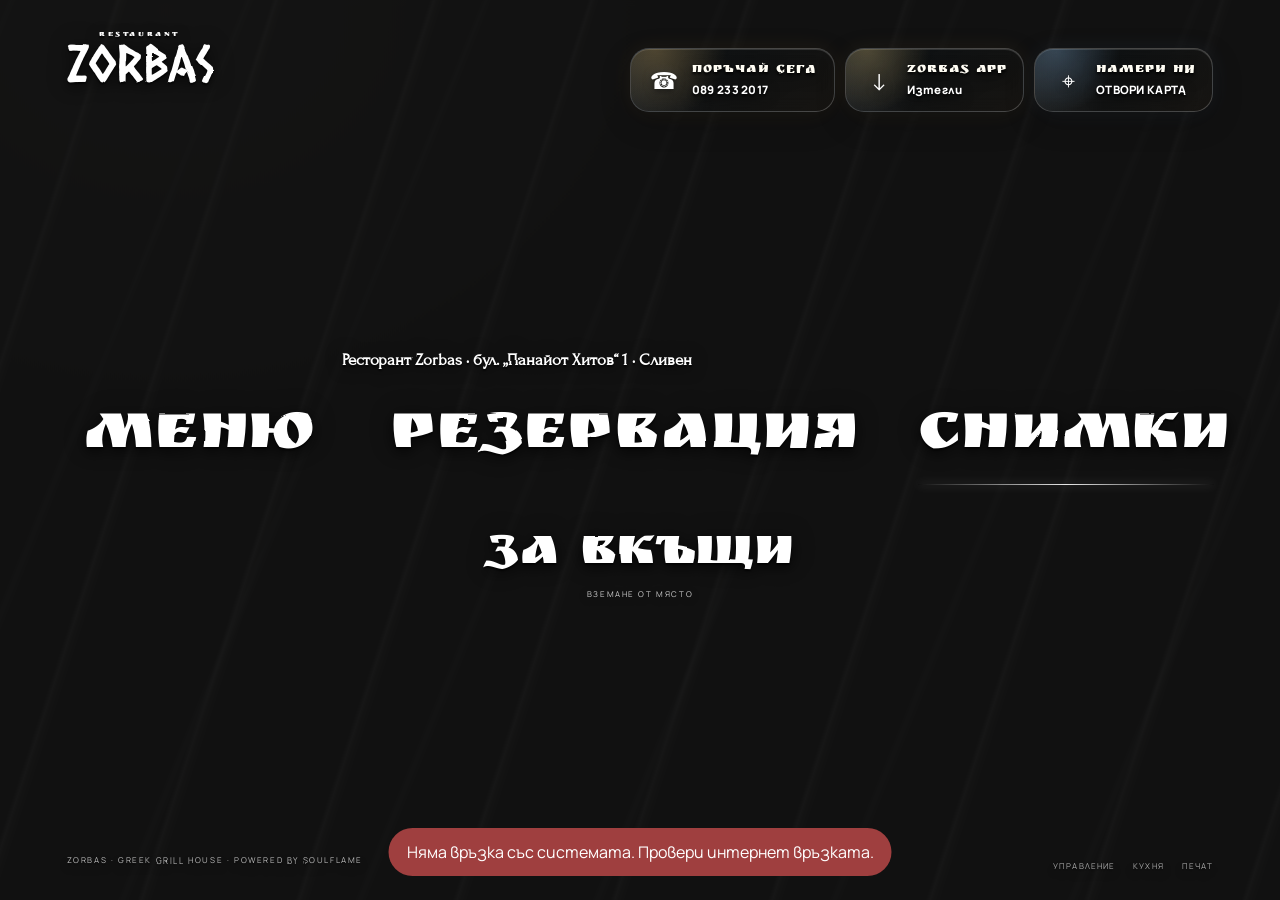
<file: index.html>
<!doctype html><html lang="bg"><head><meta charset="utf-8"><meta name="viewport" content="width=device-width,initial-scale=1,viewport-fit=cover"><meta name="theme-color" content="#597aaf"><meta name="description" content="ZORBAS Greek Grill House — меню, резервации и вземане от място в Сливен."><title>ZORBAS Greek Grill House | Сливен</title><link rel="manifest" href="/manifest.webmanifest?v=launch8"><link rel="icon" href="/icon-192.png?v=tower6" type="image/png"><link rel="apple-touch-icon" href="/apple-touch-icon.png?v=tower6"><meta name="apple-mobile-web-app-capable" content="yes"><meta name="apple-mobile-web-app-title" content="Zorbas"><link rel="preconnect" href="https://fonts.googleapis.com"><link rel="preconnect" href="https://fonts.gstatic.com" crossorigin><link href="https://fonts.googleapis.com/css2?family=Caesar+Dressing&family=Forum&family=Manrope:wght@300;400;500;600;700&family=Ruslan+Display&display=swap" rel="stylesheet"><link rel="stylesheet" href="/site.css?v=20260729-loader4"><style id="loader-critical">html,body{margin:0;min-height:100%;background:#597aaf}#pageLoader{position:fixed!important;z-index:100000!important;inset:0!important;display:grid!important;place-items:center!important;overflow:hidden!important;background:#000!important;opacity:1;visibility:visible;pointer-events:auto}#pageLoader img{display:block!important;width:min(100vw,960px)!important;max-width:100%!important;max-height:100vh!important;object-fit:contain!important}#pageLoader.is-hidden{opacity:0!important;visibility:hidden!important;pointer-events:none!important}#pageLoader.is-visible{opacity:1!important;visibility:visible!important;pointer-events:auto!important}</style></head><body><div class="page-loader" id="pageLoader" aria-hidden="true"><img src="[data-uri]" alt=""></div>
<main class="hero"><header class="header"><a class="brand" href="/" aria-label="Начало"><span>RESTAURANT</span><strong>ZORBAS</strong></a><nav class="header-actions"><a class="header-action phone" href="tel:+359892332017">☎ <span>089 233 2017</span></a><button class="header-action install" type="button" data-install-pwa>⬇ Изтегли</button><a class="header-action map" href="https://www.google.com/maps?q=42.6869547,26.3276717" target="_blank" rel="noopener">⌖ <span>Карта</span></a></nav></header>
<section class="home"><p class="address">Ресторант Zorbas · бул. „Панайот Хитов“ 1 · Сливен</p><nav class="primary-links"><button class="home-link" data-open="menuDialog">МЕНЮ</button><button class="home-link" data-open="reservationDialog">РЕЗЕРВАЦИЯ</button><a class="home-link underlined" href="https://www.google.com/search?tbm=isch&q=Zorbas+Sliven" target="_blank" rel="noopener">СНИМКИ</a></nav><div class="secondary-link"><button class="home-link" data-open="pickupDialog">ЗА ВКЪЩИ<small>Вземане от място</small></button></div></section>
<p class="footer">ZORBAS · GREEK GRILL HOUSE · POWERED BY SOULFLAME</p><nav class="staff-links"><a href="/admin.html">Управление</a><a href="/kitchen.html">Кухня</a><a href="/print.html">Печат</a></nav></main>
<dialog class="dialog" id="menuDialog"><div class="modal"><button class="close">×</button><p class="eyebrow">МЕНЮ</p><h2>Истински гръцки вкус.</h2><p class="lead">Цените и снимките се управляват от Zorbas. AR визуализацията е подготвена като бутон и ще бъде активирана след 3D заснемането на ястията.</p><div class="tabs" id="menuTabs"></div><section class="menu-grid" id="menuGrid"></section></div></dialog>
<dialog class="dialog" id="reservationDialog"><div class="modal"><button class="close">×</button><p class="eyebrow">РЕЗЕРВАЦИЯ</p><h2>Избери свободна маса.</h2><p class="lead">Червените маси са заети за избрания час. Може да се избира само свободна маса.</p><div class="reserve-layout"><section><form class="form-grid" id="reserveSearch"><label><span>Дата</span><input name="date" type="date" required></label><label><span>Час</span><input name="time" type="time" required></label><label><span>Гости</span><input name="guests" type="number" min="1" max="50" value="2" required></label><label><span>Продължителност</span><select name="duration"><option value="90">1:30 ч.</option><option value="120" selected>2 часа</option><option value="150">2:30 ч.</option><option value="180">3 часа</option></select></label><button class="action full" type="submit">ПОКАЖИ СВОБОДНИТЕ МАСИ</button></form><div class="legend"><span><i class="dot free"></i>Свободна</span><span><i class="dot busy"></i>Заета</span></div><form class="form-grid hidden" id="reserveDetails"><label><span>Име</span><input name="name" required></label><label><span>Телефон</span><input name="phone" type="tel" required></label><label class="full"><span>Бележка</span><textarea name="note" placeholder="Детски стол, повод, предпочитание…"></textarea></label><div class="full status" id="selectedTableText"></div><button class="action full" type="submit">РЕЗЕРВИРАЙ МАСАТА</button></form><div id="reservationSuccess"></div></section><section class="map-panel"><div class="tabs" id="areaTabs"></div><div class="area-map" id="publicTableMap"><span class="area-title">Избери дата и час</span></div></section></div></div></dialog>
<dialog class="dialog" id="pickupDialog"><div class="modal"><button class="close">×</button><p class="eyebrow">ЗА ВКЪЩИ</p><h2>Поръчай и вземи от място.</h2><p class="lead">Избери ястия, час за вземане и изпрати поръчката. Пакетът се отбелязва отделно в кухнята и при сервитьорите.</p><div class="pickup-layout"><section><div class="tabs" id="pickupTabs"></div><div class="menu-grid" id="pickupMenu"></div></section><aside class="sticky-cart"><div class="cart" id="pickupCart"></div><div class="cart-total"><span>Общо</span><strong id="pickupTotal">0.00 лв.</strong></div><form class="form-grid" id="pickupForm"><label class="full"><span>Име</span><input name="name" required></label><label class="full"><span>Телефон</span><input name="phone" type="tel" required></label><label class="full"><span>Готово за</span><input name="ready" type="datetime-local" required></label><label class="full"><span>Бележка</span><textarea name="note"></textarea></label><button class="action full" type="submit">ИЗПРАТИ ПОРЪЧКАТА</button></form><div id="pickupSuccess"></div><section class="poll"><button class="action secondary" id="showPoll" type="button">ДОСТАВКИ… ЗА СЕГА</button><div class="hidden" id="pollBox"><p class="eyebrow" style="margin-top:18px">ДО 100% ЗА ДОСТАВКИ</p><div style="font-family:Forum,serif;font-size:58px"><strong id="pollPercent">0</strong>% 👍</div><div class="poll-bar"><div id="pollBar"></div></div><div class="poll-meta"><span><b id="pollVotes">0</b> гласа</span><span>цел: <b id="pollGoal">100</b></span></div><button class="action" id="voteDelivery" type="button" style="width:100%;margin-top:15px">ИСКАМ ДОСТАВКИ</button></div></section></aside></div></div></dialog>
<dialog class="dialog small" id="preorderDialog"><div class="modal"><button class="close">×</button><p class="eyebrow">ХРАНА КЪМ РЕЗЕРВАЦИЯТА</p><h2>Какво да приготвим при пристигане?</h2><p class="lead">Поръчката няма да тръгне автоматично. Сервитьор натиска „Клиентът пристигна“ и тогава се изпраща към кухнята.</p><div class="menu-grid" id="preorderMenu"></div><div class="cart" id="preorderCart"></div><button class="action" id="submitPreorder" style="width:100%">ЗАПАЗИ ХРАНАТА КЪМ РЕЗЕРВАЦИЯТА</button></div></dialog>
<script src="/config.js?v=20260729-pwa8"></script><script src="/public.js?v=20260729-pwa6"></script><script src="/reserve-launcher.js?v=20260730-2"></script></body></html>
</file>
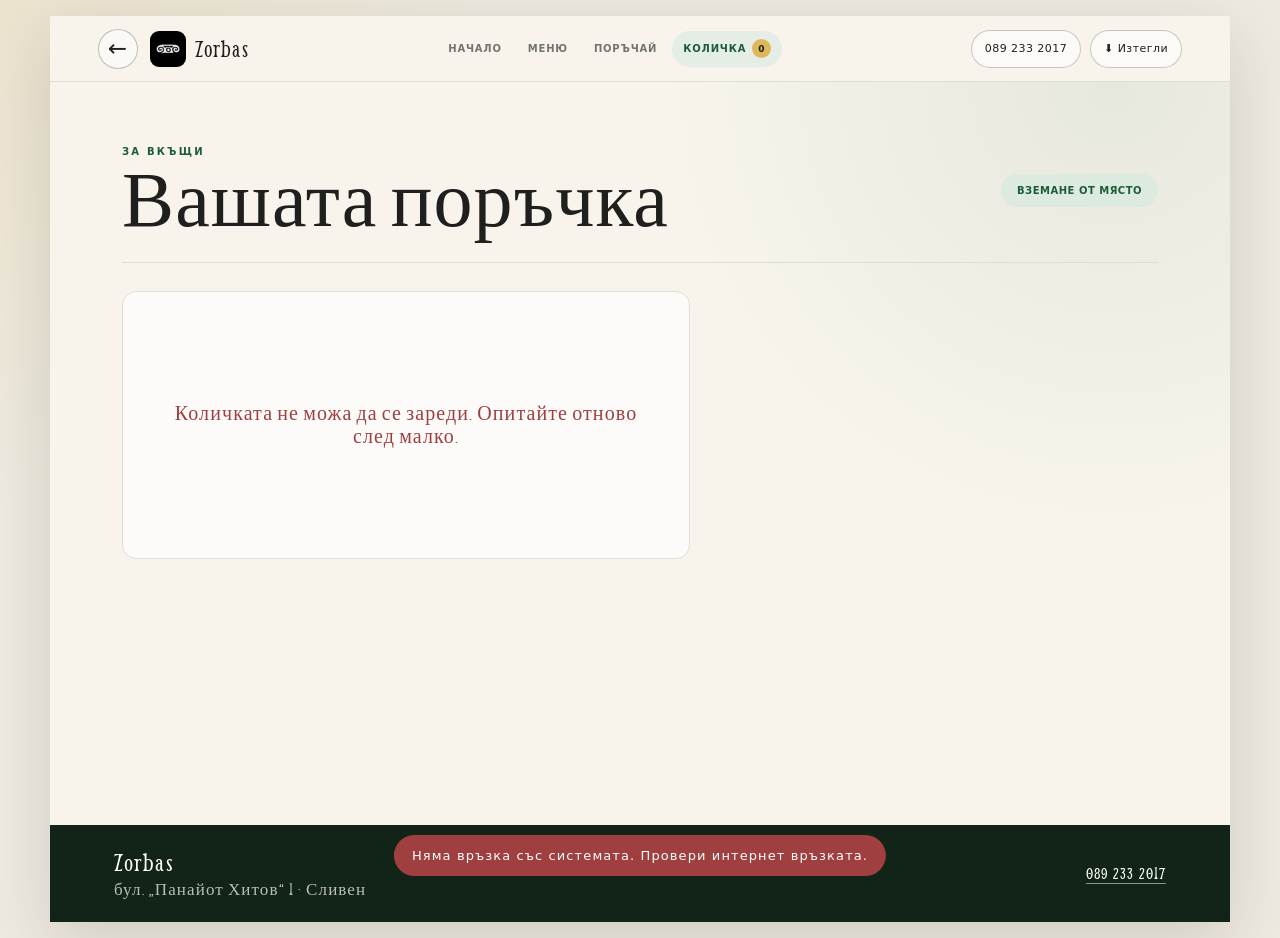
<file: cart.html>
<!doctype html>
<html lang="bg">
<head>
  <meta charset="utf-8">
  <meta name="viewport" content="width=device-width,initial-scale=1,viewport-fit=cover">
  <meta name="theme-color" content="#122418">
  <meta name="description" content="Количка за поръчка от Zorbas — вземане и плащане на място.">
  <title>Вашата поръчка · Zorbas</title>
  <link rel="manifest" href="/manifest.webmanifest?v=launch8">
  <link rel="icon" type="image/png" href="/icon-192.png?v=tower6">
  <link rel="apple-touch-icon" href="/apple-touch-icon.png?v=tower6">
  <link rel="stylesheet" href="/menu.css?v=20260729-pen3">
</head>
<body class="cart-page with-app-navigation">
  <main class="restaurant-app cart-app">
    <header class="subpage-header">
      <nav class="menu-nav subpage-nav" aria-label="Основна навигация">
        <div class="nav-leading">
          <a class="back-button" href="/order.html" aria-label="Назад към поръчката">←</a>
          <a class="brand-link brand-link-dark" href="/" aria-label="Към началната страница">
            <img src="/icon-192.png?v=tower6" alt="" width="36" height="36">
            <span>Zorbas</span>
          </a>
        </div>
        <div class="nav-pages nav-pages-dark" aria-label="Страници">
          <a href="/">Начало</a>
          <a href="/menu.html">Меню</a>
          <a href="/order.html">Поръчай</a>
          <a class="active" href="/cart.html" aria-current="page">Количка <b data-cart-count>0</b></a>
        </div>
        <div class="nav-actions">
          <a class="nav-action nav-action-dark nav-phone" href="tel:+359892332017" aria-label="Обади се на Zorbas">089 233 2017</a>
          <button class="nav-action nav-action-dark install-action" type="button" data-install-pwa>⬇ Изтегли</button>
        </div>
      </nav>
    </header>

    <section class="cart-screen" aria-labelledby="cartTitle">
      <header class="cart-screen-heading">
        <div>
          <p class="section-kicker">ЗА ВКЪЩИ</p>
          <h1 id="cartTitle">Вашата поръчка</h1>
        </div>
        <span class="pickup-badge">Вземане от място</span>
      </header>

      <div class="cart-page-grid">
        <section class="cart-card" aria-label="Продукти в количката">
          <div class="cart-loading" id="cartLoading" role="status">Зареждаме количката…</div>

          <div class="empty-cart empty-cart-page" id="cartEmpty" hidden>
            <span aria-hidden="true">＋</span>
            <p>Количката е празна.</p>
            <small>Върни се в менюто и добави продукт с бутона +.</small>
            <a class="secondary-action" href="/order.html">← КЪМ ПОРЪЧКАТА</a>
          </div>

          <div class="cart-content" id="cartContent" hidden>
            <div class="cart-items cart-items-page" id="cartItems"></div>
            <div class="cart-total cart-total-page">
              <span>Общо</span>
              <strong id="cartTotal">0.00 лв.</strong>
            </div>
            <p class="price-note" id="priceNote" hidden>Цената на някои продукти ще бъде потвърдена на място.</p>
            <a class="continue-shopping" href="/order.html">← Добави още продукти</a>
          </div>
        </section>

        <section class="checkout-card" id="checkoutPanel" aria-label="Данни за поръчката" hidden>
          <h2>Данни за вземане</h2>
          <form class="pickup-form pickup-form-page" id="pickupForm">
            <label>
              <span>Име</span>
              <input name="name" autocomplete="name" required placeholder="Вашето име">
            </label>
            <label>
              <span>Телефон</span>
              <input name="phone" type="tel" autocomplete="tel" inputmode="tel" required placeholder="08…">
            </label>
            <label>
              <span>Час за вземане</span>
              <input name="ready" type="datetime-local" required>
            </label>
            <label>
              <span>Бележка към поръчката</span>
              <textarea name="note" rows="3" placeholder="Например: без лук"></textarea>
            </label>

            <div class="payment-card">
              <span aria-hidden="true">✓</span>
              <div>
                <strong>Плащане на място</strong>
                <small>Поръчката се приготвя за пакет и се взема от ресторанта.</small>
              </div>
            </div>

            <button class="submit-order" type="submit">ПОРЪЧАЙ ЗА ВЗЕМАНЕ</button>
            <p class="order-help">С изпращането заявяваш подготовка на поръчката. Няма онлайн плащане.</p>
          </form>
        </section>
      </div>

      <div class="order-success order-success-page" id="pickupSuccess" hidden aria-live="polite"></div>
    </section>

    <footer class="menu-footer">
      <div>
        <strong>Zorbas</strong>
        <span>бул. „Панайот Хитов“ 1 · Сливен</span>
      </div>
      <a href="tel:+359892332017">089 233 2017</a>
    </footer>
  </main>

  <nav class="app-bottom-nav" aria-label="Навигация">
    <a href="/">
      <span aria-hidden="true">⌂</span>
      <small>Начало</small>
    </a>
    <a href="/menu.html">
      <span aria-hidden="true">☰</span>
      <small>Меню</small>
    </a>
    <a href="/order.html">
      <span aria-hidden="true">↗</span>
      <small>Поръчай</small>
    </a>
    <a class="active" href="/cart.html" aria-current="page">
      <span class="bottom-cart-icon" aria-hidden="true">▢</span>
      <small>Количка</small>
      <b data-cart-count>0</b>
    </a>
  </nav>

  <script src="/config.js?v=20260729-pwa8"></script>
  <script src="/cart.js?v=20260729-cart2"></script>
</body>
</html>
</file>
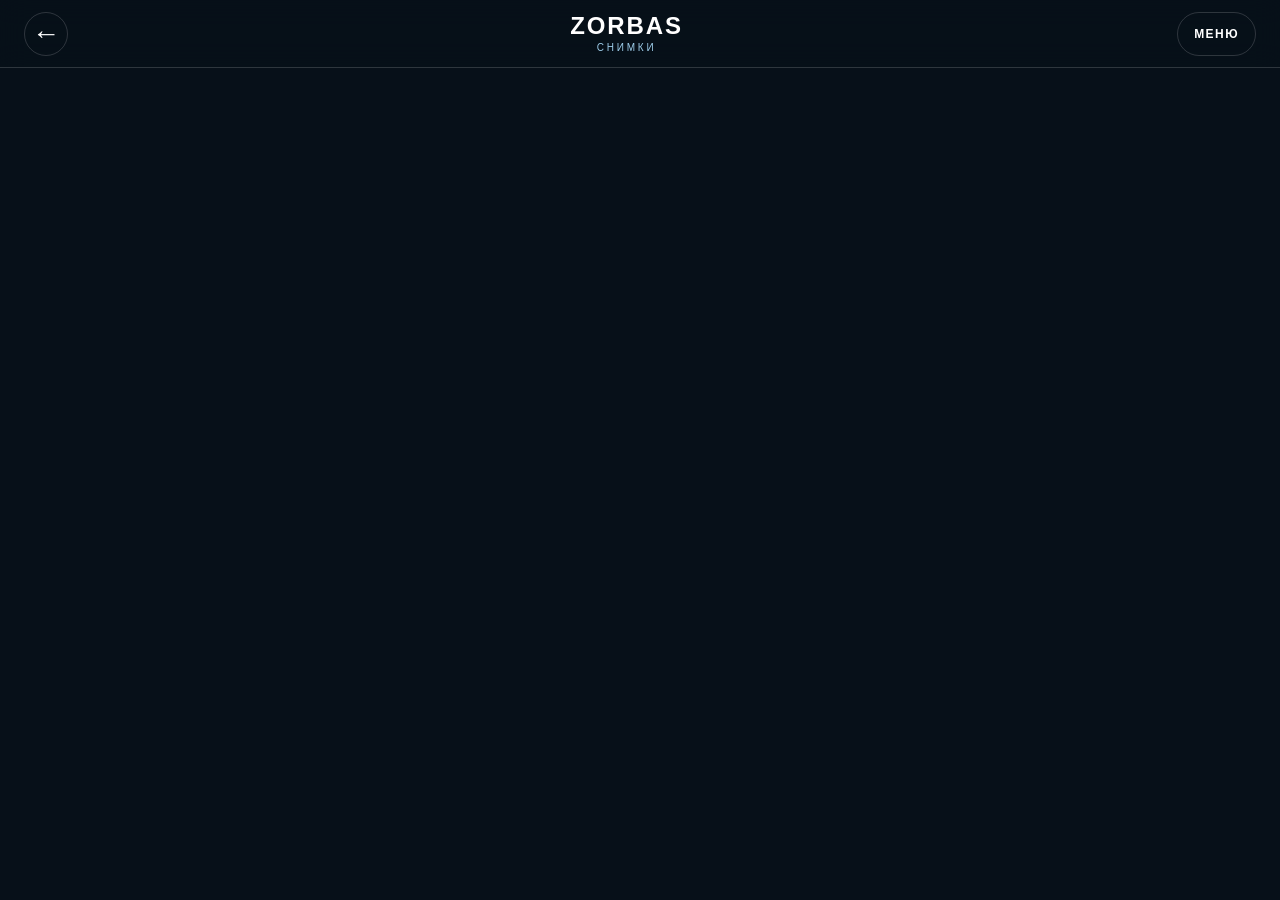
<file: gallery.html>
<!doctype html>
<html lang="bg">
<head>
  <meta charset="utf-8">
  <meta name="viewport" content="width=device-width,initial-scale=1,viewport-fit=cover">
  <meta name="theme-color" content="#0b5f9b">
  <meta name="description" content="Снимки от ZORBAS Greek Grill House — Сливен.">
  <title>Снимки | ZORBAS Greek Grill House</title>
  <link rel="icon" href="/icon-192.png" type="image/png">
  <link rel="preconnect" href="https://cdn.oink.bg">
  <link rel="stylesheet" href="/gallery.css?v=1">
</head>
<body>
  <header class="gallery-header">
    <a class="gallery-back" href="/" aria-label="Назад към началната страница">←</a>
    <div class="gallery-brand">
      <strong>ZORBAS</strong>
      <span>СНИМКИ</span>
    </div>
    <a class="gallery-menu" href="/menu.html">МЕНЮ</a>
  </header>

  <main>
    <section class="gallery-grid" id="galleryGrid" aria-label="Галерия ZORBAS"></section>
  </main>

  <div class="lightbox" id="lightbox" aria-hidden="true" role="dialog" aria-modal="true" aria-label="Преглед на снимка">
    <button class="lightbox-close" id="lightboxClose" type="button" aria-label="Затвори">×</button>
    <button class="lightbox-nav lightbox-prev" id="lightboxPrev" type="button" aria-label="Предишна снимка">‹</button>
    <figure class="lightbox-stage">
      <img id="lightboxImage" alt="ZORBAS Greek Grill House">
      <figcaption id="lightboxCounter"></figcaption>
    </figure>
    <button class="lightbox-nav lightbox-next" id="lightboxNext" type="button" aria-label="Следваща снимка">›</button>
  </div>

  <noscript>За да отвориш галерията, включи JavaScript.</noscript>
  <script src="/gallery.js?v=1" defer></script>
</body>
</html>
</file>
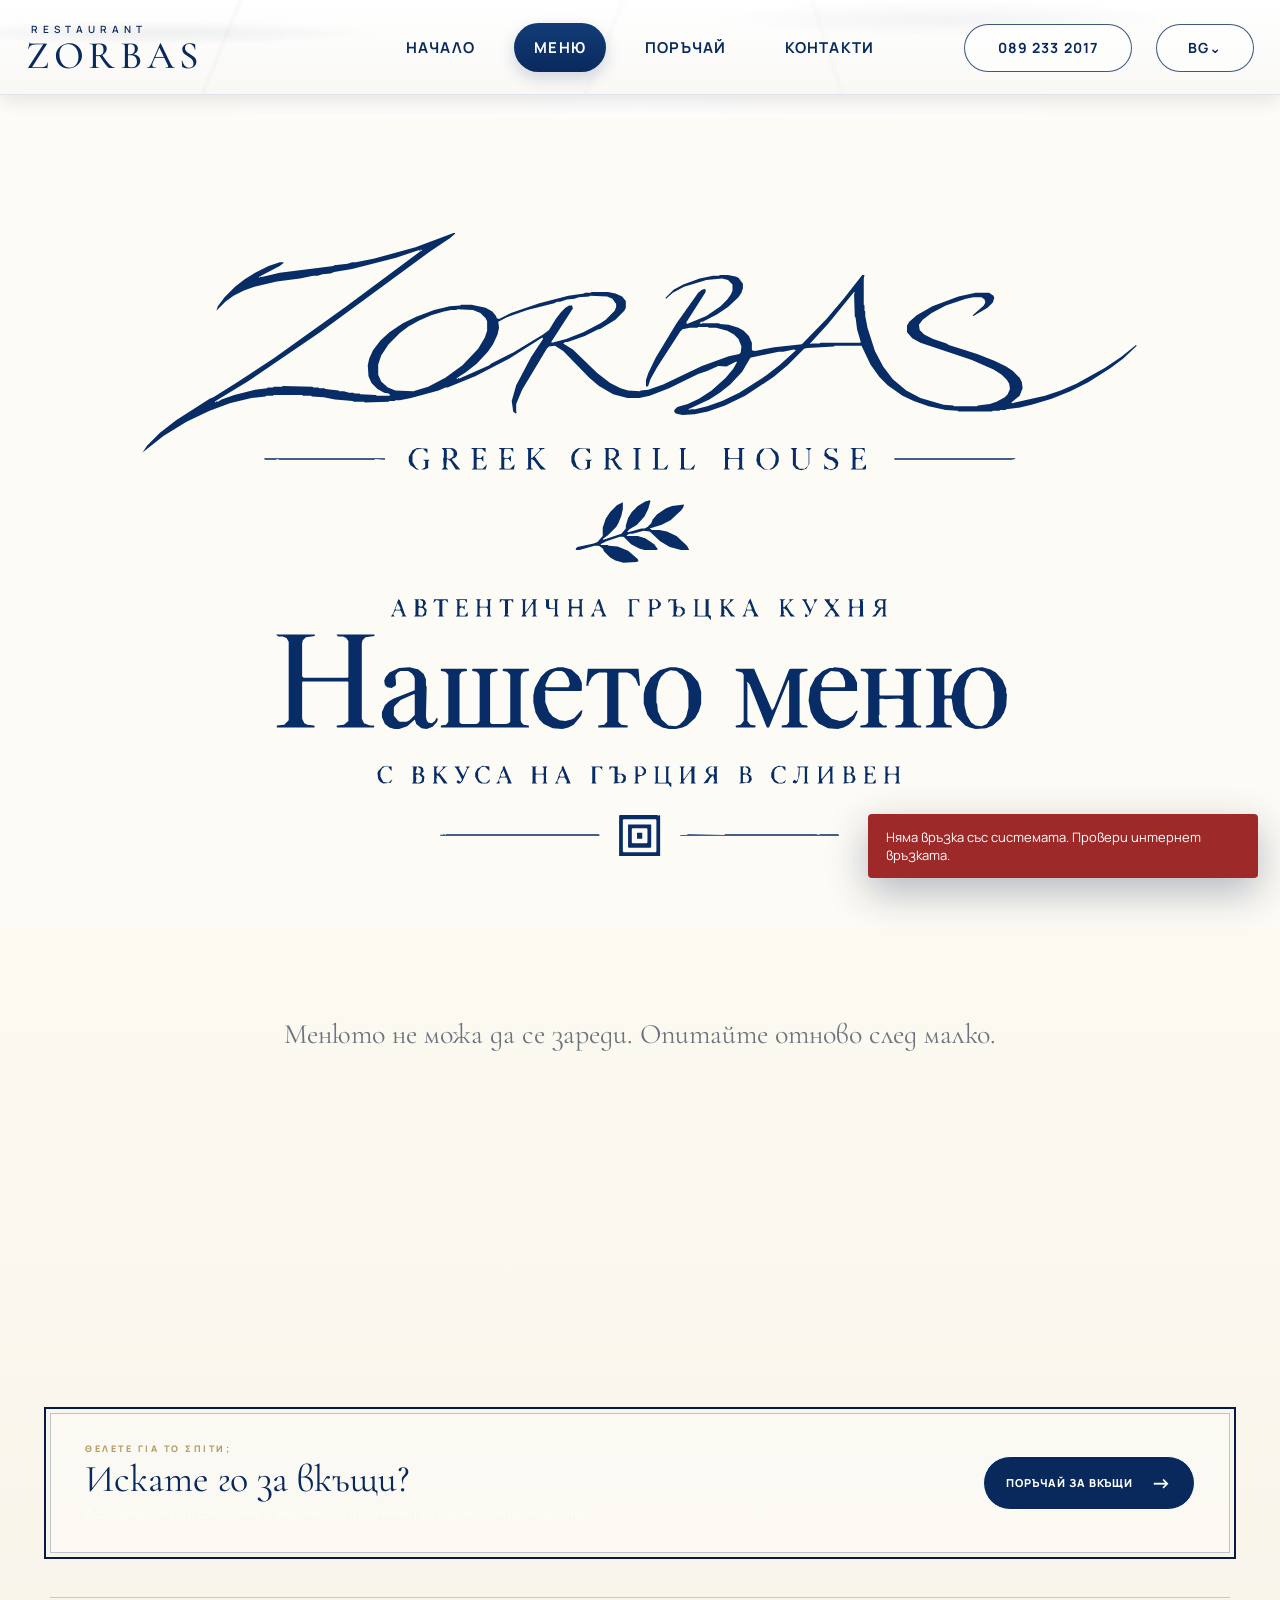
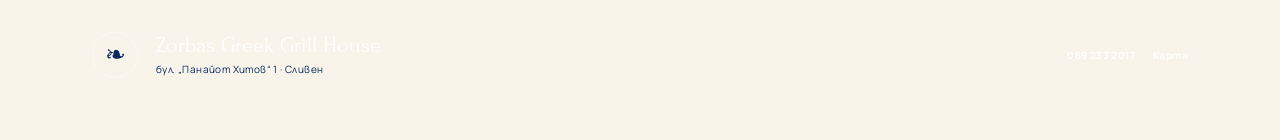
<file: menu.html>
<!doctype html>
<html lang="bg">
<head>
  <meta charset="utf-8">
  <meta name="viewport" content="width=device-width,initial-scale=1,viewport-fit=cover">
  <meta name="theme-color" content="#fbf8ef">
  <meta name="description" content="Разгледайте автентичното гръцко меню на Zorbas Greek Grill House в Сливен.">
  <title>Нашето меню · Zorbas Greek Grill House</title>
  <link rel="manifest" href="/manifest.webmanifest?v=launch8">
  <link rel="icon" type="image/png" href="/icon-192.png?v=tower6">
  <link rel="apple-touch-icon" href="/apple-touch-icon.png?v=tower6">
  <link rel="stylesheet" href="/browse-menu.css?v=20260729-aegean6">
  <link rel="stylesheet" href="/menu-zorbas-20260912.css?v=20260912-6">
  <style>
    .browse-shell::before,.browse-shell::after{display:none!important}
    .logo-stage{
      min-height:0!important;
      margin:0!important;
      padding:0!important;
      overflow:visible!important;
      background:#fdfbf5!important;
      border:0!important;
    }
    .logo-stage::before,.logo-stage::after{display:none!important}

    .menu-hero-1to1{
      position:relative;
      width:min(1080px,calc(100% - 44px));
      aspect-ratio:1448/1086;
      margin:24px auto 18px;
      overflow:hidden;
      background:#fdfbf5;
    }
    .menu-hero-1to1 img{
      position:absolute;
      inset:0;
      display:block;
      width:100%;
      height:100%;
      object-fit:contain;
      pointer-events:none;
      user-select:none;
    }

    .menu-heading{display:none!important}
    .temple-menu{margin:0!important;padding-top:0!important}
    .printed-menu{margin-top:0!important}

    @media(max-width:760px){
      .menu-hero-1to1{
        width:calc(100% - 16px);
        margin:12px auto 8px;
      }
    }
  </style>
</head>
<body>
  <header class="browse-topbar">
    <nav class="browse-nav" aria-label="Основна навигация">
      <div class="browse-nav-leading">
        <a class="browse-back" href="/" aria-label="Назад към началната страница">←</a>
        <a class="browse-wordmark" href="/" aria-label="Zorbas — начална страница">
          <span>RESTAURANT</span>
          <strong>ZORBAS</strong>
        </a>
      </div>

      <div class="browse-nav-pages">
        <a href="/">Начало</a>
        <a class="active" href="/menu.html" aria-current="page">Меню</a>
        <a href="/order.html">Поръчай</a>
        <a href="/#contact">Контакти</a>
      </div>

      <div class="browse-nav-actions">
        <a class="browse-phone" href="tel:+359892332017">089 233 2017</a>
        <span class="browse-lang" aria-label="Език: български">BG⌄</span>
        <button class="browse-install" type="button" data-install-pwa>⬇ Изтегли</button>
      </div>
    </nav>
  </header>

  <main class="browse-shell">
    <section class="logo-stage" aria-label="Zorbas Greek Grill House — Нашето меню">
      <div class="menu-hero-1to1" role="img" aria-label="Zorbas Greek Grill House — Нашето меню">
        <img src="/assets/menu-hero-layer-1.svg?v=20260912-v1" alt="">
        <img src="/assets/menu-hero-layer-2.svg?v=20260912-v1" alt="">
        <img src="/assets/menu-hero-layer-3.svg?v=20260912-v1" alt="">
        <img src="/assets/menu-hero-layer-4.svg?v=20260912-v1" alt="">
        <img src="/assets/menu-hero-layer-5.svg?v=20260912-v1" alt="">
        <img src="/assets/menu-hero-layer-6.svg?v=20260912-v1" alt="">
      </div>
    </section>

    <div class="temple-menu">
      <div class="greek-column greek-column-left" aria-hidden="true">
        <div class="column-shaft"></div>
        <div class="column-base"></div>
      </div>

      <div class="temple-content">
        <div class="menu-heading" aria-hidden="true">
          <div>
            <p>АВТЕНТИЧНА ГРЪЦКА КУХНЯ</p>
            <h1 id="menuTitle">Нашето меню</h1>
            <span>С вкуса на Гърция в Сливен</span>
          </div>
        </div>

        <section class="printed-menu" id="printedMenu" aria-label="Ястия">
          <div class="menu-paper-corner menu-paper-corner-top" aria-hidden="true"></div>
          <div class="browse-state" id="menuState" role="status">Подреждаме менюто…</div>
          <div class="menu-sections" id="menuSections"></div>
          <div class="menu-paper-corner menu-paper-corner-bottom" aria-hidden="true"></div>
        </section>
      </div>

      <div class="greek-column greek-column-right" aria-hidden="true">
        <div class="column-shaft"></div>
        <div class="column-base"></div>
      </div>
    </div>

    <section class="order-callout">
      <div>
        <p>ΘΕΛΕΤΕ ΓΙΑ ΤΟ ΣΠΙΤИ;</p>
        <h2>Искате го за вкъщи?</h2>
        <span>Добавете ястия в количката, изберете час и платете при вземане от ресторанта.</span>
      </div>
      <a href="/order.html">ПОРЪЧАЙ ЗА ВКЪЩИ <b aria-hidden="true">→</b></a>
    </section>

    <footer class="browse-footer">
      <div class="footer-emblem" aria-hidden="true">❧</div>
      <div>
        <strong>Zorbas Greek Grill House</strong>
        <span>бул. „Панайот Хитов“ 1 · Сливен</span>
      </div>
      <div class="footer-links">
        <a href="tel:+359892332017">089 233 2017</a>
        <a href="https://www.google.com/maps?q=42.6869547,26.3276717" target="_blank" rel="noopener">Карта</a>
      </div>
    </footer>
  </main>

  <nav class="browse-bottom-nav" aria-label="Мобилна навигация">
    <a href="/">
      <span aria-hidden="true">⌂</span>
      <small>Начало</small>
    </a>
    <a class="active" href="/menu.html" aria-current="page">
      <span aria-hidden="true">☰</span>
      <small>Меню</small>
    </a>
    <a href="/order.html">
      <span aria-hidden="true">↗</span>
      <small>Поръчай</small>
    </a>
    <a href="/cart.html">
      <span aria-hidden="true">▢</span>
      <small>Количка</small>
      <b data-cart-count hidden>0</b>
    </a>
  </nav>

  <script src="/config.js?v=20260729-pwa8"></script>
  <script src="/browse-menu.js?v=20260912-photo1"></script>
</body>
</html>
</file>
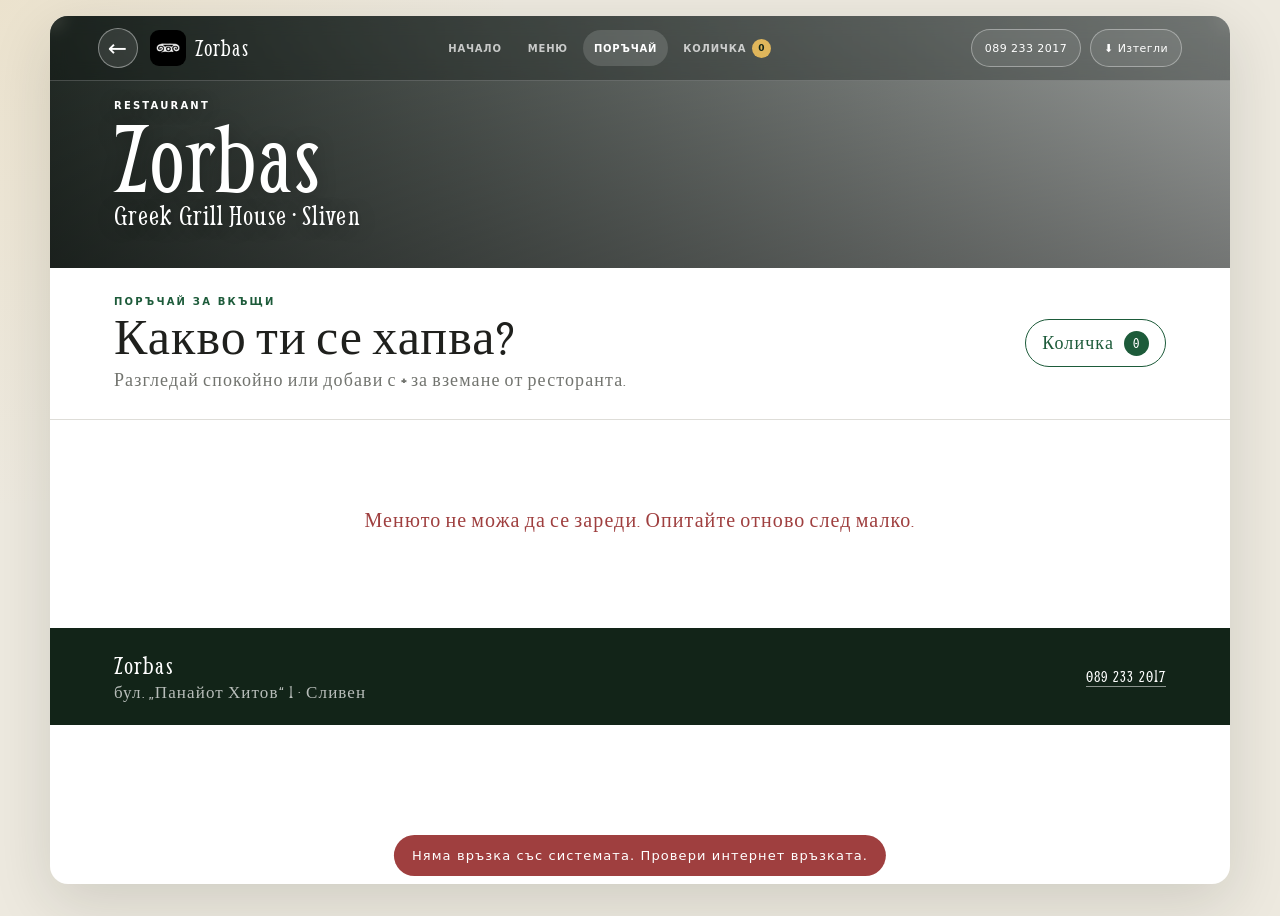
<file: order.html>
<!doctype html>
<html lang="bg">
<head>
  <meta charset="utf-8">
  <meta name="viewport" content="width=device-width,initial-scale=1,viewport-fit=cover">
  <meta name="theme-color" content="#122418">
  <meta name="description" content="Поръчай храна за вкъщи от ресторант Zorbas в Сливен. Вземане и плащане на място.">
  <title>Поръчай за вкъщи · Zorbas</title>
  <link rel="manifest" href="/manifest.webmanifest?v=launch8">
  <link rel="icon" type="image/png" href="/icon-192.png?v=tower6">
  <link rel="apple-touch-icon" href="/apple-touch-icon.png?v=tower6">
  <link rel="stylesheet" href="/menu.css?v=20260729-pen3">
  <style>
    .quantity-stepper {
      width: 118px;
      height: 50px;
      display: grid;
      grid-template-columns: 38px 42px 38px;
      align-items: center;
      overflow: hidden;
      border: 1.5px solid var(--green);
      border-radius: 999px;
      background: #fff;
      box-shadow: 0 7px 20px rgba(29, 91, 58, .12);
    }

    .quantity-button,
    .quantity-input {
      height: 48px;
      border: 0;
      background: transparent;
      color: var(--green);
      font-family: system-ui, sans-serif;
    }

    .quantity-button {
      display: grid;
      place-items: center;
      font-size: 24px;
      font-weight: 400;
      line-height: 1;
    }

    .quantity-button:hover,
    .quantity-button:focus-visible {
      background: #e7f1ea;
      outline: 0;
    }

    .quantity-button-plus {
      background: var(--green);
      color: #fff;
    }

    .quantity-button-plus:hover,
    .quantity-button-plus:focus-visible {
      background: #15472d;
    }

    .quantity-input {
      width: 42px;
      padding: 0;
      outline: 0;
      font-size: 17px;
      font-weight: 750;
      text-align: center;
      appearance: textfield;
      -moz-appearance: textfield;
    }

    .quantity-input::-webkit-inner-spin-button,
    .quantity-input::-webkit-outer-spin-button {
      margin: 0;
      appearance: none;
      -webkit-appearance: none;
    }

    .quantity-input:focus {
      background: #f1f7f3;
    }

    @media (max-width: 600px) {
      .menu-item.has-quantity {
        grid-template-columns: 78px minmax(0, 1fr);
        row-gap: 4px;
      }

      .menu-item.has-quantity .item-visual {
        grid-row: 1 / span 2;
      }

      .menu-item.has-quantity .item-action {
        grid-column: 2;
        justify-items: start;
      }

      .quantity-stepper {
        width: 108px;
        height: 44px;
        grid-template-columns: 34px 40px 34px;
      }

      .quantity-button,
      .quantity-input {
        height: 42px;
      }

      .quantity-button {
        font-size: 22px;
      }

      .quantity-input {
        width: 40px;
        font-size: 16px;
      }
    }

    @media (max-width: 410px) {
      .menu-item.has-quantity {
        grid-template-columns: 68px minmax(0, 1fr);
      }
    }
  </style>
</head>
<body class="with-app-navigation">
  <main class="restaurant-app menu-app">
    <header class="menu-navbar">
      <nav class="menu-nav" aria-label="Основна навигация">
        <div class="nav-leading">
          <a class="back-button back-button-light" href="/menu.html" aria-label="Назад към менюто">←</a>
          <a class="brand-link" href="/" aria-label="Към началната страница">
            <img src="/icon-192.png?v=tower6" alt="" width="36" height="36">
            <span>Zorbas</span>
          </a>
        </div>
        <div class="nav-pages" aria-label="Страници">
          <a href="/">Начало</a>
          <a href="/menu.html">Меню</a>
          <a class="active" href="/order.html" aria-current="page">Поръчай</a>
          <a href="/cart.html">Количка <b data-cart-count>0</b></a>
        </div>
        <div class="nav-actions">
          <a class="nav-action nav-phone" href="tel:+359892332017" aria-label="Обади се на Zorbas">089 233 2017</a>
          <button class="nav-action install-action" type="button" data-install-pwa>⬇ Изтегли</button>
        </div>
      </nav>
      <div class="navbar-text">
        <p class="eyebrow">RESTAURANT</p>
        <h1>Zorbas</h1>
        <p>Greek Grill House · Sliven</p>
      </div>
    </header>

    <section class="menu-intro" aria-labelledby="menuTitle">
      <div>
        <p class="section-kicker">ПОРЪЧАЙ ЗА ВКЪЩИ</p>
        <h2 id="menuTitle">Какво ти се хапва?</h2>
        <p>Разгледай спокойно или добави с <b>+</b> за вземане от ресторанта.</p>
      </div>
      <a class="cart-shortcut" id="cartShortcut" href="/cart.html" aria-label="Отвори количката">
        <span>Количка</span>
        <b id="shortcutCount">0</b>
      </a>
    </section>

    <section class="catalog-panel catalog-panel-wide" aria-label="Продукти">
      <div class="category-tabs" id="menuTabs" aria-label="Категории"></div>
      <div class="menu-state" id="menuState" role="status">Зареждаме менюто…</div>
      <div class="menu-list menu-list-wide" id="menuList"></div>
    </section>

    <footer class="menu-footer">
      <div>
        <strong>Zorbas</strong>
        <span>бул. „Панайот Хитов“ 1 · Сливен</span>
      </div>
      <a href="tel:+359892332017">089 233 2017</a>
    </footer>
  </main>

  <a class="mobile-cart-bar" id="mobileCartBar" href="/cart.html" hidden>
    <span><b id="mobileCartCount">0</b> продукта</span>
    <strong id="mobileCartTotal">0.00 лв.</strong>
    <span>Към количката →</span>
  </a>

  <nav class="app-bottom-nav" aria-label="Навигация">
    <a href="/">
      <span aria-hidden="true">⌂</span>
      <small>Начало</small>
    </a>
    <a href="/menu.html">
      <span aria-hidden="true">☰</span>
      <small>Меню</small>
    </a>
    <a class="active" href="/order.html" aria-current="page">
      <span aria-hidden="true">↗</span>
      <small>Поръчай</small>
    </a>
    <a href="/cart.html">
      <span class="bottom-cart-icon" aria-hidden="true">▢</span>
      <small>Количка</small>
      <b data-cart-count>0</b>
    </a>
  </nav>

  <script src="/config.js?v=20260729-pwa8"></script>
  <script src="/order.js?v=20260730-quantity1"></script>
</body>
</html>
</file>
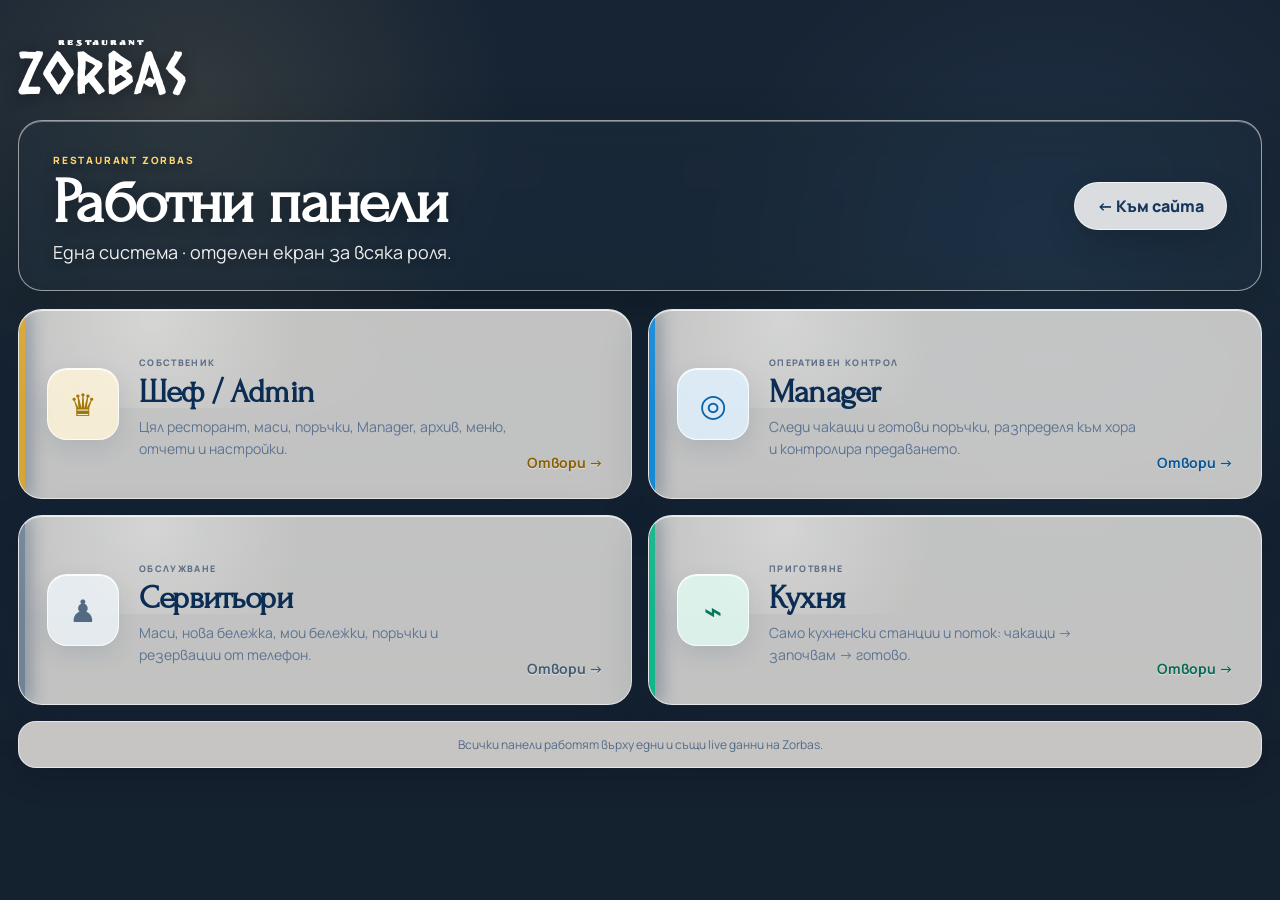
<file: panels.html>
<!doctype html>
<html lang="bg">
<head>
  <meta charset="utf-8">
  <meta name="viewport" content="width=device-width,initial-scale=1,viewport-fit=cover">
  <meta name="theme-color" content="#203244">
  <title>ZORBAS · Панели</title>
  <link rel="icon" href="/icon-192.png?v=tower6" type="image/png">
  <link rel="apple-touch-icon" href="/apple-touch-icon.png?v=tower6">
  <link rel="preconnect" href="https://fonts.googleapis.com">
  <link rel="preconnect" href="https://fonts.gstatic.com" crossorigin>
  <link href="https://fonts.googleapis.com/css2?family=Caesar+Dressing&family=Forum&family=Manrope:wght@400;500;600;700;800&family=Ruslan+Display&display=swap" rel="stylesheet">
  <link rel="stylesheet" href="/role-panels.css?v=20260912-role2">
</head>
<body class="zr-role-hub-page">
  <main class="zr-role-hub">
    <a class="zr-role-brand" href="/" aria-label="Zorbas начало"><span>RESTAURANT</span><strong>ZORBAS</strong></a>

    <header class="zr-role-hub-head">
      <div>
        <small>RESTAURANT ZORBAS</small>
        <h1>Работни панели</h1>
        <p>Една система · отделен екран за всяка роля.</p>
      </div>
      <a class="zr-role-site-link" href="/">← Към сайта</a>
    </header>

    <section class="zr-role-grid" aria-label="Избери работен панел">
      <a class="zr-role-card zr-owner" href="/admin.html">
        <span class="zr-role-icon">♛</span>
        <div><small>СОБСТВЕНИК</small><h2>Шеф / Admin</h2><p>Цял ресторант, маси, поръчки, Manager, архив, меню, отчети и настройки.</p></div>
        <b>Отвори →</b>
      </a>

      <a class="zr-role-card zr-manager" href="/manager.html">
        <span class="zr-role-icon">◎</span>
        <div><small>ОПЕРАТИВЕН КОНТРОЛ</small><h2>Manager</h2><p>Следи чакащи и готови поръчки, разпределя към хора и контролира предаването.</p></div>
        <b>Отвори →</b>
      </a>

      <a class="zr-role-card zr-waiter" href="/waiter.html">
        <span class="zr-role-icon">♟</span>
        <div><small>ОБСЛУЖВАНЕ</small><h2>Сервитьори</h2><p>Маси, нова бележка, мои бележки, поръчки и резервации от телефон.</p></div>
        <b>Отвори →</b>
      </a>

      <a class="zr-role-card zr-kitchen" href="/kitchen-panel.html">
        <span class="zr-role-icon">⌁</span>
        <div><small>ПРИГОТВЯНЕ</small><h2>Кухня</h2><p>Само кухненски станции и поток: чакащи → започвам → готово.</p></div>
        <b>Отвори →</b>
      </a>
    </section>

    <footer class="zr-role-hub-foot">Всички панели работят върху едни и същи live данни на Zorbas.</footer>
  </main>
</body>
</html>
</file>
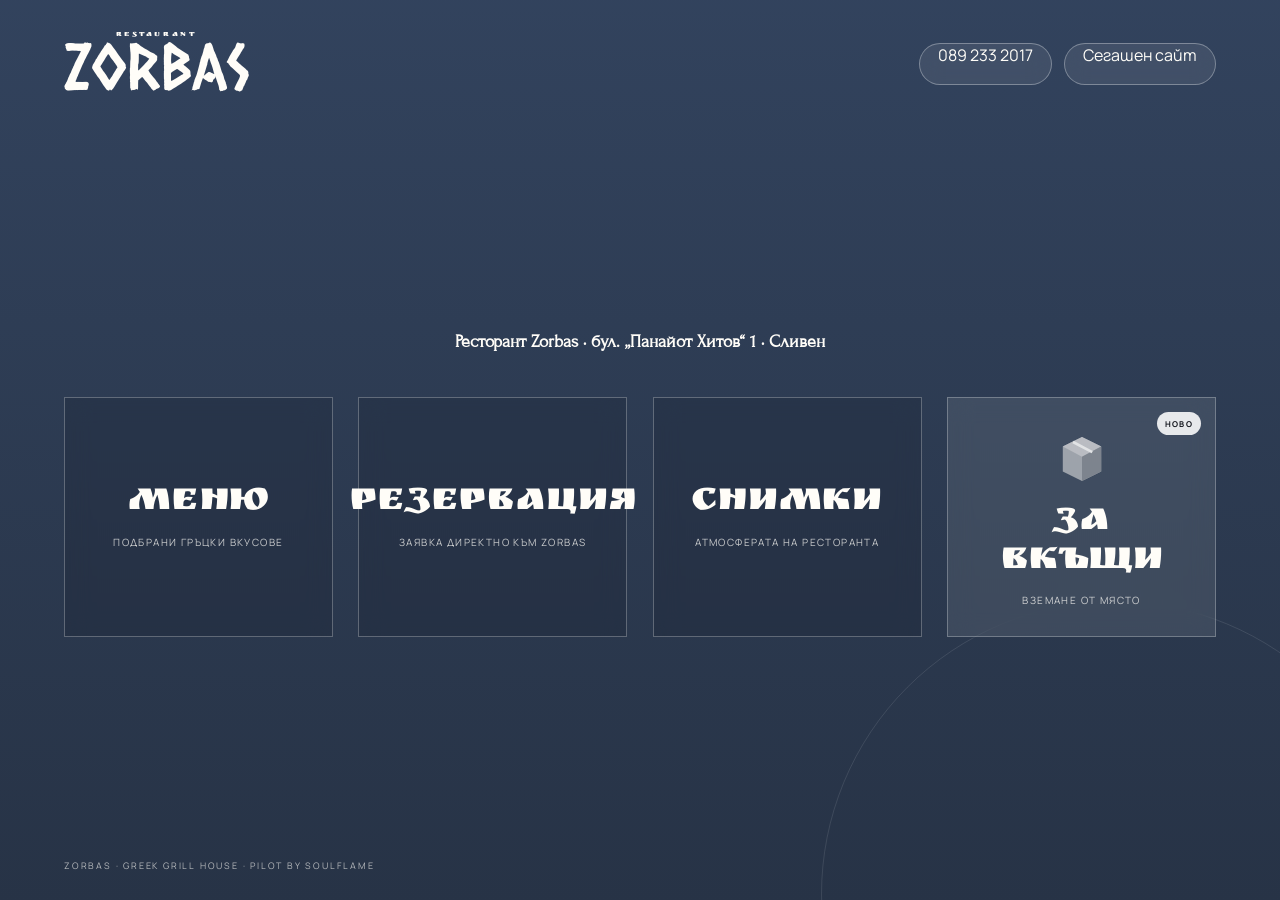
<file: pilot.html>
<!DOCTYPE html>
<html lang="bg">
<head>
  <meta charset="UTF-8">
  <meta name="viewport" content="width=device-width, initial-scale=1.0">
  <meta name="description" content="ZORBAS Greek Grill House — резервации, меню и вземане от място.">
  <meta name="theme-color" content="#597aaf">
  <title>ZORBAS · Pilot</title>
  <link rel="preconnect" href="https://fonts.googleapis.com">
  <link rel="preconnect" href="https://fonts.gstatic.com" crossorigin>
  <link href="https://fonts.googleapis.com/css2?family=Caesar+Dressing&family=Forum&family=Manrope:wght@300;400;500;600&family=Ruslan+Display&display=swap" rel="stylesheet">
  <style>
    :root {
      --aegean: #597aaf;
      --aegean-deep: #48699d;
      --paper: #f2eee6;
      --white: #fffdf8;
      --ink: #10131a;
      --muted: #94989f;
      --line: rgba(255,255,255,.32);
      --ease: cubic-bezier(.76,0,.24,1);
    }
    * { box-sizing: border-box; }
    html, body { width:100%; min-height:100%; margin:0; }
    body {
      overflow-x:hidden;
      background:var(--aegean);
      color:var(--white);
      font-family:"Manrope",sans-serif;
      -webkit-font-smoothing:antialiased;
    }
    button, input, select, textarea { font:inherit; }
    button, a { -webkit-tap-highlight-color:transparent; }
    button { color:inherit; }
    a { color:inherit; text-decoration:none; }
    .hero {
      position:relative;
      min-height:100dvh;
      overflow:hidden;
      display:grid;
      place-items:center;
      padding:130px clamp(24px,5vw,80px) 62px;
      isolation:isolate;
    }
    .hero::before {
      content:"";
      position:absolute;
      inset:0;
      z-index:-2;
      background:
        linear-gradient(rgba(8,7,5,.48),rgba(8,7,5,.62)),
        url("https://images.unsplash.com/photo-1517248135467-4c7edcad34c4?auto=format&fit=crop&w=2200&q=90") center/cover no-repeat;
      transform:scale(1.04);
      animation:breathe 14s ease-in-out infinite alternate;
    }
    .hero::after {
      content:"";
      position:absolute;
      inset:auto -10vw -32vh auto;
      width:65vh;
      height:65vh;
      border:1px solid rgba(255,255,255,.1);
      border-radius:50%;
      z-index:-1;
    }
    @keyframes breathe { to { transform:scale(1.09); } }
    .header {
      position:absolute;
      top:0; left:0; right:0;
      z-index:5;
      display:flex;
      align-items:flex-start;
      justify-content:space-between;
      padding:30px clamp(24px,5vw,80px);
    }
    .brand { display:grid; justify-items:center; text-transform:uppercase; }
    .brand span {
      font-family:"Ruslan Display",sans-serif;
      font-size:8px;
      letter-spacing:.32em;
    }
    .brand strong {
      font-family:"Caesar Dressing",cursive;
      font-size:clamp(44px,5vw,66px);
      line-height:.82;
      font-weight:400;
    }
    .top-actions { display:flex; gap:12px; align-items:center; padding-top:13px; }
    .ghost {
      min-height:42px;
      padding:0 18px;
      border:1px solid var(--line);
      border-radius:999px;
      background:rgba(255,255,255,.08);
      backdrop-filter:blur(10px);
      cursor:pointer;
    }
    .hero-inner { width:min(1280px,100%); text-align:center; }
    .address {
      margin:0 0 clamp(30px,5vh,56px);
      font-family:"Forum",serif;
      font-size:clamp(16px,1.4vw,24px);
      font-weight:600;
    }
    .main-actions {
      display:grid;
      grid-template-columns:repeat(4,minmax(0,1fr));
      gap:clamp(14px,2vw,30px);
      align-items:stretch;
    }
    .main-action {
      position:relative;
      min-height:220px;
      padding:28px 20px;
      border:1px solid rgba(255,255,255,.27);
      background:rgba(20,25,33,.18);
      backdrop-filter:blur(12px);
      display:flex;
      flex-direction:column;
      align-items:center;
      justify-content:center;
      gap:12px;
      cursor:pointer;
      transition:transform .25s ease, background .25s ease, border-color .25s ease;
    }
    .main-action:hover, .main-action:focus-visible {
      transform:translateY(-6px);
      background:rgba(255,255,255,.14);
      border-color:rgba(255,255,255,.62);
    }
    .main-action strong {
      font-family:"Ruslan Display",sans-serif;
      font-size:clamp(30px,3.2vw,56px);
      font-weight:400;
      line-height:.95;
    }
    .main-action small {
      max-width:200px;
      font-size:10px;
      line-height:1.5;
      letter-spacing:.14em;
      text-transform:uppercase;
      opacity:.75;
    }
    .package-mini {
      width:64px; height:64px;
      opacity:.9;
      margin-bottom:2px;
    }
    .pickup-action { background:rgba(195,198,203,.13); }
    .pickup-action::after {
      content:"НОВО";
      position:absolute;
      top:14px; right:14px;
      padding:6px 8px;
      border-radius:999px;
      background:rgba(255,255,255,.88);
      color:var(--ink);
      font-size:8px;
      font-weight:700;
      letter-spacing:.16em;
    }
    .footer-note {
      position:absolute;
      left:clamp(24px,5vw,80px);
      bottom:28px;
      margin:0;
      font-size:9px;
      letter-spacing:.2em;
      opacity:.65;
    }
    dialog {
      width:min(680px,calc(100% - 28px));
      max-height:calc(100dvh - 28px);
      padding:0;
      border:0;
      border-radius:22px;
      background:var(--paper);
      color:var(--ink);
      box-shadow:0 30px 90px rgba(0,0,0,.38);
      overflow:auto;
    }
    dialog::backdrop { background:rgba(8,10,15,.72); backdrop-filter:blur(7px); }
    .dialog-inner { position:relative; padding:clamp(26px,5vw,52px); }
    .close {
      position:absolute;
      top:18px; right:18px;
      width:42px; height:42px;
      border:1px solid rgba(16,19,26,.18);
      border-radius:50%;
      background:transparent;
      color:var(--ink);
      font-size:24px;
      cursor:pointer;
    }
    .kicker {
      margin:0 0 18px;
      font-size:9px;
      letter-spacing:.28em;
      font-weight:700;
    }
    dialog h2 {
      margin:0 0 12px;
      font-family:"Forum",serif;
      font-size:clamp(46px,9vw,76px);
      line-height:.92;
      font-weight:400;
    }
    .lead-dark {
      margin:0 0 24px;
      color:rgba(16,19,26,.68);
      line-height:1.75;
      font-size:13px;
    }
    .pickup-box {
      display:grid;
      grid-template-columns:150px 1fr;
      gap:30px;
      align-items:center;
      margin:22px 0 28px;
      padding:24px;
      border:1px solid rgba(16,19,26,.14);
      background:#e1e2e4;
    }
    .package-large { width:100%; max-width:140px; }
    .pickup-box h3 {
      margin:0 0 4px;
      font-family:"Forum",serif;
      font-size:40px;
      font-weight:400;
    }
    .pickup-box p {
      margin:0;
      font-size:11px;
      letter-spacing:.08em;
      text-transform:uppercase;
      color:#555b63;
    }
    .ellipsis-link {
      display:inline-flex;
      margin-top:14px;
      padding:0;
      border:0;
      border-bottom:1px solid currentColor;
      background:transparent;
      color:var(--ink);
      font-weight:600;
      cursor:pointer;
    }
    .poll { display:none; margin-top:26px; }
    .poll.is-open { display:block; }
    .poll-head { display:flex; align-items:end; justify-content:space-between; gap:20px; }
    .poll-number {
      font-family:"Forum",serif;
      font-size:62px;
      line-height:1;
    }
    .poll-number span { font-size:26px; }
    .progress {
      height:13px;
      margin:14px 0 10px;
      border-radius:999px;
      background:rgba(16,19,26,.12);
      overflow:hidden;
    }
    .progress > div {
      width:0%;
      height:100%;
      border-radius:inherit;
      background:var(--aegean);
      transition:width .7s var(--ease);
    }
    .poll-meta {
      display:flex;
      justify-content:space-between;
      gap:20px;
      font-size:11px;
      color:rgba(16,19,26,.62);
    }
    .vote-button {
      width:100%;
      min-height:58px;
      margin-top:20px;
      border:0;
      background:var(--aegean);
      color:var(--white);
      font-weight:700;
      letter-spacing:.08em;
      cursor:pointer;
    }
    .vote-button[disabled] { opacity:.55; cursor:default; }
    form { display:grid; grid-template-columns:1fr 1fr; gap:15px; }
    label { display:grid; gap:7px; }
    label span {
      font-size:9px;
      font-weight:700;
      letter-spacing:.16em;
      text-transform:uppercase;
    }
    input, select, textarea {
      width:100%;
      min-height:48px;
      border:1px solid rgba(16,19,26,.18);
      background:rgba(255,255,255,.56);
      color:var(--ink);
      padding:0 13px;
      outline:none;
    }
    textarea { min-height:84px; padding-top:12px; resize:vertical; }
    .full { grid-column:1/-1; }
    .submit {
      min-height:54px;
      border:0;
      background:var(--aegean);
      color:var(--white);
      cursor:pointer;
      font-weight:700;
    }
    .status { min-height:20px; margin:14px 0 0; font-size:12px; }
    .menu-list { display:grid; gap:10px; margin-top:24px; }
    .menu-row {
      display:grid;
      grid-template-columns:1fr auto;
      gap:16px;
      padding:16px 0;
      border-bottom:1px solid rgba(16,19,26,.12);
    }
    .menu-row h3 { margin:0 0 5px; font-family:"Forum",serif; font-size:26px; }
    .menu-row p { margin:0; font-size:11px; color:rgba(16,19,26,.6); }
    .price { font-weight:700; white-space:nowrap; }
    .empty { padding:20px; background:rgba(16,19,26,.05); font-size:12px; line-height:1.6; }
    @media (max-width:900px) {
      .main-actions { grid-template-columns:repeat(2,1fr); }
    }
    @media (max-width:620px) {
      .hero { padding-top:120px; }
      .top-actions .ghost:first-child { display:none; }
      .main-actions { grid-template-columns:1fr 1fr; gap:10px; }
      .main-action { min-height:170px; padding:20px 10px; }
      .main-action strong { font-size:30px; }
      .main-action small { font-size:8px; }
      .package-mini { width:50px; height:50px; }
      .pickup-box { grid-template-columns:90px 1fr; gap:18px; padding:18px; }
      .pickup-box h3 { font-size:31px; }
      form { grid-template-columns:1fr; }
      .full { grid-column:auto; }
      .footer-note { display:none; }
    }
  </style>
</head>
<body>
  <main class="hero">
    <header class="header">
      <a class="brand" href="./" aria-label="Zorbas начало">
        <span>RESTAURANT</span>
        <strong>ZORBAS</strong>
      </a>
      <div class="top-actions">
        <a class="ghost" href="tel:+359892332017">089 233 2017</a>
        <a class="ghost" href="./">Сегашен сайт</a>
      </div>
    </header>

    <section class="hero-inner">
      <p class="address">Ресторант Zorbas · бул. „Панайот Хитов“ 1 · Сливен</p>
      <nav class="main-actions" aria-label="Основни действия">
        <button class="main-action" type="button" data-open="menuDialog">
          <strong>МЕНЮ</strong>
          <small>Подбрани гръцки вкусове</small>
        </button>
        <button class="main-action" type="button" data-open="reservationDialog">
          <strong>РЕЗЕРВАЦИЯ</strong>
          <small>Заявка директно към Zorbas</small>
        </button>
        <a class="main-action" href="./#gallery">
          <strong>СНИМКИ</strong>
          <small>Атмосферата на ресторанта</small>
        </a>
        <button class="main-action pickup-action" type="button" data-open="takeawayDialog">
          <svg class="package-mini" viewBox="0 0 100 100" aria-hidden="true">
            <path fill="#a9adb3" d="M20 32 50 17l30 15v39L50 86 20 71Z"/>
            <path fill="#c7c9cd" d="m20 32 30 16 30-16-30-15Z"/>
            <path fill="#858b93" d="M50 48v38l30-15V32Z"/>
            <path fill="none" stroke="#f4f4f4" stroke-width="4" d="M36 25 66 41"/>
          </svg>
          <strong>ЗА ВКЪЩИ</strong>
          <small>Вземане от място</small>
        </button>
      </nav>
    </section>
    <p class="footer-note">ZORBAS · GREEK GRILL HOUSE · PILOT BY SOULFLAME</p>
  </main>

  <dialog id="takeawayDialog">
    <div class="dialog-inner">
      <button class="close" type="button" aria-label="Затвори">×</button>
      <p class="kicker">ЗА ВКЪЩИ</p>
      <h2>Вкусът на Zorbas.<br>Където пожелаеш.</h2>
      <div class="pickup-box">
        <svg class="package-large" viewBox="0 0 100 100" aria-label="Сив пакет за храна">
          <path fill="#a9adb3" d="M20 32 50 17l30 15v39L50 86 20 71Z"/>
          <path fill="#c7c9cd" d="m20 32 30 16 30-16-30-15Z"/>
          <path fill="#858b93" d="M50 48v38l30-15V32Z"/>
          <path fill="none" stroke="#f4f4f4" stroke-width="4" d="M36 25 66 41"/>
        </svg>
        <div>
          <h3>За вкъщи</h3>
          <p>Вземане от място</p>
          <button class="ellipsis-link" id="showPoll" type="button">Доставки… за сега</button>
        </div>
      </div>
      <p class="lead-dark">Поръчваш и взимаш готовата храна от ресторанта. Когато интересът за доставки стигне 100%, Zorbas получава ясен сигнал да стартира услугата.</p>

      <section class="poll" id="deliveryPoll">
        <div class="poll-head">
          <div>
            <p class="kicker">ДО 100% ЗА ДОСТАВКИ</p>
            <div class="poll-number"><strong id="pollPercent">0</strong><span>%</span></div>
          </div>
          <div aria-hidden="true" style="font-size:52px">👍</div>
        </div>
        <div class="progress" aria-label="Напредък за доставки">
          <div id="pollBar"></div>
        </div>
        <div class="poll-meta">
          <span><strong id="pollVotes">0</strong> гласа</span>
          <span>цел: <strong id="pollGoal">100</strong></span>
        </div>
        <button class="vote-button" id="voteButton" type="button">👍 ИСКАМ ДОСТАВКИ</button>
        <p class="status" id="pollStatus"></p>
      </section>
    </div>
  </dialog>

  <dialog id="reservationDialog">
    <div class="dialog-inner">
      <button class="close" type="button" aria-label="Затвори">×</button>
      <p class="kicker">РЕЗЕРВАЦИЯ</p>
      <h2>Запази своята маса.</h2>
      <p class="lead-dark">Заявката се записва в системата на Zorbas. Екипът потвърждава по телефон.</p>
      <form id="reservationForm">
        <label>
          <span>Име</span>
          <input name="name" autocomplete="name" required placeholder="Вашето име">
        </label>
        <label>
          <span>Телефон</span>
          <input name="phone" type="tel" autocomplete="tel" required placeholder="08xx xxx xxx">
        </label>
        <label>
          <span>Дата</span>
          <input name="date" type="date" required>
        </label>
        <label>
          <span>Час</span>
          <input name="time" type="time" required>
        </label>
        <label>
          <span>Гости</span>
          <select name="guests" required>
            <option value="">Избери</option>
            <option value="1">1 гост</option>
            <option value="2">2 гости</option>
            <option value="3">3 гости</option>
            <option value="4">4 гости</option>
            <option value="5">5 гости</option>
            <option value="6">6 гости</option>
            <option value="7">7 гости</option>
            <option value="8">8+ гости</option>
          </select>
        </label>
        <label>
          <span>Продължителност</span>
          <select name="duration">
            <option value="90">1 ч. 30 мин.</option>
            <option value="120" selected>2 часа</option>
            <option value="150">2 ч. 30 мин.</option>
            <option value="180">3 часа</option>
          </select>
        </label>
        <label class="full">
          <span>Бележка</span>
          <textarea name="note" placeholder="Детски стол, повод, предпочитана зона…"></textarea>
        </label>
        <button class="submit full" type="submit">ИЗПРАТИ ЗАЯВКА</button>
      </form>
      <p class="status" id="reservationStatus"></p>
    </div>
  </dialog>

  <dialog id="menuDialog">
    <div class="dialog-inner">
      <button class="close" type="button" aria-label="Затвори">×</button>
      <p class="kicker">МЕНЮ</p>
      <h2>От кухнята.</h2>
      <p class="lead-dark">Менюто вече може да се управлява от Zorbas без програмист. След добавяне на реалните артикули тук автоматично ще излизат име, описание и цена.</p>
      <div class="menu-list" id="menuList">
        <div class="empty">Зареждане на менюто…</div>
      </div>
    </div>
  </dialog>

  <script>
    const SUPABASE_URL = "https://frhletkiuupgksmgxoxc.supabase.co";
    const SUPABASE_KEY = "sb_publishable_JQPnalB8jOs639_PWoR6mA_AOk11xWC";

    async function rpc(name, payload = {}) {
      const response = await fetch(`${SUPABASE_URL}/rest/v1/rpc/${name}`, {
        method: "POST",
        headers: {
          "apikey": SUPABASE_KEY,
          "Authorization": `Bearer ${SUPABASE_KEY}`,
          "Content-Type": "application/json"
        },
        body: JSON.stringify(payload)
      });
      if (!response.ok) {
        const error = await response.json().catch(() => ({}));
        throw new Error(error.message || "Възникна грешка.");
      }
      return response.json();
    }

    function getDeviceId() {
      let id = localStorage.getItem("zorbas_device_id");
      if (!id) {
        id = crypto.randomUUID ? crypto.randomUUID() :
          `${Date.now()}-${Math.random().toString(16).slice(2)}-${Math.random().toString(16).slice(2)}`;
        localStorage.setItem("zorbas_device_id", id);
      }
      return id;
    }

    document.querySelectorAll("[data-open]").forEach((button) => {
      button.addEventListener("click", () => {
        document.getElementById(button.dataset.open).showModal();
      });
    });

    document.querySelectorAll("dialog .close").forEach((button) => {
      button.addEventListener("click", () => button.closest("dialog").close());
    });

    document.querySelectorAll("dialog").forEach((dialog) => {
      dialog.addEventListener("click", (event) => {
        if (event.target === dialog) dialog.close();
      });
    });

    const poll = document.getElementById("deliveryPoll");
    const pollPercent = document.getElementById("pollPercent");
    const pollVotes = document.getElementById("pollVotes");
    const pollGoal = document.getElementById("pollGoal");
    const pollBar = document.getElementById("pollBar");
    const pollStatus = document.getElementById("pollStatus");
    const voteButton = document.getElementById("voteButton");

    function renderPoll(data) {
      const percent = Number(data?.percent || 0);
      const votes = Number(data?.votes || 0);
      const goal = Number(data?.goal || 100);
      pollPercent.textContent = percent;
      pollVotes.textContent = votes;
      pollGoal.textContent = goal;
      pollBar.style.width = `${Math.min(100, percent)}%`;

      if (percent >= 100) {
        pollStatus.textContent = "Стигнахме 100%. Време е Zorbas да стартира доставки.";
        voteButton.disabled = true;
        voteButton.textContent = "ЦЕЛТА Е ДОСТИГНАТА";
      } else if (localStorage.getItem("zorbas_delivery_voted") === "1") {
        voteButton.disabled = true;
        voteButton.textContent = "ГЛАСЪТ ТИ Е ОТЧЕТЕН";
      }
    }

    async function loadPoll() {
      try {
        const data = await rpc("zorbas_poll_status");
        renderPoll(data);
      } catch (error) {
        pollStatus.textContent = "Не успяхме да заредим гласовете.";
      }
    }

    document.getElementById("showPoll").addEventListener("click", () => {
      poll.classList.add("is-open");
      loadPoll();
    });

    voteButton.addEventListener("click", async () => {
      voteButton.disabled = true;
      pollStatus.textContent = "Отчитаме гласа…";
      try {
        const data = await rpc("zorbas_vote_delivery", { p_device_id: getDeviceId() });
        localStorage.setItem("zorbas_delivery_voted", "1");
        renderPoll(data);
        pollStatus.textContent = data.accepted
          ? "Гласът ти е отчетен. Благодарим."
          : "От това устройство вече има глас.";
      } catch (error) {
        voteButton.disabled = false;
        pollStatus.textContent = error.message;
      }
    });

    const reservationForm = document.getElementById("reservationForm");
    const reservationStatus = document.getElementById("reservationStatus");
    const dateInput = reservationForm.elements.date;
    dateInput.min = new Date().toISOString().slice(0, 10);

    reservationForm.addEventListener("submit", async (event) => {
      event.preventDefault();
      const submit = reservationForm.querySelector(".submit");
      const data = new FormData(reservationForm);
      submit.disabled = true;
      reservationStatus.textContent = "Записваме заявката…";
      try {
        await rpc("zorbas_submit_reservation_local", {
          p_customer_name: data.get("name"),
          p_customer_phone: data.get("phone"),
          p_guests: Number(data.get("guests")),
          p_date: data.get("date"),
          p_time: data.get("time"),
          p_duration_minutes: Number(data.get("duration")),
          p_note: data.get("note") || null
        });
        reservationStatus.textContent = "Заявката е записана. Zorbas ще потвърди по телефон.";
        reservationForm.reset();
        dateInput.min = new Date().toISOString().slice(0, 10);
      } catch (error) {
        reservationStatus.textContent = error.message || "Неуспешно изпращане.";
      } finally {
        submit.disabled = false;
      }
    });

    async function loadMenu() {
      const list = document.getElementById("menuList");
      try {
        const response = await fetch(
          `${SUPABASE_URL}/rest/v1/zorbas_menu_items?select=name,short_description,price&active=eq.true&order=sort_order.asc,name.asc`,
          {
            headers: {
              "apikey": SUPABASE_KEY,
              "Authorization": `Bearer ${SUPABASE_KEY}`
            }
          }
        );
        if (!response.ok) throw new Error();
        const items = await response.json();
        if (!items.length) {
          list.innerHTML = '<div class="empty">Базата е готова. Следва да въведем реалното меню на Zorbas и да зададем за всяко ястие станция: скара, картофи, риба, пържено или салати.</div>';
          return;
        }
        list.innerHTML = items.map((item) => `
          <article class="menu-row">
            <div>
              <h3>${escapeHtml(item.name)}</h3>
              <p>${escapeHtml(item.short_description || "")}</p>
            </div>
            <span class="price">${Number(item.price).toFixed(2)} лв.</span>
          </article>
        `).join("");
      } catch {
        list.innerHTML = '<div class="empty">Менюто временно не може да се зареди.</div>';
      }
    }

    function escapeHtml(value) {
      return String(value).replace(/[&<>"']/g, (char) => ({
        "&": "&amp;", "<": "&lt;", ">": "&gt;", '"': "&quot;", "'": "&#039;"
      })[char]);
    }

    loadPoll();
    loadMenu();
  </script>
</body>
</html>
</file>
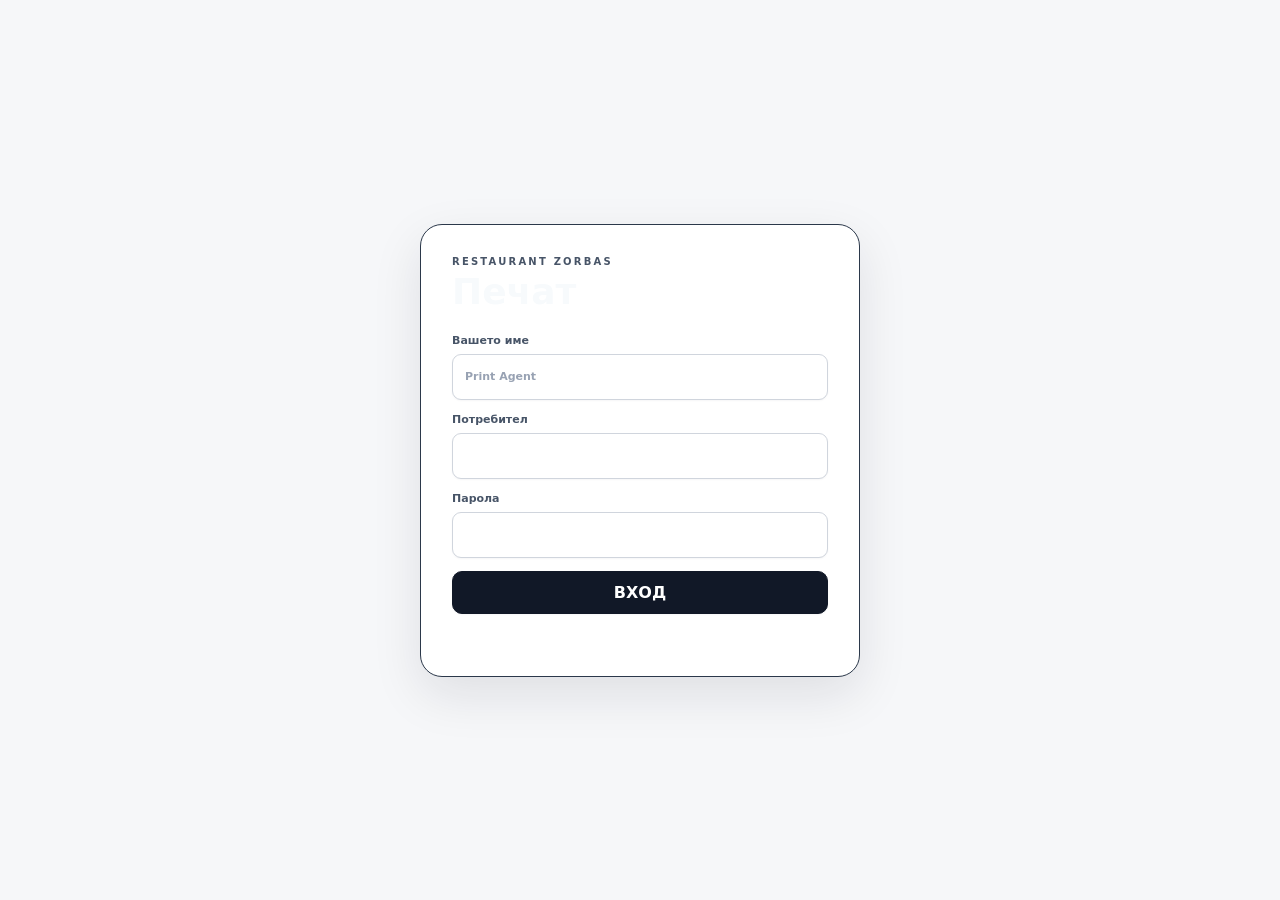
<file: print.html>
<!doctype html><html lang="bg"><head><meta charset="utf-8"><meta name="viewport" content="width=device-width,initial-scale=1,viewport-fit=cover"><meta name="theme-color" content="#0b1018"><meta name="apple-mobile-web-app-capable" content="yes"><title>ZORBAS · Печат</title><link rel="manifest" href="/manifest.webmanifest?v=launch8"><link rel="icon" href="/icon-192.png?v=tower6" type="image/png"><link rel="apple-touch-icon" href="/apple-touch-icon.png?v=tower6"><link rel="stylesheet" href="/staff.css"><style>@media print{body>*:not(#printRoot){display:none!important}#printRoot{display:block!important;color:#000;background:#fff}.receipt{width:76mm;margin:0 auto;font-family:monospace;font-size:12px}.receipt h1,.receipt h2{text-align:center;margin:5px 0}.receipt hr{border:0;border-top:1px dashed #000}.receipt-row{display:flex;justify-content:space-between;gap:8px}.receipt .big{font-size:20px;font-weight:900}.no-print{display:none!important}}.bridge-status{margin:0 0 15px;padding:12px 14px;border:1px solid #4fa57655;border-radius:12px;background:#4fa57615;color:#a8e7bf;font-size:12px}.bridge-warning{margin:8px 0 0;color:var(--muted);font-size:10px}.phone-tests{margin:0 0 15px;padding:14px;border:1px solid #4ba3ff44;border-radius:14px;background:#4ba3ff12}.phone-tests h4{margin:0 0 8px}.phone-tests p{margin:0 0 10px;color:var(--muted)}</style></head><body data-release="zorbas-print-v1.1.1-confirmed-output">
<section class="login-view" id="loginView"><form class="login-card" id="loginForm"><p class="kicker">RESTAURANT ZORBAS</p><h1>Печат</h1><label class="field">Вашето име<input name="display_name" required placeholder="Print Agent"></label><label class="field">Потребител<input name="username" value="admin" required></label><label class="field">Парола<input name="password" type="password" required></label><button class="btn primary full">ВХОД</button><p class="message" id="loginMessage"></p></form></section>
<section class="hidden" id="appView"><header class="topbar"><div><small id="sessionName">Zorbas</small><h2>Печатен мост v5</h2></div><div class="top-actions"><a class="btn" href="/admin.html?view=manager">Управление</a><a class="btn" href="/kitchen.html">Кухня</a><button class="btn red" id="logoutButton">Изход</button></div></header><main class="content" style="max-width:1200px;margin:auto"><div class="view-head"><div><h3>Print 1 и Print 2</h3><p>Print 1 е POS-80C при сервитьорите. Print 2 е kitchen на 192.168.0.98:9100.</p><p class="bridge-warning">Windows Bridge печата автоматично. При резервен печат от браузъра задачата се маркира като успешна само след потвърждение, че бележката реално е излязла на хартия.</p></div><div class="toolbar"><button class="tab active" data-destination="staff">Print 1 · Сервитьори</button><button class="tab" data-destination="kitchen">Print 2 · Кухня</button><button class="btn" id="autoButton">○ AUTO ИЗКЛЮЧЕН</button><button class="btn" id="refreshButton">Обнови</button></div></div><section class="phone-tests"><h4>Безопасен тест от телефона</h4><p>Пуска само бележка „TEST ОТ ТЕЛЕФОНА“. Не създава сметка и не докосва Tremol.</p><div class="toolbar"><button class="btn light" id="testStaffButton">TEST PRINT 1 · БАР</button><button class="btn primary" id="testKitchenButton">TEST PRINT 2 · КУХНЯ</button><button class="btn green" id="testBothButton">TEST И НА ДВАТА</button></div></section><p class="bridge-status" id="bridgeStatus">Подготовка на печатния мост…</p><div class="cards" id="jobsList"></div></main></section><div id="printRoot" style="display:none"></div>
<script src="/config.js?v=20260730-live1"></script><script src="/login-challenge-guard.js?v=20260905-1"></script><script src="/print-browser-safety.js?v=20260905-1"></script><script src="/print.js?v=20260730-correction1-v5-prod2"></script></body></html>
</file>
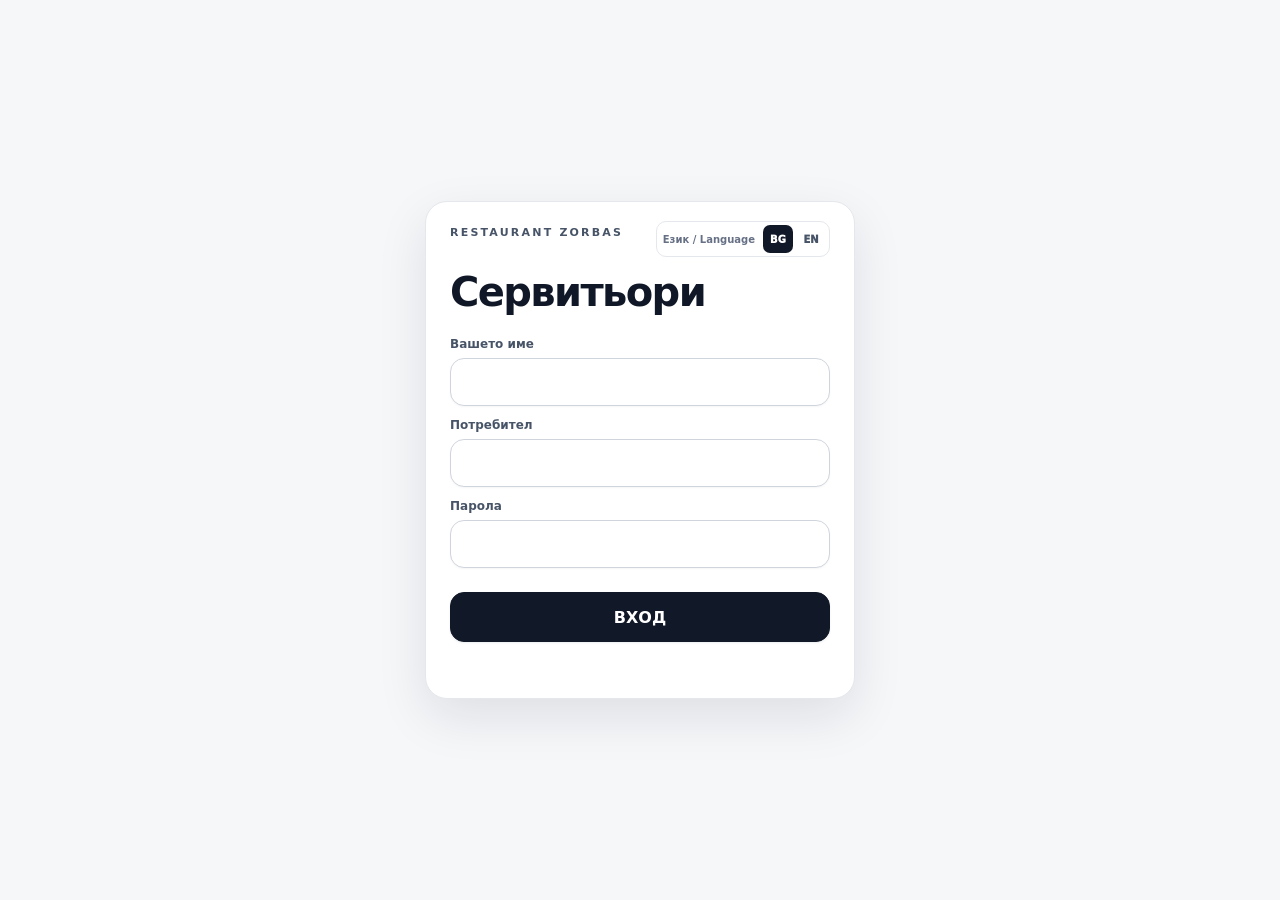
<file: waiter.html>
<!doctype html>
<html lang="bg">
<head>
  <meta charset="utf-8">
  <meta name="viewport" content="width=device-width,initial-scale=1,viewport-fit=cover">
  <meta name="theme-color" content="#ffffff">
  <meta name="apple-mobile-web-app-capable" content="yes">
  <meta name="apple-mobile-web-app-title" content="Zorbas">
  <title>ZORBAS · Сервитьори</title>
  <link rel="manifest" href="/manifest.webmanifest?v=launch8">
  <link rel="icon" href="/icon-192.png?v=tower6" type="image/png">
  <link rel="apple-touch-icon" href="/apple-touch-icon.png?v=tower6">
  <link rel="stylesheet" href="/waiter-stable.css?v=20260904-stable2">
  <link rel="stylesheet" href="/zorbas-white-ui.css?v=20260906-white1">
  <link rel="stylesheet" href="/waiter-stable-notes.css?v=20260910-1">
</head>
<body class="waiter-stable-page">
  <div id="waiterStableApp">
    <section class="ws-login" id="waiterLoginView">
      <form class="ws-login-card" id="waiterLoginForm">
        <div class="ws-login-language" aria-label="Избери език / Choose language"><span>Език / Language</span><button type="button" data-language="bg">BG</button><button type="button" data-language="en">EN</button></div>
        <p class="ws-kicker">RESTAURANT ZORBAS</p>
        <h1>Сервитьори</h1>
        <label class="ws-field">Вашето име<input name="display_name" required autocomplete="name"></label>
        <label class="ws-field">Потребител<input name="username" required autocomplete="username"></label>
        <label class="ws-field">Парола<input name="password" type="password" required autocomplete="current-password"></label>
        <button class="ws-primary ws-full" type="submit">ВХОД</button>
        <p class="ws-message" id="waiterLoginMessage"></p>
      </form>
    </section>
    <section class="ws-shell ws-hidden" id="waiterStableShell">
      <header class="ws-topbar">
        <button class="ws-icon-button" id="waiterStableMenuToggle" type="button" aria-label="Отвори меню">☰</button>
        <div class="ws-top-title"><small id="waiterStableSubtitle">ZORBAS</small><strong id="waiterStableTitle">Сервитьори</strong></div>
        <span class="ws-status-dot" id="waiterStableStatusDot" aria-label="Връзка / Connection"></span>
        <div class="ws-language-switch" aria-label="Избери език / Choose language"><button type="button" data-language="bg">BG</button><button type="button" data-language="en">EN</button></div>
        <button class="ws-top-refresh" id="waiterStableRefresh" type="button" aria-label="Обнови">↻</button>
      </header>
      <button class="ws-drawer-backdrop ws-hidden" id="waiterStableBackdrop" type="button" aria-label="Затвори менюто"></button>
      <aside class="ws-drawer" id="waiterStableMenu" aria-label="Меню">
        <div class="ws-drawer-head"><div class="ws-drawer-brand"><small>RESTAURANT</small><strong>ZORBAS</strong><span id="waiterStableSession"></span></div><button class="ws-close" id="waiterStableMenuClose" type="button" aria-label="Затвори">×</button></div>
        <nav class="ws-nav">
          <button type="button" data-nav-screen="areas">▦ Маси · Нова бележка / Tables</button>
          <button type="button" data-nav-screen="notes">☰ Моите бележки / Notes</button>
          <button type="button" data-nav-screen="reservations">◷ Резервации / Reservations</button>
        </nav>
        <div class="ws-drawer-footer"><small id="waiterStableShiftLabel" class="ws-alert">Проверка на смяната…</small><button class="ws-primary ws-shift-button" id="waiterStableShift" type="button">Започни смяната</button><button class="ws-danger ws-full" id="waiterStableLogout" type="button">Изход</button></div>
      </aside>
      <main class="ws-content"><div class="ws-alert ws-hidden" id="waiterStableAlert"></div><div id="waiterStableContent"></div></main>
    </section>
  </div>
  <script src="/config.js?v=20260730-live1"></script>
  <script src="/login-challenge-guard.js?v=20260905-1"></script>
  <script src="/live-sync.js?v=20260730-live1"></script>
  <script src="/waiter-stable.js?v=20260904-stable2"></script>
  <script src="/waiter-stable-notes.js?v=20260910-1"></script>
  <script src="/waiter-order-idempotency.js?v=20260905-1"></script>
  <script src="/waiter-reservation-guests.js?v=20260905-1"></script>
  <script src="/waiter-reservation-status.js?v=20260905-1"></script>
</body>
</html>
</file>
<file: site.css>
@import url('/site-base.css?v=hero-supabase-exact-20260910');

/* Keep the real ZORBAS hero photo sharp and untouched. */
html body .hero.hero{
  transform:none!important;
  filter:none!important;
  backdrop-filter:none!important;
  -webkit-backdrop-filter:none!important;
  will-change:auto!important;
  background:#111!important;
}
html body .hero.hero::before{
  content:""!important;
  position:absolute!important;
  inset:0!important;
  width:100%!important;
  height:100%!important;
  background:url('https://frhletkiuupgksmgxoxc.supabase.co/storage/v1/object/public/zorbas-public-assets/homepage/zorbas-hero-final-20260910.png?v=fcb4200270db') center/cover no-repeat!important;
  transform:none!important;
  animation:none!important;
  filter:none!important;
  opacity:1!important;
  z-index:0!important;
}
html body .hero.hero::after,
html body .home.home::before,
html body .home.home::after{
  content:none!important;
  display:none!important;
}

/* =========================================================
   ZORBAS · FLUID TEXT
   No glass boxes on the main navigation. The image remains visible right up
   to the letters. Distortion is stronger while the pointer is over the text.
   ========================================================= */

.hero .brand,
.hero .header-action,
.hero .address,
.hero .home-link,
.hero .staff-links a,
.hero .footer{
  background:transparent!important;
  border:0!important;
  outline:0!important;
  box-shadow:none!important;
  -webkit-backdrop-filter:none!important;
  backdrop-filter:none!important;
}

.hero .brand{
  padding:0!important;
  border-radius:0!important;
  overflow:visible!important;
}
.hero .header-action{
  padding:0!important;
  border-radius:0!important;
  opacity:.94!important;
  animation:none!important;
}
.hero .header-action.install{
  padding:0!important;
  background:transparent!important;
}
.hero .address{
  width:auto!important;
  max-width:min(92vw,900px)!important;
  padding:0!important;
  border-radius:0!important;
}
.hero .home-link,
.hero .secondary-link .home-link{
  min-width:0!important;
  padding:0 0 15px!important;
  border-radius:0!important;
  animation:none!important;
  will-change:filter,transform;
}
.hero .staff-links a{
  padding:0 0 3px!important;
  border-radius:0!important;
  border-bottom:1px solid transparent!important;
  animation:none!important;
}
.hero .footer{
  padding:0!important;
  border-radius:0!important;
  opacity:.72!important;
}

/* Maximum contrast without putting boxes behind the main letters. */
.hero .brand span,
.hero .brand strong,
.hero .header-action:not(.zr-promo-cta),
.hero .address,
.hero .home-link,
.hero .footer,
.hero .staff-links a{
  color:#fff!important;
  text-shadow:
    0 2px 2px rgba(0,0,0,.72),
    0 5px 14px rgba(0,0,0,.58),
    0 0 24px rgba(0,0,0,.28)!important;
  filter:url('/fluid-text-filter.svg#fluidSoft');
  transform:translateZ(0);
}

.hero .home-link small{
  color:rgba(255,255,255,.94)!important;
  text-shadow:0 2px 8px rgba(0,0,0,.82)!important;
}

.hero .home-link::before{content:none!important}
.hero .home-link::after{
  height:1px!important;
  background:linear-gradient(90deg,transparent,rgba(255,255,255,.9),transparent)!important;
  box-shadow:0 0 10px rgba(255,255,255,.38)!important;
}

@keyframes zorbasFluidLetters{
  0%,100%{filter:url('/fluid-text-filter.svg#fluidA')}
  32%{filter:url('/fluid-text-filter.svg#fluidB')}
  66%{filter:url('/fluid-text-filter.svg#fluidC')}
}

.hero .brand:hover span,
.hero .brand:hover strong,
.hero .header-action:not(.zr-promo-cta):hover,
.hero .header-action:not(.zr-promo-cta):focus-visible,
.hero .address:hover,
.hero .home-link:hover,
.hero .home-link:focus-visible,
.hero .footer:hover,
.hero .staff-links a:hover,
.hero .staff-links a:focus-visible{
  animation:zorbasFluidLetters .72s steps(1,end) infinite!important;
}

.hero .header-action:not(.zr-promo-cta):hover,
.hero .header-action:not(.zr-promo-cta):focus-visible{
  opacity:1!important;
  transform:translateY(-3px)!important;
}
.hero .home-link:hover,
.hero .home-link:focus-visible{
  color:#fff!important;
  transform:translateY(-5px) scale(1.015)!important;
}
.hero .staff-links a:hover,
.hero .staff-links a:focus-visible{
  transform:translateY(-2px)!important;
  border-color:rgba(255,255,255,.8)!important;
}

/* =========================================================
   ZORBAS HEADER PROMOS · PHONE / APP / MAP
   Functions and destinations stay exactly the same. Only the presentation
   changes. Fluid distortion is applied to their letters, not to the cards.
   ========================================================= */
.hero .header-actions{
  gap:10px!important;
  align-items:stretch!important;
}

.hero .zr-promo-cta,
.hero .header-action.install.zr-promo-cta{
  --zr-accent:255,217,126;
  position:relative!important;
  display:grid!important;
  grid-template-columns:auto 1fr;
  align-items:center!important;
  gap:9px!important;
  min-height:58px!important;
  padding:8px 13px!important;
  border:1px solid rgba(255,255,255,.22)!important;
  border-radius:17px!important;
  background:
    linear-gradient(145deg,rgba(8,15,20,.64),rgba(35,29,21,.34))!important;
  box-shadow:
    0 10px 30px rgba(0,0,0,.22),
    inset 0 1px 0 rgba(255,255,255,.14),
    0 0 24px rgba(var(--zr-accent),.07)!important;
  -webkit-backdrop-filter:blur(8px) saturate(120%)!important;
  backdrop-filter:blur(8px) saturate(120%)!important;
  opacity:1!important;
  color:#fff!important;
  text-transform:none!important;
  letter-spacing:normal!important;
  overflow:hidden!important;
  cursor:pointer;
  transition:transform .24s ease,box-shadow .24s ease,border-color .24s ease!important;
}

.hero .zr-promo-cta::before{
  content:"";
  position:absolute;
  inset:0;
  pointer-events:none;
  background:
    radial-gradient(circle at 12% 0,rgba(var(--zr-accent),.23),transparent 38%),
    linear-gradient(100deg,rgba(255,255,255,.08),transparent 42%);
}

.hero .zr-promo-phone{--zr-accent:255,205,108}
.hero .zr-promo-app{--zr-accent:143,219,165}
.hero .zr-promo-map{--zr-accent:150,204,255}

.hero .zr-cta-icon{
  position:relative;
  z-index:1;
  display:grid!important;
  place-items:center;
  min-width:25px;
  height:25px;
  color:#fff;
  font-size:17px;
  line-height:1;
  text-shadow:0 2px 8px rgba(0,0,0,.72);
}

.hero .zr-cta-copy{
  position:relative;
  z-index:1;
  display:grid!important;
  gap:3px;
  text-align:left;
  line-height:1;
}

.hero .zr-cta-main{
  display:block;
  font-family:'Ruslan Display',sans-serif;
  font-size:10px;
  font-weight:400;
  letter-spacing:.10em;
  line-height:1.08;
  color:#fff7e3;
  white-space:nowrap;
  text-shadow:0 2px 8px rgba(0,0,0,.76),0 0 15px rgba(0,0,0,.3);
}

.hero .zr-cta-sub{
  display:block!important;
  font-family:Manrope,sans-serif;
  font-size:8px;
  font-weight:700;
  letter-spacing:.07em;
  line-height:1.25;
  color:rgba(255,255,255,.84);
  white-space:nowrap;
  text-shadow:0 2px 7px rgba(0,0,0,.76);
}

/* Preserve the moving-liquid-letter effect on all three promo controls. */
.hero .zr-promo-cta .zr-cta-main,
.hero .zr-promo-cta .zr-cta-sub,
.hero .zr-promo-cta .zr-cta-icon{
  filter:url('/fluid-text-filter.svg#fluidSoft');
  transform:translateZ(0);
}

.hero .zr-promo-cta:hover .zr-cta-main,
.hero .zr-promo-cta:hover .zr-cta-sub,
.hero .zr-promo-cta:hover .zr-cta-icon,
.hero .zr-promo-cta:focus-visible .zr-cta-main,
.hero .zr-promo-cta:focus-visible .zr-cta-sub,
.hero .zr-promo-cta:focus-visible .zr-cta-icon{
  animation:zorbasFluidLetters .72s steps(1,end) infinite!important;
}

.hero .zr-promo-cta:hover,
.hero .zr-promo-cta:focus-visible{
  opacity:1!important;
  transform:translateY(-5px) scale(1.025)!important;
  border-color:rgba(255,232,174,.58)!important;
  box-shadow:
    0 18px 42px rgba(0,0,0,.30),
    inset 0 1px 0 rgba(255,255,255,.22),
    0 0 28px rgba(var(--zr-accent),.18)!important;
}

.hero .zr-promo-cta:disabled{
  cursor:default;
  opacity:.72!important;
}

@media(max-width:680px){
  .hero .brand{padding:0!important}
  .hero .address{width:auto!important;max-width:92vw!important;padding:0!important}
  .hero .home-link,
  .hero .secondary-link .home-link{
    width:auto!important;
    min-width:0!important;
    padding:0 0 8px!important;
  }
  .hero .staff-links a{padding:0 0 3px!important}

  .hero .header-actions{
    display:grid!important;
    grid-template-columns:repeat(3,minmax(0,1fr))!important;
    gap:5px!important;
    width:min(76vw,350px);
    margin-top:4px!important;
  }
  .hero .zr-promo-cta,
  .hero .header-action.install.zr-promo-cta{
    min-height:49px!important;
    padding:6px 7px!important;
    border-radius:13px!important;
    grid-template-columns:1fr!important;
    gap:2px!important;
    justify-items:center!important;
  }
  .hero .zr-promo-cta .zr-cta-copy{
    display:grid!important;
    text-align:center;
  }
  .hero .zr-promo-cta .zr-cta-icon{display:none!important}
  .hero .zr-promo-cta .zr-cta-main{font-size:7px!important}
  .hero .zr-promo-cta .zr-cta-sub{display:block!important;font-size:6px!important}
}

@media(hover:none),(pointer:coarse){
  .hero .brand span,
  .hero .brand strong,
  .hero .header-action:not(.zr-promo-cta),
  .hero .address,
  .hero .home-link,
  .hero .footer,
  .hero .staff-links a,
  .hero .zr-promo-cta .zr-cta-main,
  .hero .zr-promo-cta .zr-cta-sub,
  .hero .zr-promo-cta .zr-cta-icon{
    filter:url('/fluid-text-filter.svg#fluidSoft');
  }
}

@media(prefers-reduced-motion:reduce){
  .hero .brand span,
  .hero .brand strong,
  .hero .header-action:not(.zr-promo-cta),
  .hero .address,
  .hero .home-link,
  .hero .footer,
  .hero .staff-links a,
  .hero .zr-promo-cta .zr-cta-main,
  .hero .zr-promo-cta .zr-cta-sub,
  .hero .zr-promo-cta .zr-cta-icon{
    animation:none!important;
    filter:none!important;
  }
}

/* =========================================================
   ZORBAS PROMO POLISH · BIGGER CARDS + PERIODIC LIGHT STRIPS
   Added on top of the existing fluid-letter animation.
   ========================================================= */
.hero .zr-promo-cta,
.hero .header-action.install.zr-promo-cta{
  min-height:64px!important;
  padding:10px 16px!important;
  gap:11px!important;
  border-radius:19px!important;
}

.hero .zr-cta-icon{
  min-width:28px;
  height:28px;
  font-size:19px;
}
.hero .zr-cta-main{font-size:11px}
.hero .zr-cta-sub{font-size:9px}

@keyframes zorbasPromoLightSweep{
  0%,56%{left:-72%;opacity:0}
  60%{opacity:.25}
  64%{opacity:1}
  78%{left:128%;opacity:.95}
  82%,100%{left:128%;opacity:0}
}

.hero .zr-promo-cta::after{
  content:"";
  position:absolute;
  z-index:3;
  top:-40%;
  bottom:-40%;
  left:-72%;
  width:42%;
  pointer-events:none;
  transform:skewX(-17deg);
  background:
    linear-gradient(102deg,
      transparent 0 18%,
      rgba(255,255,255,.10) 26%,
      rgba(255,255,255,.48) 38%,
      rgba(255,248,218,.95) 49%,
      rgba(255,255,255,.62) 54%,
      rgba(255,255,255,.18) 66%,
      transparent 80% 100%),
    repeating-linear-gradient(90deg,
      rgba(255,255,255,.15) 0 1px,
      transparent 1px 6px);
  box-shadow:0 0 18px rgba(255,255,255,.18);
  mix-blend-mode:screen;
  animation:zorbasPromoLightSweep 2.8s ease-in-out infinite;
}
.hero .zr-promo-phone::after{animation-delay:-.15s}
.hero .zr-promo-app::after{animation-delay:-.62s}
.hero .zr-promo-map::after{animation-delay:-1.09s}

@media(max-width:680px){
  .hero .header-actions{
    width:min(82vw,390px)!important;
    gap:6px!important;
  }
  .hero .zr-promo-cta,
  .hero .header-action.install.zr-promo-cta{
    min-height:54px!important;
    padding:7px 9px!important;
    border-radius:14px!important;
  }
  .hero .zr-promo-cta .zr-cta-main{font-size:7.5px!important}
  .hero .zr-promo-cta .zr-cta-sub{font-size:6.5px!important}
}

@media(prefers-reduced-motion:reduce){
  .hero .zr-promo-cta::after{
    animation:none!important;
    display:none!important;
  }
}

/* =========================================================
   ZORBAS PROMO CLARITY · LARGER, SHARPER LETTERS
   Keeps fluid text + periodic reflection intact.
   ========================================================= */
.hero .header-actions{
  gap:14px!important;
}
.hero .zr-promo-cta,
.hero .header-action.install.zr-promo-cta{
  min-height:78px!important;
  min-width:176px!important;
  padding:12px 18px!important;
  gap:13px!important;
  border-radius:22px!important;
}
.hero .zr-cta-icon{
  min-width:34px!important;
  height:34px!important;
  font-size:23px!important;
  text-shadow:0 2px 8px rgba(0,0,0,.9),0 0 12px rgba(255,255,255,.18)!important;
}
.hero .zr-cta-copy{
  gap:6px!important;
}
.hero .zr-cta-main{
  font-size:14px!important;
  letter-spacing:.075em!important;
  line-height:1.04!important;
  color:#fffdf4!important;
  text-shadow:0 2px 3px rgba(0,0,0,.95),0 5px 14px rgba(0,0,0,.82),0 0 12px rgba(255,255,255,.12)!important;
}
.hero .zr-cta-sub{
  font-size:11.5px!important;
  font-weight:800!important;
  letter-spacing:.025em!important;
  line-height:1.12!important;
  color:#fff!important;
  text-shadow:0 2px 3px rgba(0,0,0,.95),0 5px 12px rgba(0,0,0,.82)!important;
}

@media(max-width:1100px) and (min-width:681px){
  .hero .header-actions{gap:8px!important}
  .hero .zr-promo-cta,
  .hero .header-action.install.zr-promo-cta{
    min-width:150px!important;
    min-height:70px!important;
    padding:10px 13px!important;
  }
  .hero .zr-cta-main{font-size:12px!important}
  .hero .zr-cta-sub{font-size:10px!important}
}

@media(max-width:680px){
  .hero .header-actions{
    width:min(92vw,430px)!important;
    gap:7px!important;
  }
  .hero .zr-promo-cta,
  .hero .header-action.install.zr-promo-cta{
    min-width:0!important;
    min-height:62px!important;
    padding:8px 9px!important;
    border-radius:16px!important;
  }
  .hero .zr-promo-cta .zr-cta-main{font-size:9.5px!important}
  .hero .zr-promo-cta .zr-cta-sub{font-size:8.5px!important}
}

/* =========================================================
   ZORBAS CINEMATIC WIND · subtle, realistic motion
   The photo drifts slowly left/right while a faint moving-air layer passes
   across the scene. UI/text stays perfectly still and clickable.
   ========================================================= */
@keyframes zorbasCinematicDrift{
  0%,100%{transform:scale(1.035) translate3d(-.45%,0,0)}
  25%{transform:scale(1.042) translate3d(.15%,-.12%,0)}
  50%{transform:scale(1.038) translate3d(.52%,.08%,0)}
  75%{transform:scale(1.044) translate3d(-.08%,.14%,0)}
}
@keyframes zorbasWindFlow{
  0%{background-position:-34vw 0,-10vw 0,0 0;opacity:.05}
  35%{opacity:.14}
  58%{background-position:46vw -8px,24vw 5px,0 0;opacity:.10}
  100%{background-position:118vw -14px,72vw 8px,0 0;opacity:.05}
}
@keyframes zorbasWindPulse{
  0%,100%{filter:blur(.15px);transform:skewX(-2deg) translateX(-.2%)}
  50%{filter:blur(.42px);transform:skewX(1.5deg) translateX(.25%)}
}

html body .hero.hero{
  overflow:hidden!important;
  isolation:isolate;
}
html body .hero.hero::before{
  inset:-2.5%!important;
  width:105%!important;
  height:105%!important;
  transform-origin:50% 48%!important;
  will-change:transform!important;
  animation:zorbasCinematicDrift 16s ease-in-out infinite!important;
}

/* Visible but light wind: soft streaks + shifting highlights through the canopy. */
html body .hero.hero::after{
  content:""!important;
  display:block!important;
  position:absolute!important;
  inset:-8%!important;
  z-index:1!important;
  pointer-events:none!important;
  background-image:
    repeating-linear-gradient(108deg,
      transparent 0 72px,
      rgba(255,255,255,.00) 78px,
      rgba(255,255,255,.17) 82px,
      rgba(255,246,218,.08) 85px,
      transparent 91px 150px),
    repeating-linear-gradient(112deg,
      transparent 0 128px,
      rgba(220,244,255,.08) 132px,
      transparent 138px 220px),
    radial-gradient(ellipse at 18% 8%,rgba(255,248,210,.08),transparent 28%);
  background-size:190% 100%,230% 100%,100% 100%!important;
  mix-blend-mode:screen;
  opacity:.08;
  will-change:background-position,opacity,transform,filter;
  animation:
    zorbasWindFlow 7.5s linear infinite,
    zorbasWindPulse 4.6s ease-in-out infinite!important;
}

/* Keep all real interface layers above the atmospheric motion. */
.hero > *{
  position:relative;
  z-index:2;
}

@media(max-width:680px){
  html body .hero.hero::before{
    inset:-3.5%!important;
    width:107%!important;
    height:107%!important;
    animation-duration:18s!important;
  }
  html body .hero.hero::after{
    opacity:.065;
    animation-duration:9s,5.4s!important;
  }
}

@media(prefers-reduced-motion:reduce){
  html body .hero.hero::before{
    animation:none!important;
    transform:scale(1.02)!important;
  }
  html body .hero.hero::after{
    animation:none!important;
    opacity:.025!important;
  }
}

/* =========================================================
   ZORBAS FINAL TUNE · restore previous promo arrangement
   Keep the newer, clearer lettering while returning card placement/size to
   the compact arrangement used before the clarity pass.
   ========================================================= */
.hero .header-actions{
  gap:10px!important;
  align-items:stretch!important;
}
.hero .zr-promo-cta,
.hero .header-action.install.zr-promo-cta{
  min-width:0!important;
  min-height:64px!important;
  padding:10px 16px!important;
  gap:11px!important;
  border-radius:19px!important;
}
@media(max-width:1100px) and (min-width:681px){
  .hero .header-actions{gap:10px!important}
  .hero .zr-promo-cta,
  .hero .header-action.install.zr-promo-cta{
    min-width:0!important;
    min-height:64px!important;
    padding:10px 16px!important;
  }
}
@media(max-width:680px){
  .hero .header-actions{
    width:min(82vw,390px)!important;
    gap:6px!important;
  }
  .hero .zr-promo-cta,
  .hero .header-action.install.zr-promo-cta{
    min-width:0!important;
    min-height:54px!important;
    padding:7px 9px!important;
    border-radius:14px!important;
  }
}

/* Wind intensity +15% over the current cinematic layer. */
@keyframes zorbasWindFlow{
  0%{background-position:-34vw 0,-10vw 0,0 0;opacity:.0575}
  35%{opacity:.161}
  58%{background-position:46vw -8px,24vw 5px,0 0;opacity:.115}
  100%{background-position:118vw -14px,72vw 8px,0 0;opacity:.0575}
}
@keyframes zorbasWindPulse{
  0%,100%{filter:blur(.1725px);transform:skewX(-2.3deg) translateX(-.23%)}
  50%{filter:blur(.483px);transform:skewX(1.725deg) translateX(.2875%)}
}
html body .hero.hero::after{
  background-image:
    repeating-linear-gradient(108deg,
      transparent 0 72px,
      rgba(255,255,255,.00) 78px,
      rgba(255,255,255,.196) 82px,
      rgba(255,246,218,.092) 85px,
      transparent 91px 150px),
    repeating-linear-gradient(112deg,
      transparent 0 128px,
      rgba(220,244,255,.092) 132px,
      transparent 138px 220px),
    radial-gradient(ellipse at 18% 8%,rgba(255,248,210,.092),transparent 28%);
  opacity:.092!important;
}
@media(max-width:680px){
  html body .hero.hero::after{opacity:.075!important}
}

/* Restore the original Zorbas layout positions after the wind layer. */
.hero > .header{
  position:absolute!important;
  z-index:5!important;
}
.hero > .home{
  position:relative!important;
  z-index:2!important;
}
.hero > .footer,
.hero > .staff-links{
  position:absolute!important;
  z-index:4!important;
}
</file>
<file: menu.css>
@import url("https://fonts.googleapis.com/css2?family=Smythe&display=swap");

:root {
  --ink: #1f201d;
  --muted: #72746f;
  --paper: #fff;
  --cream: #f8f4eb;
  --line: #deddd8;
  --green: #1d5b3a;
  --deep-green: #122418;
  --gold: #e0b65b;
  --red: #9f3f3f;
}

* {
  box-sizing: border-box;
  margin: 0;
  padding: 0;
}

html {
  scroll-behavior: smooth;
}

body {
  min-width: 320px;
  min-height: 100vh;
  background:
    radial-gradient(circle at top left, rgba(224, 182, 91, .13), transparent 32rem),
    #ede9df;
  color: var(--ink);
  font-family: "Smythe", Georgia, cursive;
  font-weight: 400;
  letter-spacing: 1.1px;
  -webkit-font-smoothing: antialiased;
}

button,
input,
textarea {
  color: inherit;
  font: inherit;
}

button,
a {
  -webkit-tap-highlight-color: transparent;
}

button {
  cursor: pointer;
}

a {
  color: inherit;
  text-decoration: none;
}

[hidden] {
  display: none !important;
}

.restaurant-app {
  width: min(1180px, calc(100% - 32px));
  min-height: calc(100vh - 32px);
  margin: 16px auto;
  overflow: clip;
  border-radius: 18px;
  background: var(--paper);
  box-shadow: 0 18px 60px rgba(31, 32, 29, .14);
}

.menu-navbar {
  position: relative;
  min-height: 246px;
  display: flex;
  align-items: end;
  isolation: isolate;
  padding: 84px clamp(24px, 5vw, 64px) 36px;
  overflow: hidden;
  background:
    linear-gradient(90deg, rgba(9, 19, 13, .88), rgba(9, 19, 13, .35)),
    url("https://images.unsplash.com/photo-1616645500344-209060c84970?ixlib=rb-4.0.3&ixid=MnwxMjA3fDB8MHxwcm9maWxlLXBhZ2V8MXx8fGVufDB8fHx8&auto=format&fit=crop&w=1400&q=82")
      no-repeat center 48%;
  background-size: cover;
  color: #fff;
}

.menu-navbar::after {
  content: "";
  position: absolute;
  z-index: -1;
  inset: 0;
  background: linear-gradient(180deg, rgba(0, 0, 0, .08), rgba(0, 0, 0, .32));
}

.menu-nav {
  position: absolute;
  z-index: 2;
  top: 0;
  left: 0;
  right: 0;
  min-height: 64px;
  display: flex;
  align-items: center;
  justify-content: space-between;
  gap: 18px;
  padding: 12px clamp(20px, 4vw, 48px);
  border-bottom: 1px solid rgba(255, 255, 255, .2);
  background: rgba(6, 14, 9, .28);
  backdrop-filter: blur(9px);
}

.brand-link,
.nav-actions {
  display: flex;
  align-items: center;
}

.brand-link {
  gap: 9px;
  font-size: 24px;
}

.brand-link img {
  width: 36px;
  height: 36px;
  border-radius: 9px;
}

.nav-actions {
  gap: 9px;
}

.nav-action {
  min-height: 38px;
  display: inline-flex;
  align-items: center;
  justify-content: center;
  padding: 0 13px;
  border: 1px solid rgba(255, 255, 255, .36);
  border-radius: 999px;
  background: rgba(255, 255, 255, .08);
  color: #fff;
  font-family: system-ui, sans-serif;
  font-size: 11px;
  letter-spacing: .04em;
}

.nav-action:hover,
.nav-action:focus-visible {
  background: rgba(255, 255, 255, .2);
}

.nav-action:disabled {
  cursor: default;
  opacity: .72;
}

.navbar-text {
  text-shadow: 0 2px 20px rgba(0, 0, 0, .28);
}

.navbar-text .eyebrow,
.section-kicker {
  font-family: system-ui, sans-serif;
  font-size: 10px;
  font-weight: 800;
  letter-spacing: .22em;
}

.navbar-text h1 {
  margin: 3px 0 -3px;
  font-size: clamp(64px, 9vw, 102px);
  font-weight: 400;
  line-height: .85;
}

.navbar-text > p:last-child {
  font-size: clamp(20px, 2.4vw, 29px);
}

.menu-intro {
  min-height: 148px;
  display: flex;
  align-items: center;
  justify-content: space-between;
  gap: 28px;
  padding: 28px clamp(24px, 5vw, 64px);
  border-bottom: 1px solid var(--line);
}

.menu-intro .section-kicker,
.order-heading .section-kicker {
  margin-bottom: 5px;
  color: var(--green);
}

.menu-intro h2,
.order-heading h2 {
  font-size: clamp(36px, 4.5vw, 50px);
  font-weight: 400;
  line-height: 1;
}

.menu-intro > div > p:last-child {
  margin-top: 7px;
  color: var(--muted);
  font-size: 18px;
}

.cart-shortcut {
  min-width: 120px;
  min-height: 48px;
  display: flex;
  align-items: center;
  justify-content: center;
  gap: 10px;
  padding: 0 16px;
  border: 1px solid var(--green);
  border-radius: 999px;
  background: transparent;
  color: var(--green);
  font-size: 18px;
}

.cart-shortcut b {
  min-width: 25px;
  height: 25px;
  display: grid;
  place-items: center;
  border-radius: 50%;
  background: var(--green);
  color: #fff;
  font-size: 15px;
  font-weight: 400;
}

.order-layout {
  display: grid;
  grid-template-columns: minmax(0, 1.35fr) minmax(340px, .65fr);
  align-items: start;
}

.catalog-panel {
  min-width: 0;
  padding: 26px clamp(24px, 4vw, 52px) 58px;
  border-right: 1px solid var(--line);
}

.category-tabs {
  position: sticky;
  z-index: 8;
  top: 0;
  display: flex;
  gap: 8px;
  margin: -4px -4px 13px;
  padding: 4px 4px 12px;
  overflow-x: auto;
  background: rgba(255, 255, 255, .94);
  scrollbar-width: none;
  backdrop-filter: blur(8px);
}

.category-tabs::-webkit-scrollbar {
  display: none;
}

.category-tab {
  flex: 0 0 auto;
  min-height: 39px;
  padding: 0 16px;
  border: 1px solid var(--line);
  border-radius: 999px;
  background: #fff;
  color: var(--muted);
  font-size: 17px;
  letter-spacing: .8px;
}

.category-tab.active,
.category-tab:hover,
.category-tab:focus-visible {
  border-color: var(--green);
  background: var(--green);
  color: #fff;
}

.menu-state {
  padding: 38px 0;
  color: var(--muted);
  font-size: 20px;
  text-align: center;
}

.menu-state.error {
  color: var(--red);
}

.menu-list {
  display: grid;
}

.menu-item {
  min-height: 155px;
  display: grid;
  grid-template-columns: 108px minmax(0, 1fr) auto;
  align-items: center;
  gap: 20px;
  padding: 24px 0;
  border-bottom: 1px solid var(--line);
}

.menu-item:last-child {
  border-bottom: 0;
}

.item-visual {
  width: 108px;
  height: 108px;
  display: grid;
  place-items: center;
  overflow: hidden;
  border-radius: 18px;
  background: var(--cream);
  font-family: system-ui, sans-serif;
  font-size: 60px;
}

.item-visual img {
  width: 100%;
  height: 100%;
  display: block;
  object-fit: cover;
}

.item-copy {
  min-width: 0;
}

.item-copy h3 {
  margin-bottom: 5px;
  font-size: clamp(29px, 3vw, 36px);
  font-weight: 400;
  line-height: 1;
}

.item-copy p {
  max-width: 530px;
  color: var(--muted);
  font-size: 17px;
  line-height: 1.25;
}

.item-price {
  display: inline-block;
  margin-top: 10px;
  color: var(--ink);
  font-size: 21px;
}

.item-action {
  display: grid;
  justify-items: end;
  gap: 8px;
}

.add-button {
  width: 50px;
  height: 50px;
  display: grid;
  place-items: center;
  border: 1.5px solid #b8bab6;
  border-radius: 50%;
  background: #fff;
  color: var(--ink);
  font-family: system-ui, sans-serif;
  font-size: 28px;
  font-weight: 300;
  line-height: 1;
  transition: transform .16s, background .16s, color .16s;
}

.add-button:hover,
.add-button:focus-visible {
  border-color: var(--green);
  background: var(--green);
  color: #fff;
  transform: scale(1.06);
}

.restaurant-only {
  max-width: 90px;
  color: var(--muted);
  font-family: system-ui, sans-serif;
  font-size: 10px;
  line-height: 1.3;
  text-align: right;
}

.order-panel {
  position: sticky;
  top: 0;
  min-width: 0;
  padding: 30px clamp(22px, 3vw, 38px) 42px;
  background: var(--cream);
}

.order-heading {
  display: flex;
  align-items: flex-start;
  justify-content: space-between;
  gap: 14px;
  padding-bottom: 20px;
  border-bottom: 1px solid var(--line);
}

.order-heading h2 {
  font-size: 36px;
}

.pickup-badge {
  flex: 0 0 auto;
  padding: 7px 10px;
  border-radius: 999px;
  background: #dceadf;
  color: var(--green);
  font-family: system-ui, sans-serif;
  font-size: 9px;
  font-weight: 800;
  letter-spacing: .05em;
  text-transform: uppercase;
}

.empty-cart {
  display: grid;
  justify-items: center;
  gap: 8px;
  padding: 46px 14px 28px;
  color: var(--muted);
  text-align: center;
}

.empty-cart > span {
  width: 52px;
  height: 52px;
  display: grid;
  place-items: center;
  border: 1px solid #c7c8c4;
  border-radius: 50%;
  font-family: system-ui, sans-serif;
  font-size: 28px;
}

.empty-cart p {
  color: var(--ink);
  font-size: 24px;
}

.empty-cart small {
  max-width: 260px;
  font-family: system-ui, sans-serif;
  font-size: 11px;
  line-height: 1.5;
}

.cart-items {
  display: grid;
  gap: 3px;
  padding: 13px 0;
}

.cart-row {
  display: grid;
  grid-template-columns: minmax(0, 1fr) auto;
  gap: 9px;
  padding: 12px 0;
  border-bottom: 1px solid rgba(222, 221, 216, .8);
}

.cart-row h3 {
  font-size: 22px;
  font-weight: 400;
  line-height: 1;
}

.cart-line {
  display: flex;
  align-items: baseline;
  gap: 9px;
  margin-top: 4px;
}

.remove-item {
  border: 0;
  background: transparent;
  color: var(--muted);
  font-family: system-ui, sans-serif;
  font-size: 9px;
  text-decoration: underline;
}

.cart-price {
  font-size: 17px;
}

.quantity-controls {
  display: flex;
  align-items: center;
  gap: 8px;
}

.quantity-controls button {
  width: 29px;
  height: 29px;
  display: grid;
  place-items: center;
  border: 1px solid #c3c5c1;
  border-radius: 50%;
  background: #fff;
  font-family: system-ui, sans-serif;
  font-size: 17px;
}

.quantity-controls b {
  min-width: 15px;
  font-family: system-ui, sans-serif;
  font-size: 12px;
  text-align: center;
}

.mode-select {
  width: auto;
  min-height: 28px;
  margin-top: 7px;
  padding: 0 8px;
  border: 1px solid #cfd0cc;
  border-radius: 6px;
  background: #fff;
  font-family: system-ui, sans-serif;
  font-size: 10px;
}

.cart-total {
  display: flex;
  align-items: baseline;
  justify-content: space-between;
  gap: 16px;
  padding: 17px 0 4px;
  border-top: 2px solid var(--ink);
  font-size: 25px;
}

.cart-total strong {
  font-weight: 400;
}

.price-note,
.order-help {
  color: var(--muted);
  font-family: system-ui, sans-serif;
  font-size: 10px;
  line-height: 1.45;
}

.price-note {
  margin-top: 6px;
}

.pickup-form {
  display: grid;
  gap: 12px;
  margin-top: 22px;
}

.pickup-form label {
  display: grid;
  gap: 5px;
}

.pickup-form label > span {
  font-family: system-ui, sans-serif;
  font-size: 10px;
  font-weight: 800;
  letter-spacing: .08em;
  text-transform: uppercase;
}

.pickup-form input,
.pickup-form textarea {
  width: 100%;
  min-height: 46px;
  padding: 10px 12px;
  border: 1px solid #cfd0cc;
  border-radius: 7px;
  background: #fff;
  outline: none;
}

.pickup-form textarea {
  min-height: 72px;
  resize: vertical;
}

.pickup-form input:focus,
.pickup-form textarea:focus {
  border-color: var(--green);
  box-shadow: 0 0 0 3px rgba(29, 91, 58, .09);
}

.payment-card {
  display: flex;
  align-items: center;
  gap: 11px;
  padding: 12px;
  border-radius: 8px;
  background: #e4eee6;
  color: var(--green);
}

.payment-card > span {
  flex: 0 0 auto;
  width: 28px;
  height: 28px;
  display: grid;
  place-items: center;
  border-radius: 50%;
  background: var(--green);
  color: #fff;
  font-family: system-ui, sans-serif;
  font-size: 14px;
}

.payment-card div {
  display: grid;
  gap: 2px;
}

.payment-card strong {
  font-size: 19px;
  font-weight: 400;
}

.payment-card small {
  font-family: system-ui, sans-serif;
  font-size: 9px;
  line-height: 1.4;
}

.submit-order {
  min-height: 52px;
  border: 0;
  border-radius: 7px;
  background: var(--green);
  color: #fff;
  font-family: system-ui, sans-serif;
  font-size: 12px;
  font-weight: 800;
  letter-spacing: .08em;
}

.submit-order:hover,
.submit-order:focus-visible {
  background: var(--deep-green);
}

.submit-order:disabled {
  cursor: wait;
  opacity: .7;
}

.order-help {
  text-align: center;
}

.order-success {
  margin-top: 20px;
  padding: 22px;
  border: 1px solid #a6c2ad;
  border-radius: 9px;
  background: #e7f2e9;
  color: var(--green);
}

.order-success h3 {
  margin-bottom: 8px;
  font-size: 31px;
  font-weight: 400;
}

.order-success p {
  font-size: 18px;
  line-height: 1.35;
}

.order-success b {
  font-size: 23px;
}

.menu-footer {
  min-height: 92px;
  display: flex;
  align-items: center;
  justify-content: space-between;
  gap: 20px;
  padding: 22px clamp(24px, 5vw, 64px);
  background: var(--deep-green);
  color: #fff;
  font-size: 17px;
}

.menu-footer div {
  display: grid;
  gap: 2px;
}

.menu-footer strong {
  font-size: 26px;
  font-weight: 400;
}

.menu-footer span {
  color: rgba(255, 255, 255, .7);
}

.menu-footer a {
  border-bottom: 1px solid rgba(255, 255, 255, .5);
}

.mobile-cart-bar {
  display: none;
}

#toast {
  position: fixed;
  z-index: 9999;
  bottom: max(24px, env(safe-area-inset-bottom));
  left: 50%;
  max-width: min(520px, calc(100% - 30px));
  padding: 13px 18px;
  border-radius: 999px;
  background: var(--deep-green);
  color: #fff;
  font-family: system-ui, sans-serif;
  font-size: 13px;
  text-align: center;
  opacity: 0;
  pointer-events: none;
  transform: translate(-50%, 20px);
  transition: .25s;
}

#toast.show {
  opacity: 1;
  transform: translate(-50%, 0);
}

#toast.error {
  background: var(--red);
}

#toast.success {
  background: #347557;
}

@media (max-width: 900px) {
  .restaurant-app {
    width: 100%;
    min-height: 100vh;
    margin: 0;
    border-radius: 0;
  }

  .order-layout {
    grid-template-columns: 1fr;
  }

  .catalog-panel {
    border-right: 0;
  }

  .order-panel {
    position: static;
    scroll-margin-top: 16px;
    border-top: 1px solid var(--line);
  }

  .mobile-cart-bar {
    position: fixed;
    z-index: 50;
    right: 12px;
    bottom: max(12px, env(safe-area-inset-bottom));
    left: 12px;
    min-height: 56px;
    display: grid;
    grid-template-columns: 1fr auto 1fr;
    align-items: center;
    gap: 8px;
    padding: 0 16px;
    border: 0;
    border-radius: 9px;
    background: var(--green);
    color: #fff;
    box-shadow: 0 12px 35px rgba(0, 0, 0, .3);
    font-family: system-ui, sans-serif;
    font-size: 11px;
    text-align: left;
  }

  .mobile-cart-bar strong {
    font-size: 14px;
  }

  .mobile-cart-bar span:last-child {
    text-align: right;
  }

  #toast {
    bottom: 82px;
  }
}

@media (max-width: 600px) {
  .menu-navbar {
    min-height: 186px;
    padding: 76px 22px 23px;
    background-position: center center;
  }

  .menu-nav {
    min-height: 58px;
    gap: 8px;
    padding: 9px 13px;
  }

  .brand-link {
    gap: 6px;
    font-size: 20px;
  }

  .brand-link img {
    width: 32px;
    height: 32px;
  }

  .nav-actions {
    gap: 5px;
  }

  .nav-action {
    min-height: 34px;
    padding: 0 9px;
    font-size: 9px;
  }

  .navbar-text h1 {
    font-size: 66px;
  }

  .navbar-text > p:last-child {
    font-size: 18px;
  }

  .menu-intro {
    min-height: 126px;
    padding: 22px 20px;
  }

  .menu-intro h2 {
    font-size: 35px;
  }

  .menu-intro > div > p:last-child {
    max-width: 260px;
    font-size: 15px;
  }

  .cart-shortcut {
    min-width: auto;
    min-height: 42px;
    padding: 0 10px;
  }

  .cart-shortcut > span {
    display: none;
  }

  .catalog-panel {
    padding: 22px 20px 40px;
  }

  .category-tabs {
    margin-right: -20px;
    margin-left: -20px;
    padding-right: 20px;
    padding-left: 20px;
  }

  .category-tab {
    min-height: 36px;
    padding: 0 13px;
    font-size: 15px;
  }

  .menu-item {
    min-height: 135px;
    grid-template-columns: 78px minmax(0, 1fr) 44px;
    gap: 12px;
    padding: 20px 0;
  }

  .item-visual {
    width: 78px;
    height: 78px;
    border-radius: 13px;
    font-size: 44px;
  }

  .item-copy h3 {
    font-size: 27px;
  }

  .item-copy p {
    display: -webkit-box;
    overflow: hidden;
    font-size: 14px;
    -webkit-box-orient: vertical;
    -webkit-line-clamp: 2;
  }

  .item-price {
    margin-top: 6px;
    font-size: 18px;
  }

  .add-button {
    width: 42px;
    height: 42px;
    font-size: 23px;
  }

  .restaurant-only {
    max-width: 44px;
    font-size: 8px;
  }

  .order-panel {
    padding: 28px 20px 96px;
  }

  .order-heading {
    align-items: center;
  }

  .order-heading h2 {
    font-size: 34px;
  }

  .pickup-badge {
    max-width: 82px;
    text-align: center;
  }

  .menu-footer {
    min-height: 112px;
    align-items: flex-start;
    flex-direction: column;
    padding: 22px 20px;
  }
}

@media (max-width: 410px) {
  .nav-action[href^="tel"] {
    display: none;
  }

  .menu-item {
    grid-template-columns: 68px minmax(0, 1fr) 40px;
    gap: 10px;
  }

  .item-visual {
    width: 68px;
    height: 68px;
    font-size: 38px;
  }

  .add-button {
    width: 40px;
    height: 40px;
  }
}

@media (prefers-reduced-motion: reduce) {
  html {
    scroll-behavior: auto;
  }

  *,
  *::before,
  *::after {
    scroll-behavior: auto !important;
    transition-duration: .01ms !important;
  }
}

.nav-leading {
  display: flex;
  align-items: center;
  gap: 12px;
}

.back-button {
  width: 40px;
  height: 40px;
  flex: 0 0 auto;
  display: grid;
  place-items: center;
  border: 1px solid rgba(31, 32, 29, .28);
  border-radius: 50%;
  background: rgba(255, 255, 255, .5);
  color: var(--ink);
  font-family: system-ui, sans-serif;
  font-size: 23px;
  line-height: 1;
  transition: transform .16s, background .16s;
}

.back-button-light {
  border-color: rgba(255, 255, 255, .4);
  background: rgba(255, 255, 255, .1);
  color: #fff;
}

.back-button:hover,
.back-button:focus-visible {
  background: #fff;
  color: var(--deep-green);
  transform: translateX(-2px);
}

.nav-pages {
  display: flex;
  align-items: center;
  gap: 4px;
  font-family: system-ui, sans-serif;
  font-size: 10px;
  font-weight: 800;
  letter-spacing: .08em;
  text-transform: uppercase;
}

.nav-pages a {
  min-height: 36px;
  display: inline-flex;
  align-items: center;
  gap: 6px;
  padding: 0 11px;
  border-radius: 999px;
  color: rgba(255, 255, 255, .72);
}

.nav-pages a:hover,
.nav-pages a:focus-visible,
.nav-pages a.active {
  background: rgba(255, 255, 255, .14);
  color: #fff;
}

.nav-pages b,
.app-bottom-nav b {
  min-width: 19px;
  height: 19px;
  display: grid;
  place-items: center;
  border-radius: 50%;
  background: var(--gold);
  color: var(--deep-green);
  font-size: 9px;
}

.catalog-panel-wide {
  width: min(880px, 100%);
  margin: 0 auto;
  border-right: 0;
}

.menu-list-wide {
  width: 100%;
}

.subpage-header {
  position: sticky;
  z-index: 30;
  top: 0;
  min-height: 65px;
  border-bottom: 1px solid var(--line);
  background: rgba(248, 244, 235, .94);
  backdrop-filter: blur(12px);
}

.subpage-nav {
  position: relative;
  min-height: 65px;
  padding-top: 10px;
  padding-bottom: 10px;
  border-bottom: 0;
  background: transparent;
  color: var(--ink);
  backdrop-filter: none;
}

.brand-link-dark,
.nav-pages-dark a {
  color: var(--ink);
}

.nav-pages-dark a {
  color: var(--muted);
}

.nav-pages-dark a:hover,
.nav-pages-dark a:focus-visible,
.nav-pages-dark a.active {
  background: #e4eee6;
  color: var(--green);
}

.nav-action-dark {
  border-color: rgba(31, 32, 29, .24);
  background: rgba(255, 255, 255, .55);
  color: var(--ink);
}

.nav-action-dark:hover,
.nav-action-dark:focus-visible {
  background: #fff;
}

.cart-app {
  overflow: visible;
  background: var(--cream);
}

.cart-screen {
  min-height: calc(100vh - 157px);
  padding: clamp(34px, 5vw, 66px) clamp(24px, 6vw, 72px) clamp(48px, 7vw, 84px);
  background:
    radial-gradient(circle at 90% 0, rgba(29, 91, 58, .08), transparent 28rem),
    var(--cream);
}

.cart-screen-heading {
  display: flex;
  align-items: center;
  justify-content: space-between;
  gap: 24px;
  padding-bottom: 28px;
  border-bottom: 1px solid var(--line);
}

.cart-screen-heading .section-kicker {
  margin-bottom: 7px;
  color: var(--green);
}

.cart-screen-heading h1 {
  font-size: clamp(50px, 7vw, 78px);
  font-weight: 400;
  line-height: .9;
}

.cart-screen-heading .pickup-badge {
  padding: 11px 16px;
  font-size: 10px;
}

.cart-page-grid {
  display: grid;
  grid-template-columns: minmax(0, 1.15fr) minmax(330px, .85fr);
  align-items: start;
  gap: clamp(22px, 4vw, 48px);
  margin-top: 28px;
}

.cart-card,
.checkout-card {
  min-width: 0;
  padding: clamp(22px, 3.6vw, 38px);
  border: 1px solid var(--line);
  border-radius: 14px;
  background: rgba(255, 255, 255, .7);
}

.checkout-card {
  position: sticky;
  top: 94px;
}

.checkout-card h2 {
  padding-bottom: 15px;
  border-bottom: 1px solid var(--line);
  font-size: 32px;
  font-weight: 400;
}

.cart-loading {
  min-height: 190px;
  display: grid;
  place-items: center;
  color: var(--muted);
  font-size: 20px;
  text-align: center;
}

.cart-loading.error {
  color: var(--red);
}

.empty-cart-page {
  padding: 34px 14px;
}

.secondary-action {
  min-height: 44px;
  display: inline-flex;
  align-items: center;
  justify-content: center;
  margin-top: 12px;
  padding: 0 17px;
  border: 1px solid var(--green);
  border-radius: 7px;
  color: var(--green);
  font-family: system-ui, sans-serif;
  font-size: 10px;
  font-weight: 800;
  letter-spacing: .06em;
}

.secondary-action:hover,
.secondary-action:focus-visible {
  background: var(--green);
  color: #fff;
}

.cart-items-page {
  padding-top: 0;
}

.cart-row-page {
  min-height: 92px;
  align-items: center;
  padding: 17px 0;
}

.cart-row-page h3 {
  font-size: 29px;
}

.cart-total-page {
  margin-top: 10px;
  padding-top: 22px;
  font-size: 34px;
}

.continue-shopping {
  display: inline-flex;
  margin-top: 20px;
  color: var(--green);
  font-size: 18px;
  border-bottom: 1px solid currentColor;
}

.pickup-form-page {
  margin-top: 18px;
}

.pickup-form-page input,
.pickup-form-page textarea {
  min-height: 52px;
}

.pickup-form-page textarea {
  min-height: 94px;
}

.order-success-page {
  max-width: 720px;
  margin: 28px auto 0;
  padding: 28px;
  text-align: center;
}

.success-action {
  margin-top: 18px;
}

.app-bottom-nav {
  display: none;
}

@media (max-width: 1080px) {
  .nav-pages {
    display: none;
  }
}

@media (max-width: 900px) {
  body.with-app-navigation {
    padding-bottom: calc(70px + env(safe-area-inset-bottom));
  }

  .menu-app,
  .cart-app {
    min-height: calc(100vh - 70px);
  }

  .cart-page-grid {
    grid-template-columns: 1fr;
  }

  .checkout-card {
    position: static;
  }

  .app-bottom-nav {
    position: fixed;
    z-index: 80;
    right: 0;
    bottom: 0;
    left: 0;
    min-height: calc(64px + env(safe-area-inset-bottom));
    display: grid;
    grid-template-columns: repeat(4, 1fr);
    padding: 5px 10px env(safe-area-inset-bottom);
    border-top: 1px solid rgba(31, 32, 29, .12);
    background: rgba(255, 255, 255, .96);
    box-shadow: 0 -8px 28px rgba(31, 32, 29, .1);
    font-family: system-ui, sans-serif;
    backdrop-filter: blur(14px);
  }

  .app-bottom-nav a {
    position: relative;
    min-height: 56px;
    display: grid;
    place-content: center;
    justify-items: center;
    gap: 2px;
    border-radius: 10px;
    color: var(--muted);
  }

  .app-bottom-nav a.active {
    background: #e7f0e9;
    color: var(--green);
  }

  .app-bottom-nav a > span {
    font-family: system-ui, sans-serif;
    font-size: 21px;
    line-height: 1;
  }

  .app-bottom-nav small {
    font-size: 9px;
    font-weight: 800;
    letter-spacing: .04em;
    text-transform: uppercase;
  }

  .app-bottom-nav b {
    position: absolute;
    top: 4px;
    left: calc(50% + 10px);
  }

  .mobile-cart-bar {
    bottom: calc(76px + env(safe-area-inset-bottom));
  }

  #toast {
    bottom: calc(142px + env(safe-area-inset-bottom));
  }
}

@media (max-width: 600px) {
  .menu-nav,
  .subpage-nav {
    padding-right: 12px;
    padding-left: 12px;
  }

  .nav-leading {
    gap: 7px;
  }

  .back-button {
    width: 36px;
    height: 36px;
    font-size: 20px;
  }

  .nav-phone {
    display: none;
  }

  .cart-screen {
    min-height: calc(100vh - 64px);
    padding: 28px 18px 42px;
  }

  .cart-screen-heading {
    align-items: flex-start;
    gap: 12px;
    padding-bottom: 22px;
  }

  .cart-screen-heading h1 {
    max-width: 230px;
    font-size: 52px;
  }

  .cart-screen-heading .pickup-badge {
    max-width: 100px;
    padding: 9px 11px;
    text-align: center;
  }

  .cart-page-grid {
    gap: 16px;
    margin-top: 20px;
  }

  .cart-card,
  .checkout-card {
    padding: 20px 17px;
    border-radius: 11px;
  }

  .cart-row-page {
    min-height: 86px;
  }

  .cart-row-page h3 {
    font-size: 26px;
  }

  .cart-total-page {
    font-size: 31px;
  }

  .brand-link-dark span {
    display: inline;
  }

  .cart-page #toast {
    bottom: calc(78px + env(safe-area-inset-bottom));
  }
}

@media (max-width: 390px) {
  .brand-link span {
    display: none;
  }

  .install-action {
    padding-right: 8px;
    padding-left: 8px;
  }
}
</file>
<file: gallery.css>
:root{color-scheme:dark;--blue:#0b5f9b;--ink:#071019;--line:rgba(255,255,255,.16)}*{box-sizing:border-box}html,body{margin:0;min-height:100%;background:#071019;color:#fff;font-family:Arial,Helvetica,sans-serif}body.lightbox-open{overflow:hidden}.gallery-header{position:sticky;top:0;z-index:20;min-height:68px;padding:max(10px,env(safe-area-inset-top)) 14px 10px;display:grid;grid-template-columns:52px 1fr auto;align-items:center;gap:10px;background:rgba(7,16,25,.94);backdrop-filter:blur(14px);border-bottom:1px solid var(--line)}.gallery-back,.gallery-menu{display:grid;place-items:center;min-height:44px;color:#fff;text-decoration:none;border:1px solid var(--line);border-radius:999px}.gallery-back{font-size:28px;width:44px}.gallery-menu{padding:0 16px;font-size:12px;font-weight:800;letter-spacing:.12em}.gallery-brand{text-align:center;line-height:1}.gallery-brand strong{display:block;font-size:24px;letter-spacing:.08em}.gallery-brand span{display:block;margin-top:5px;font-size:10px;letter-spacing:.28em;color:#9ccce8}.gallery-grid{width:min(1500px,100%);margin:0 auto;padding:3px;display:grid;grid-template-columns:repeat(2,minmax(0,1fr));gap:3px}.gallery-tile{position:relative;aspect-ratio:1/1;border:0;padding:0;overflow:hidden;background:#14212b;cursor:zoom-in}.gallery-tile img{width:100%;height:100%;display:block;object-fit:cover;transition:transform .22s ease,opacity .2s ease}.gallery-tile:focus-visible{outline:3px solid #fff;outline-offset:-3px}.gallery-tile:hover img{transform:scale(1.025)}.gallery-tile.is-loading img{opacity:.35}.lightbox{position:fixed;z-index:1000;inset:0;display:none;align-items:center;justify-content:center;background:rgba(0,0,0,.96);padding:60px 54px max(24px,env(safe-area-inset-bottom))}.lightbox.is-open{display:flex}.lightbox-stage{margin:0;width:100%;height:100%;display:flex;flex-direction:column;align-items:center;justify-content:center;min-width:0}.lightbox-stage img{display:block;max-width:100%;max-height:calc(100vh - 130px);object-fit:contain;user-select:none;-webkit-user-drag:none}.lightbox-stage figcaption{margin-top:14px;color:#cbd6df;font-size:13px;letter-spacing:.08em}.lightbox-close,.lightbox-nav{position:absolute;border:0;color:#fff;background:rgba(255,255,255,.10);cursor:pointer;border-radius:999px}.lightbox-close{top:max(12px,env(safe-area-inset-top));right:14px;width:44px;height:44px;font-size:32px;line-height:1}.lightbox-nav{top:50%;transform:translateY(-50%);width:44px;height:58px;font-size:42px;line-height:1}.lightbox-prev{left:8px}.lightbox-next{right:8px}.lightbox-close:hover,.lightbox-nav:hover{background:rgba(255,255,255,.2)}noscript{display:block;padding:30px;text-align:center}@media(min-width:700px){.gallery-grid{grid-template-columns:repeat(3,minmax(0,1fr));gap:5px;padding:5px}.gallery-tile{aspect-ratio:4/3}.gallery-header{padding-left:24px;padding-right:24px}}@media(min-width:1100px){.gallery-grid{grid-template-columns:repeat(4,minmax(0,1fr))}.gallery-tile{aspect-ratio:1/1}}@media(max-width:480px){.gallery-header{grid-template-columns:46px 1fr 64px}.gallery-menu{padding:0 8px;font-size:10px}.gallery-brand strong{font-size:21px}.lightbox{padding-left:12px;padding-right:12px}.lightbox-nav{top:auto;bottom:max(18px,env(safe-area-inset-bottom));transform:none;width:48px;height:48px;background:rgba(255,255,255,.16)}.lightbox-prev{left:18px}.lightbox-next{right:18px}.lightbox-stage img{max-height:calc(100vh - 145px)}.lightbox-stage figcaption{margin-bottom:48px}}
</file>
<file: browse-menu.css>
@import url("https://fonts.googleapis.com/css2?family=Forum&family=Manrope:wght@400;500;600;700;800&display=swap");

:root {
  --aegean: #061a47;
  --aegean-mid: #123f83;
  --aegean-bright: #1d5ca8;
  --sea: #dbe9f4;
  --paper: #fbf6e9;
  --paper-deep: #eee3cd;
  --ink: #13203b;
  --muted: #667083;
  --white: #fff;
  --gold: #c49b42;
  --column-flutes: linear-gradient(
    90deg,
    var(--aegean) 0 12.5%,
    transparent 12.5% 28.75%,
    var(--aegean) 28.75% 41.25%,
    transparent 41.25% 58.75%,
    var(--aegean) 58.75% 70%,
    transparent 70% 86.25%,
    var(--aegean) 86.25% 100%
  );
}

* {
  box-sizing: border-box;
}

html {
  scroll-behavior: smooth;
}

body {
  min-width: 320px;
  min-height: 100vh;
  margin: 0;
  color: var(--ink);
  background:
    radial-gradient(circle at 10% 12%, rgba(255, 255, 255, .72) 0 2px, transparent 3px),
    radial-gradient(circle at 88% 32%, rgba(255, 255, 255, .55) 0 2px, transparent 3px),
    linear-gradient(135deg, #e7eff6 0%, #ccdae8 100%);
  background-size: 44px 44px, 57px 57px, auto;
  font-family: "Manrope", system-ui, sans-serif;
  -webkit-font-smoothing: antialiased;
}

a {
  color: inherit;
  text-decoration: none;
}

button,
input,
textarea,
select {
  font: inherit;
}

button,
a {
  -webkit-tap-highlight-color: transparent;
}

button:focus-visible,
a:focus-visible {
  outline: 3px solid #e8bd5b;
  outline-offset: 3px;
}

.browse-topbar {
  position: sticky;
  z-index: 80;
  top: 0;
  color: var(--white);
  background: rgba(4, 20, 58, .98);
  border-bottom: 1px solid rgba(255, 255, 255, .18);
  box-shadow: 0 8px 28px rgba(4, 20, 58, .2);
  backdrop-filter: blur(14px);
}

.browse-nav {
  width: min(1320px, 100%);
  min-height: 76px;
  margin: 0 auto;
  padding: 10px 28px;
  display: grid;
  grid-template-columns: minmax(210px, 1fr) auto minmax(210px, 1fr);
  align-items: center;
  gap: 24px;
}

.browse-nav-leading,
.browse-nav-actions,
.browse-nav-pages {
  display: flex;
  align-items: center;
}

.browse-nav-leading {
  gap: 13px;
}

.browse-back {
  width: 43px;
  height: 43px;
  display: grid;
  place-items: center;
  flex: 0 0 auto;
  border: 1px solid rgba(255, 255, 255, .45);
  border-radius: 50%;
  font-size: 24px;
  transition: background-color .2s ease, color .2s ease;
}

.browse-back:hover {
  color: var(--aegean);
  background: var(--white);
}

.browse-wordmark {
  display: grid;
  line-height: 1;
}

.browse-wordmark span {
  margin: 0 0 5px 2px;
  font-size: 8px;
  font-weight: 800;
  letter-spacing: .3em;
}

.browse-wordmark strong {
  font-family: "Forum", Georgia, serif;
  font-size: 29px;
  font-weight: 400;
  letter-spacing: .08em;
}

.browse-nav-pages {
  padding: 4px;
  gap: 2px;
  border: 1px solid rgba(255, 255, 255, .18);
  border-radius: 999px;
}

.browse-nav-pages a {
  position: relative;
  padding: 9px 15px;
  border-radius: 999px;
  color: rgba(255, 255, 255, .76);
  font-size: 11px;
  font-weight: 800;
  letter-spacing: .08em;
  text-transform: uppercase;
}

.browse-nav-pages a:hover,
.browse-nav-pages a.active {
  color: var(--aegean);
  background: var(--white);
}

.browse-nav-pages b,
.browse-bottom-nav b {
  min-width: 18px;
  height: 18px;
  padding: 0 5px;
  display: inline-grid;
  place-items: center;
  border-radius: 999px;
  color: var(--aegean);
  background: #e9c462;
  font-size: 10px;
  line-height: 1;
}

.browse-nav-actions {
  justify-content: flex-end;
  gap: 10px;
}

.browse-phone,
.browse-install {
  min-height: 40px;
  padding: 0 14px;
  display: inline-flex;
  align-items: center;
  justify-content: center;
  border: 1px solid rgba(255, 255, 255, .35);
  border-radius: 999px;
  color: var(--white);
  background: transparent;
  font-size: 11px;
  font-weight: 700;
  letter-spacing: .05em;
  cursor: pointer;
}

.browse-install {
  color: var(--aegean);
  background: var(--white);
}

.browse-shell {
  width: min(1280px, calc(100% - 40px));
  margin: 24px auto 38px;
  overflow: hidden;
  background: var(--paper);
  border: 1px solid rgba(6, 26, 71, .25);
  box-shadow: 0 28px 80px rgba(6, 26, 71, .2);
}

.logo-stage {
  position: relative;
  padding: 0;
  overflow: hidden;
  text-align: center;
  background: var(--paper);
  border: 0;
}

.logo-stage::before,
.logo-stage::after {
  position: absolute;
  z-index: 0;
  top: 35.9%;
  bottom: -2px;
  width: 5.14%;
  display: block;
  content: "";
  background: var(--column-flutes);
}

.logo-stage::before {
  left: 8.53%;
}

.logo-stage::after {
  right: 8.85%;
}

.logo-frame {
  position: relative;
  z-index: 1;
  width: 100%;
  margin: 0;
  padding: 0;
  background: transparent;
  border: 0;
  box-shadow: none;
}

.logo-frame img,
.logo-art {
  width: 100%;
  height: auto;
  display: block;
}

.menu-heading {
  width: 100%;
  margin: 0;
  padding: 48px 14px 38px;
  text-align: center;
}

.menu-heading p {
  margin: 0 0 6px;
  color: var(--aegean-mid);
  font-size: 10px;
  font-weight: 800;
  letter-spacing: .34em;
}

.menu-heading h1 {
  margin: 0;
  color: var(--aegean);
  font-family: "Forum", Georgia, serif;
  font-size: clamp(58px, 7vw, 94px);
  font-weight: 400;
  line-height: .94;
  letter-spacing: .02em;
}

.menu-heading > div > span {
  margin-top: 9px;
  display: block;
  color: var(--muted);
  font-family: "Forum", Georgia, serif;
  font-size: 19px;
  letter-spacing: .08em;
}

.temple-menu {
  margin: 0;
  display: grid;
  grid-template-columns: 14% minmax(0, 1fr) 14%;
  align-items: stretch;
  gap: 0;
  background: var(--paper);
}

.temple-content {
  min-width: 0;
}

.greek-column {
  min-height: 100%;
  display: grid;
  grid-template-rows: minmax(150px, 1fr) 54px;
  color: var(--aegean);
  filter: drop-shadow(0 7px 5px rgba(6, 26, 71, .14));
}

.column-shaft {
  width: 37%;
  height: 100%;
  margin: 0;
  background: var(--column-flutes);
  border: 0;
}

.greek-column-left .column-shaft {
  margin-left: auto;
  margin-right: 2%;
}

.greek-column-right .column-shaft {
  margin-right: auto;
}

.column-base {
  position: relative;
  height: 54px;
  border-top: 5px solid currentColor;
  border-bottom: 8px double currentColor;
}

.column-base::before,
.column-base::after {
  position: absolute;
  right: 10px;
  left: 10px;
  content: "";
  border-top: 3px solid currentColor;
}

.column-base::before {
  top: 12px;
}

.column-base::after {
  top: 24px;
  right: 3px;
  left: 3px;
}

.printed-menu {
  position: relative;
  min-height: 460px;
  margin: 0 0 38px;
  padding: 54px 52px;
  background:
    linear-gradient(rgba(251, 246, 233, .88), rgba(251, 246, 233, .88)),
    radial-gradient(circle at 18% 21%, rgba(117, 87, 44, .13) 0 1px, transparent 1.5px),
    radial-gradient(circle at 78% 66%, rgba(117, 87, 44, .09) 0 1px, transparent 1.5px);
  background-size: auto, 19px 19px, 27px 27px;
  border: 2px solid var(--aegean);
  outline: 1px solid var(--aegean);
  outline-offset: -9px;
}

.menu-paper-corner {
  position: absolute;
  width: 32px;
  height: 32px;
  pointer-events: none;
}

.menu-paper-corner::before,
.menu-paper-corner::after {
  position: absolute;
  content: "";
  background: var(--aegean);
}

.menu-paper-corner::before {
  width: 32px;
  height: 3px;
}

.menu-paper-corner::after {
  width: 3px;
  height: 32px;
}

.menu-paper-corner-top {
  top: 15px;
  left: 15px;
}

.menu-paper-corner-bottom {
  right: 15px;
  bottom: 15px;
  transform: rotate(180deg);
}

.browse-state {
  padding: 90px 20px;
  color: var(--muted);
  font-family: "Forum", Georgia, serif;
  font-size: 28px;
  text-align: center;
}

.browse-state.error {
  color: #9d2929;
}

.menu-sections {
  columns: 2;
  column-gap: 78px;
  column-rule: 1px solid rgba(6, 26, 71, .18);
}

.printed-category {
  width: 100%;
  margin: 0 0 48px;
  display: inline-block;
  break-inside: avoid;
}

.printed-category header {
  margin-bottom: 25px;
  display: grid;
  grid-template-columns: 1fr auto 1fr;
  align-items: center;
  gap: 14px;
  color: var(--aegean);
  text-align: center;
}

.printed-category header > span {
  display: flex;
  align-items: center;
  gap: 10px;
  color: var(--gold);
  font-size: 8px;
}

.printed-category header > span::before,
.printed-category header > span::after {
  height: 1px;
  flex: 1;
  content: "";
  background: var(--aegean);
  opacity: .55;
}

.printed-category header > span:last-child {
  flex-direction: row-reverse;
}

.printed-category small {
  display: block;
  color: var(--aegean-bright);
  font-family: "Manrope", system-ui, sans-serif;
  font-size: 8px;
  font-weight: 800;
  letter-spacing: .32em;
}

.printed-category h2 {
  margin: 2px 0 0;
  font-family: "Forum", Georgia, serif;
  font-size: clamp(32px, 3.2vw, 44px);
  font-weight: 400;
  line-height: 1;
}

.printed-dishes {
  display: grid;
  gap: 24px;
}

.menu-sections.single-category {
  columns: 1;
}

.menu-sections.single-category .printed-dishes {
  display: block;
  columns: 2;
  column-gap: 78px;
  column-rule: 1px solid rgba(6, 26, 71, .18);
}

.menu-sections.single-category .printed-dish {
  margin-bottom: 24px;
}

.printed-dish {
  break-inside: avoid;
}

.dish-title-line {
  display: grid;
  grid-template-columns: auto minmax(18px, 1fr) auto;
  align-items: baseline;
  gap: 10px;
}

.dish-title-line h3 {
  max-width: 360px;
  margin: 0;
  color: var(--ink);
  font-family: "Forum", Georgia, serif;
  font-size: 24px;
  font-weight: 400;
  line-height: 1.08;
}

.dish-title-line i {
  min-width: 18px;
  border-bottom: 1px dotted rgba(6, 26, 71, .58);
}

.dish-title-line strong {
  color: var(--aegean);
  font-family: "Forum", Georgia, serif;
  font-size: 19px;
  font-weight: 400;
  white-space: nowrap;
}

.printed-dish p {
  max-width: 430px;
  margin: 7px 0 0;
  color: var(--muted);
  font-family: "Manrope", system-ui, sans-serif;
  font-size: 12px;
  line-height: 1.6;
}

.restaurant-note {
  margin-top: 7px;
  display: inline-block;
  color: var(--aegean-mid);
  font-size: 8px;
  font-weight: 800;
  letter-spacing: .12em;
  text-transform: uppercase;
}

.order-callout {
  margin: 0 38px 38px;
  padding: 34px 38px;
  display: grid;
  grid-template-columns: 1fr auto;
  align-items: center;
  gap: 32px;
  color: var(--white);
  background:
    linear-gradient(115deg, var(--aegean) 0 72%, #0f3c7f 72% 100%);
  border: 6px double rgba(255, 255, 255, .74);
  outline: 2px solid var(--aegean);
  outline-offset: 4px;
}

.order-callout p {
  margin: 0 0 5px;
  color: #8eb6e8;
  font-size: 9px;
  font-weight: 800;
  letter-spacing: .28em;
}

.order-callout h2 {
  margin: 0;
  font-family: "Forum", Georgia, serif;
  font-size: clamp(34px, 4vw, 52px);
  font-weight: 400;
  line-height: 1;
}

.order-callout span {
  max-width: 660px;
  margin-top: 7px;
  display: block;
  color: rgba(255, 255, 255, .7);
  font-size: 12px;
  line-height: 1.55;
}

.order-callout > a {
  min-height: 54px;
  padding: 0 22px;
  display: inline-flex;
  align-items: center;
  justify-content: center;
  gap: 18px;
  border: 1px solid var(--white);
  color: var(--aegean);
  background: var(--white);
  font-size: 11px;
  font-weight: 800;
  letter-spacing: .08em;
  white-space: nowrap;
  transition: transform .2s ease, box-shadow .2s ease;
}

.order-callout > a:hover {
  transform: translateY(-2px);
  box-shadow: 0 12px 28px rgba(0, 0, 0, .22);
}

.order-callout > a b {
  font-size: 20px;
}

.browse-footer {
  padding: 34px 42px;
  display: grid;
  grid-template-columns: auto 1fr auto;
  align-items: center;
  gap: 18px;
  color: rgba(255, 255, 255, .72);
  background: #031231;
  border-top: 8px double var(--paper);
}

.footer-emblem {
  width: 46px;
  height: 46px;
  display: grid;
  place-items: center;
  border: 1px solid rgba(255, 255, 255, .42);
  border-radius: 50%;
  color: var(--white);
  font-family: "Forum", Georgia, serif;
  font-size: 25px;
}

.browse-footer > div:nth-child(2) {
  display: grid;
  gap: 4px;
}

.browse-footer strong {
  color: var(--white);
  font-family: "Forum", Georgia, serif;
  font-size: 22px;
  font-weight: 400;
}

.browse-footer span,
.footer-links {
  font-size: 10px;
  letter-spacing: .04em;
}

.footer-links {
  display: flex;
  gap: 18px;
  color: var(--white);
  font-weight: 700;
}

.browse-bottom-nav {
  display: none;
}

#toast {
  position: fixed;
  z-index: 200;
  right: 22px;
  bottom: 22px;
  max-width: min(390px, calc(100vw - 32px));
  padding: 14px 18px;
  border-radius: 4px;
  color: var(--white);
  background: var(--aegean);
  box-shadow: 0 14px 40px rgba(6, 26, 71, .3);
  font-size: 13px;
}

#toast.success {
  background: #166039;
}

#toast.error {
  background: #9d2929;
}

@media (max-width: 1080px) {
  .browse-nav {
    grid-template-columns: 1fr auto;
  }

  .browse-nav-pages {
    display: none;
  }

  .browse-shell {
    width: min(960px, calc(100% - 28px));
  }

  .logo-stage {
    padding: 0;
  }

  .menu-sections {
    column-gap: 50px;
  }

  .temple-menu {
    grid-template-columns: 14% minmax(0, 1fr) 14%;
    gap: 0;
  }
}

@media (max-width: 900px) {
  body {
    padding-bottom: calc(68px + env(safe-area-inset-bottom));
  }

  .browse-nav {
    min-height: 68px;
    padding-right: 18px;
    padding-left: 18px;
  }

  .browse-shell {
    width: min(760px, calc(100% - 20px));
    margin-top: 10px;
    margin-bottom: 18px;
  }

  .logo-stage {
    border: 0;
  }

  .temple-menu {
    margin: 0;
    grid-template-columns: 14% minmax(0, 1fr) 14%;
    gap: 0;
  }

  .printed-menu {
    margin: 0;
    padding: 48px 38px;
  }

  .greek-column {
    grid-template-rows: minmax(120px, 1fr) 44px;
  }

  .column-base {
    height: 44px;
  }

  .menu-sections {
    columns: 1;
  }

  .menu-sections.single-category .printed-dishes {
    columns: 1;
  }

  .order-callout {
    margin: 0 24px 28px;
  }

  .browse-bottom-nav {
    position: fixed;
    z-index: 100;
    right: 0;
    bottom: 0;
    left: 0;
    min-height: calc(64px + env(safe-area-inset-bottom));
    padding: 5px 8px env(safe-area-inset-bottom);
    display: grid;
    grid-template-columns: repeat(4, 1fr);
    color: #5d6779;
    background: rgba(255, 255, 255, .97);
    border-top: 1px solid rgba(6, 26, 71, .12);
    box-shadow: 0 -8px 28px rgba(6, 26, 71, .12);
    backdrop-filter: blur(14px);
  }

  .browse-bottom-nav a {
    position: relative;
    min-height: 56px;
    display: grid;
    place-content: center;
    justify-items: center;
    gap: 2px;
    border-radius: 7px;
  }

  .browse-bottom-nav a.active {
    color: var(--white);
    background: var(--aegean);
  }

  .browse-bottom-nav a > span {
    font-family: system-ui, sans-serif;
    font-size: 20px;
    line-height: 1;
  }

  .browse-bottom-nav small {
    font-size: 8px;
    font-weight: 800;
    letter-spacing: .04em;
    text-transform: uppercase;
  }

  .browse-bottom-nav b {
    position: absolute;
    top: 3px;
    left: calc(50% + 10px);
  }

  #toast {
    right: 16px;
    bottom: calc(80px + env(safe-area-inset-bottom));
    left: 16px;
    max-width: none;
  }
}

@media (max-width: 680px) {
  .browse-phone {
    display: none;
  }

  .browse-nav-leading {
    gap: 8px;
  }

  .browse-back {
    width: 38px;
    height: 38px;
  }

  .browse-wordmark strong {
    font-size: 25px;
  }

  .browse-install {
    min-height: 38px;
    padding: 0 11px;
    font-size: 10px;
  }

  .logo-stage {
    padding: 0;
  }

  .logo-frame {
    width: 100%;
    padding: 0;
    box-shadow: none;
  }

  .menu-heading {
    margin: 0;
    padding: 34px 8px 30px;
  }

  .menu-heading p {
    font-size: 8px;
    letter-spacing: .22em;
  }

  .menu-heading h1 {
    font-size: clamp(49px, 16vw, 72px);
  }

  .menu-heading > div > span {
    font-size: 16px;
  }

  .temple-menu {
    margin: 0;
    grid-template-columns: 14% minmax(0, 1fr) 14%;
    gap: 0;
  }

  .printed-menu {
    min-height: 340px;
    margin: 0;
    padding: 42px 20px;
    outline-offset: -7px;
  }

  .greek-column {
    grid-template-rows: minmax(100px, 1fr) 34px;
    filter: drop-shadow(0 4px 3px rgba(6, 26, 71, .12));
  }

  .column-shaft {
    width: 37%;
    border: 0;
    background: var(--column-flutes);
  }

  .column-base {
    height: 34px;
    border-top-width: 4px;
    border-bottom-width: 6px;
  }

  .column-base::before {
    top: 8px;
  }

  .column-base::after {
    top: 17px;
  }

  .printed-category {
    margin-bottom: 42px;
  }

  .printed-category header {
    gap: 8px;
  }

  .printed-category header > span::before,
  .printed-category header > span::after {
    display: none;
  }

  .printed-category h2 {
    font-size: 36px;
  }

  .printed-dishes {
    gap: 25px;
  }

  .dish-title-line {
    gap: 7px;
  }

  .dish-title-line h3 {
    max-width: 64vw;
    font-size: 23px;
  }

  .dish-title-line strong {
    font-size: 17px;
  }

  .printed-dish p {
    font-size: 11px;
    line-height: 1.55;
  }

  .order-callout {
    margin: 0 14px 22px;
    padding: 29px 24px;
    grid-template-columns: 1fr;
    gap: 22px;
    background: var(--aegean);
  }

  .order-callout > a {
    width: 100%;
  }

  .browse-footer {
    padding: 30px 24px;
    grid-template-columns: auto 1fr;
  }

  .footer-links {
    grid-column: 1 / -1;
    padding-top: 13px;
    border-top: 1px solid rgba(255, 255, 255, .15);
  }
}

@media (max-width: 390px) {
  .browse-wordmark span {
    display: none;
  }

  .browse-wordmark strong {
    font-size: 22px;
  }

  .browse-install {
    padding: 0 9px;
  }

  .dish-title-line h3 {
    font-size: 21px;
  }

  .dish-title-line strong {
    font-size: 16px;
  }
}

@media (prefers-reduced-motion: reduce) {
  html {
    scroll-behavior: auto;
  }

  *,
  *::before,
  *::after {
    scroll-behavior: auto !important;
    transition-duration: .01ms !important;
  }
}
</file>
<file: menu-zorbas-20260912.css>
@import url("https://fonts.googleapis.com/css2?family=Allura&family=Cormorant+Garamond:wght@400;500;600&family=Manrope:wght@500;600;700;800&display=swap");

:root{
  --zr-navy:#09295d;
  --zr-navy-deep:#061a47;
  --zr-ivory:#fdfbf5;
  --zr-paper:#fffdf8;
  --zr-line:rgba(9,41,93,.42);
  --zr-muted:#6d7480;
  --zr-gold:#b69a61;
}

*{box-sizing:border-box}
html,body{margin:0;background:#f6f2e9!important;color:var(--zr-navy-deep)!important}
body{
  min-width:320px;
  min-height:100vh;
  background:
    radial-gradient(circle at 18% 4%,rgba(255,255,255,.98),transparent 38%),
    linear-gradient(180deg,#faf8f2 0%,#f4efe5 100%)!important;
  font-family:"Manrope",system-ui,sans-serif;
}

/* =========================================================
   1:1 REFERENCE TOP BAR
   ========================================================= */
.browse-topbar{
  position:sticky!important;
  top:0;
  z-index:90!important;
  height:95px!important;
  color:var(--zr-navy)!important;
  background:
    radial-gradient(ellipse at 12% 35%,rgba(115,125,140,.11),transparent 14%),
    radial-gradient(ellipse at 74% 20%,rgba(115,125,140,.08),transparent 17%),
    linear-gradient(180deg,rgba(255,255,255,.985),rgba(249,248,245,.985))!important;
  border-bottom:1px solid rgba(9,41,93,.13)!important;
  box-shadow:0 7px 18px rgba(39,43,49,.11)!important;
  backdrop-filter:blur(16px) saturate(115%)!important;
}
.browse-topbar::after{
  content:"";
  position:absolute;
  inset:0;
  pointer-events:none;
  opacity:.30;
  background:
    linear-gradient(112deg,transparent 0 18%,rgba(50,62,76,.10) 18.2%,transparent 18.6% 47%,rgba(50,62,76,.07) 47.2%,transparent 47.7% 100%),
    linear-gradient(72deg,transparent 0 64%,rgba(50,62,76,.07) 64.2%,transparent 64.7% 100%);
}
.browse-nav{
  position:relative;
  z-index:1;
  width:min(1385px,calc(100% - 44px))!important;
  min-height:95px!important;
  margin:0 auto!important;
  padding:0 4px!important;
  display:grid!important;
  grid-template-columns:minmax(240px,1fr) auto minmax(240px,1fr)!important;
  align-items:center!important;
  gap:30px!important;
}
.browse-nav-leading,.browse-nav-pages,.browse-nav-actions{display:flex!important;align-items:center!important}
.browse-nav-leading{gap:0!important}
.browse-back{display:none!important}
.browse-wordmark{
  display:grid!important;
  color:var(--zr-navy)!important;
  line-height:1!important;
}
.browse-wordmark span{
  margin:0 0 6px 5px!important;
  font-size:10px!important;
  font-weight:600!important;
  letter-spacing:.50em!important;
}
.browse-wordmark strong{
  font-family:"Cormorant Garamond",Georgia,serif!important;
  font-size:39px!important;
  font-weight:500!important;
  letter-spacing:.12em!important;
  line-height:.82!important;
}
.browse-nav-pages{
  justify-content:center!important;
  gap:20px!important;
  padding:0!important;
  border:0!important;
  border-radius:0!important;
}
.browse-nav-pages a{
  min-width:92px!important;
  padding:14px 19px!important;
  border-radius:999px!important;
  color:var(--zr-navy)!important;
  background:transparent!important;
  font-size:15px!important;
  font-weight:700!important;
  letter-spacing:.08em!important;
  text-align:center!important;
  text-transform:uppercase!important;
  transition:background .2s ease,color .2s ease,transform .2s ease!important;
}
.browse-nav-pages a:hover{background:rgba(9,41,93,.06)!important;transform:translateY(-1px)}
.browse-nav-pages a.active{
  color:#fff!important;
  background:linear-gradient(180deg,#123c77,#09295d)!important;
  box-shadow:0 6px 15px rgba(9,41,93,.18)!important;
}
.browse-nav-actions{justify-content:flex-end!important;gap:24px!important}
.browse-phone,.browse-lang{
  min-height:48px!important;
  min-width:168px!important;
  padding:0 24px!important;
  display:inline-flex!important;
  align-items:center!important;
  justify-content:center!important;
  border:1.4px solid rgba(9,41,93,.78)!important;
  border-radius:999px!important;
  color:var(--zr-navy)!important;
  background:rgba(255,255,255,.50)!important;
  font-size:14px!important;
  font-weight:700!important;
  letter-spacing:.08em!important;
  box-shadow:none!important;
}
.browse-lang{min-width:98px!important;padding:0 18px!important;gap:8px!important}
.browse-install{display:none!important}

/* =========================================================
   PAGE / CLASSICAL COLUMNS
   ========================================================= */
.browse-shell{
  position:relative!important;
  width:100%!important;
  max-width:none!important;
  margin:0!important;
  overflow:hidden!important;
  background:
    radial-gradient(circle at 50% 7%,rgba(255,255,255,.96),transparent 34%),
    linear-gradient(180deg,#fffdf8 0%,#fbf8ef 70%,#f8f3e9 100%)!important;
  border:0!important;
  box-shadow:none!important;
}
.browse-shell::before,.browse-shell::after{
  content:"";
  position:absolute;
  z-index:3;
  top:-2px;
  width:142px;
  height:840px;
  pointer-events:none;
  filter:drop-shadow(0 8px 8px rgba(28,28,28,.09));
  background:
    radial-gradient(ellipse at 50% 23px,#fff 0 45%,#e9e7df 46% 53%,transparent 54%) 50% 0/100% 64px no-repeat,
    linear-gradient(180deg,#fdfcf8 0%,#e8e6df 18%,#fbfaf6 36%,#dfddd7 54%,#faf9f5 74%,#e4e2db 100%) 50% 62px/74% 684px no-repeat,
    repeating-linear-gradient(90deg,rgba(255,255,255,.94) 0 8px,rgba(205,203,197,.52) 9px 15px,rgba(255,255,255,.94) 16px 24px) 50% 65px/67% 676px no-repeat,
    linear-gradient(180deg,#fdfcf8,#dedbd3 46%,#fffdf8 52%,#ddd9d0 82%,#faf8f2) 50% 744px/100% 96px no-repeat;
}
.browse-shell::before{left:38px}
.browse-shell::after{right:38px}

/* =========================================================
   HERO LOGO — exact vertical rhythm of supplied reference
   ========================================================= */
.logo-stage{
  position:relative!important;
  z-index:2!important;
  min-height:398px!important;
  padding:72px 190px 24px!important;
  overflow:visible!important;
  text-align:center!important;
  background:transparent!important;
  border:0!important;
}
.logo-stage::before,.logo-stage::after{display:none!important}
.menu-side-note{display:none!important}
.menu-hero-brand{
  position:relative!important;
  z-index:4!important;
  max-width:1040px!important;
  margin:0 auto!important;
}
.menu-script-logo{
  margin:-8px 0 -22px!important;
  color:var(--zr-navy)!important;
  font-family:"Allura",cursive!important;
  font-size:clamp(145px,13vw,214px)!important;
  font-weight:400!important;
  line-height:.82!important;
  letter-spacing:-.045em!important;
  text-shadow:0 1px 0 rgba(255,255,255,.9)!important;
}
.menu-greek-house{
  display:flex!important;
  align-items:center!important;
  justify-content:center!important;
  gap:28px!important;
  margin:0 auto 18px!important;
  color:var(--zr-navy)!important;
  font-family:"Cormorant Garamond",Georgia,serif!important;
  font-size:26px!important;
  font-weight:500!important;
  letter-spacing:.34em!important;
  text-transform:uppercase!important;
}
.menu-greek-house::before,.menu-greek-house::after{
  content:"";
  width:122px;
  height:1px;
  background:var(--zr-navy);
  opacity:.70;
}
.menu-olive{
  margin-top:2px!important;
  color:var(--zr-navy)!important;
  font-size:45px!important;
  line-height:1!important;
  transform:rotate(-12deg)!important;
}

/* =========================================================
   TITLE AREA
   ========================================================= */
.temple-menu{
  position:relative!important;
  z-index:2!important;
  display:block!important;
  margin:0!important;
  padding:0 clamp(190px,13.1vw,232px) 0!important;
  background:transparent!important;
}
.greek-column{display:none!important}
.temple-content{min-width:0!important}
.menu-heading{
  position:relative!important;
  z-index:4!important;
  min-height:328px!important;
  padding:62px 10px 34px!important;
  text-align:center!important;
}
.menu-heading p{
  margin:0 0 7px!important;
  color:var(--zr-navy)!important;
  font-family:"Cormorant Garamond",Georgia,serif!important;
  font-size:17px!important;
  font-weight:600!important;
  letter-spacing:.34em!important;
  text-transform:uppercase!important;
}
.menu-heading h1{
  margin:0!important;
  color:var(--zr-navy)!important;
  font-family:"Cormorant Garamond",Georgia,serif!important;
  font-size:clamp(83px,7.6vw,126px)!important;
  font-weight:500!important;
  line-height:.90!important;
  letter-spacing:.005em!important;
}
.menu-heading > div > span{
  margin-top:14px!important;
  display:block!important;
  color:var(--zr-navy)!important;
  font-family:"Cormorant Garamond",Georgia,serif!important;
  font-size:18px!important;
  font-weight:500!important;
  letter-spacing:.34em!important;
  text-transform:uppercase!important;
}
.menu-heading::after{
  content:"▣"!important;
  display:block!important;
  width:345px!important;
  max-width:74vw!important;
  margin:28px auto 0!important;
  color:var(--zr-navy)!important;
  font-size:19px!important;
  line-height:1!important;
  background:
    linear-gradient(var(--zr-navy),var(--zr-navy)) left center/40% 1px no-repeat,
    linear-gradient(var(--zr-navy),var(--zr-navy)) right center/40% 1px no-repeat!important;
}

/* =========================================================
   LIVE MENU — real categories/products, classical 2-column cards
   ========================================================= */
.printed-menu{
  position:relative!important;
  z-index:4!important;
  min-height:420px!important;
  margin:0 0 46px!important;
  padding:0!important;
  background:transparent!important;
  border:0!important;
  outline:0!important;
}
.menu-paper-corner{display:none!important}
.browse-state{
  padding:70px 20px!important;
  color:var(--zr-muted)!important;
  font-family:"Cormorant Garamond",Georgia,serif!important;
  font-size:28px!important;
  text-align:center!important;
}
.menu-sections,.menu-sections.single-category{
  display:grid!important;
  grid-template-columns:repeat(2,minmax(0,1fr))!important;
  gap:30px 42px!important;
  columns:auto!important;
  column-gap:42px!important;
  column-rule:0!important;
}
.printed-category{
  width:100%!important;
  margin:0!important;
  padding:24px 28px 28px!important;
  display:block!important;
  break-inside:auto!important;
  background:rgba(255,255,255,.23)!important;
  border:1px solid rgba(9,41,93,.48)!important;
  box-shadow:inset 0 0 0 1px rgba(255,255,255,.68)!important;
}
.printed-category header{
  margin:0 0 22px!important;
  display:grid!important;
  grid-template-columns:1fr auto 1fr!important;
  align-items:center!important;
  gap:14px!important;
  color:var(--zr-navy)!important;
}
.printed-category header > span{font-size:0!important;color:var(--zr-navy)!important}
.printed-category header > span::before,.printed-category header > span::after{
  content:""!important;
  display:block!important;
  height:1px!important;
  background:var(--zr-navy)!important;
  opacity:.55!important;
}
.printed-category small{display:none!important}
.printed-category h2{
  margin:0!important;
  color:var(--zr-navy)!important;
  font-family:"Cormorant Garamond",Georgia,serif!important;
  font-size:clamp(25px,2.1vw,35px)!important;
  font-weight:600!important;
  line-height:1!important;
  letter-spacing:.10em!important;
  text-align:center!important;
  text-transform:uppercase!important;
}
.printed-dishes,.menu-sections.single-category .printed-dishes{
  display:grid!important;
  gap:12px!important;
  columns:auto!important;
  column-gap:0!important;
  column-rule:0!important;
}
.menu-sections.single-category .printed-dish{margin:0!important}
.printed-dish{
  position:relative!important;
  min-width:0!important;
  padding:10px 0 12px!important;
  display:grid!important;
  grid-template-columns:1fr!important;
  align-items:center!important;
  gap:0!important;
  border-bottom:1px solid rgba(9,41,93,.11)!important;
}
.printed-dish:last-child{border-bottom:0!important}
.printed-dish.has-photo{
  grid-template-columns:112px minmax(0,1fr)!important;
  gap:16px!important;
}
.dish-media{
  width:112px!important;
  height:90px!important;
  margin:0!important;
  overflow:hidden!important;
  border:1px solid rgba(9,41,93,.16)!important;
  background:#eee9df!important;
}
.dish-media img{
  width:100%!important;
  height:100%!important;
  display:block!important;
  object-fit:cover!important;
  object-position:center!important;
  filter:saturate(.92) contrast(1.02)!important;
  transition:transform .35s ease!important;
}
.printed-dish:hover .dish-media img{transform:scale(1.045)!important}
.dish-copy{min-width:0!important}
.dish-title-line{
  display:grid!important;
  grid-template-columns:minmax(0,auto) minmax(18px,1fr) auto!important;
  align-items:baseline!important;
  gap:9px!important;
}
.dish-title-line h3{
  max-width:300px!important;
  margin:0!important;
  color:#17345f!important;
  font-family:"Cormorant Garamond",Georgia,serif!important;
  font-size:19px!important;
  font-weight:600!important;
  line-height:1.08!important;
}
.dish-title-line i{
  min-width:18px!important;
  border-bottom:1px dotted rgba(9,41,93,.36)!important;
}
.dish-title-line strong{
  color:var(--zr-navy)!important;
  font-family:"Cormorant Garamond",Georgia,serif!important;
  font-size:16px!important;
  font-weight:600!important;
  white-space:nowrap!important;
}
.printed-dish p{
  max-width:430px!important;
  margin:5px 0 0!important;
  color:#6d7480!important;
  font-family:"Manrope",system-ui,sans-serif!important;
  font-size:10.5px!important;
  line-height:1.48!important;
}
.restaurant-note{
  margin-top:6px!important;
  display:inline-block!important;
  color:var(--zr-gold)!important;
  font-size:9px!important;
  font-weight:700!important;
}

/* Allergens + information are kept, but visually quieter and full width. */
.menu-sections>.printed-category:nth-last-child(-n+2){
  grid-column:1/-1!important;
  background:rgba(248,245,238,.56)!important;
}
.menu-sections>.printed-category:nth-last-child(-n+2) .printed-dishes{
  grid-template-columns:repeat(2,minmax(0,1fr))!important;
  gap:8px 34px!important;
}

.order-callout{
  width:min(1180px,calc(100% - 60px))!important;
  margin:10px auto 44px!important;
  padding:28px 34px!important;
  border:1px solid rgba(9,41,93,.26)!important;
  background:rgba(255,255,255,.34)!important;
  box-shadow:none!important;
}
.order-callout p{color:var(--zr-gold)!important}
.order-callout h2{
  color:var(--zr-navy)!important;
  font-family:"Cormorant Garamond",Georgia,serif!important;
  font-size:38px!important;
}
.order-callout a{
  border-radius:999px!important;
  color:#fff!important;
  background:var(--zr-navy)!important;
}
.browse-footer{
  width:min(1180px,calc(100% - 60px))!important;
  margin:0 auto 28px!important;
  color:var(--zr-navy)!important;
  border-top:1px solid rgba(9,41,93,.22)!important;
  background:transparent!important;
}
.footer-emblem{color:var(--zr-navy)!important}

/* Mobile bottom bar keeps all operational links intact. */
.browse-bottom-nav{
  background:rgba(255,253,248,.97)!important;
  color:var(--zr-navy)!important;
  border-top:1px solid rgba(9,41,93,.18)!important;
}
.browse-bottom-nav a.active{color:#fff!important;background:var(--zr-navy)!important}

@media(max-width:1180px){
  .browse-topbar{height:auto!important}
  .browse-nav{
    min-height:84px!important;
    grid-template-columns:1fr auto!important;
    padding:10px 16px!important;
  }
  .browse-nav-pages{
    order:3!important;
    grid-column:1/-1!important;
    justify-content:center!important;
    padding-bottom:6px!important;
  }
  .browse-nav-actions{justify-self:end!important}
  .browse-shell::before,.browse-shell::after{width:112px!important}
  .browse-shell::before{left:18px!important}
  .browse-shell::after{right:18px!important}
  .logo-stage{padding-left:145px!important;padding-right:145px!important}
  .temple-menu{padding-left:145px!important;padding-right:145px!important}
}

@media(max-width:920px){
  .browse-shell::before,.browse-shell::after{display:none!important}
  .logo-stage{min-height:320px!important;padding:48px 26px 12px!important}
  .menu-script-logo{font-size:clamp(112px,18vw,158px)!important}
  .menu-greek-house{font-size:19px!important;letter-spacing:.25em!important}
  .menu-greek-house::before,.menu-greek-house::after{width:72px!important}
  .temple-menu{padding:0 34px!important}
  .menu-heading{min-height:285px!important;padding-top:54px!important}
  .menu-heading h1{font-size:82px!important}
  .menu-sections,.menu-sections.single-category{grid-template-columns:1fr!important;gap:18px!important}
  .menu-sections>.printed-category:nth-last-child(-n+2){grid-column:auto!important}
}

@media(max-width:760px){
  .browse-topbar{position:sticky!important}
  .browse-nav{
    min-height:65px!important;
    padding:9px 14px!important;
    display:flex!important;
    justify-content:space-between!important;
  }
  .browse-wordmark span{font-size:7px!important}
  .browse-wordmark strong{font-size:28px!important}
  .browse-nav-pages{display:none!important}
  .browse-nav-actions{gap:7px!important}
  .browse-phone{min-width:auto!important;min-height:38px!important;padding:0 12px!important;font-size:11px!important}
  .browse-lang{min-width:66px!important;min-height:38px!important;padding:0 10px!important;font-size:11px!important}
  .logo-stage{min-height:246px!important;padding:32px 12px 4px!important}
  .menu-script-logo{font-size:clamp(94px,31vw,132px)!important;margin:0 0 -10px!important}
  .menu-greek-house{font-size:13px!important;letter-spacing:.19em!important;gap:10px!important}
  .menu-greek-house::before,.menu-greek-house::after{width:36px!important}
  .menu-olive{font-size:28px!important}
  .temple-menu{padding:0 14px!important}
  .menu-heading{min-height:250px!important;padding:46px 10px 22px!important}
  .menu-heading p{font-size:10px!important;letter-spacing:.24em!important}
  .menu-heading h1{font-size:62px!important}
  .menu-heading > div > span{font-size:11px!important;letter-spacing:.18em!important}
  .menu-heading::after{width:190px!important;margin-top:17px!important}
  .printed-menu{margin-bottom:28px!important}
  .menu-sections,.menu-sections.single-category{grid-template-columns:1fr!important;gap:12px!important}
  .printed-category{padding:18px 16px 20px!important}
  .printed-category h2{font-size:26px!important;white-space:normal!important}
  .printed-dish.has-photo{grid-template-columns:90px minmax(0,1fr)!important;gap:12px!important}
  .dish-media{width:90px!important;height:76px!important}
  .dish-title-line h3{font-size:17px!important;max-width:220px!important}
  .dish-title-line strong{font-size:14px!important}
  .menu-sections>.printed-category:nth-last-child(-n+2) .printed-dishes{grid-template-columns:1fr!important}
  .order-callout{width:calc(100% - 28px)!important;margin-bottom:24px!important;padding:20px!important;display:grid!important;gap:14px!important}
  .order-callout h2{font-size:30px!important}
  .browse-footer{width:calc(100% - 28px)!important;margin-bottom:86px!important}
}
</file>
<file: role-panels.css>
/* ZORBAS role panels — public-site glass visual layer */
:root{
  --rp-navy:#0f315b;--rp-navy2:#174f8c;--rp-gold:#d6a632;--rp-green:#07956f;
  --rp-ink:#102d51;--rp-muted:#5c7290;--rp-line:rgba(255,255,255,.55);
  --rp-glass:rgba(255,251,244,.74);--rp-glass-strong:rgba(248,244,235,.84);
  --rp-shadow:0 18px 48px rgba(13,31,54,.22)
}
*{box-sizing:border-box}
html,body{margin:0;min-height:100%;}
body.zr-role-hub-page{
  min-height:100dvh;
  font-family:Manrope,Inter,"Segoe UI",system-ui,sans-serif;
  color:var(--rp-ink);
  background:#182636 url('https://frhletkiuupgksmgxoxc.supabase.co/storage/v1/object/public/zorbas-public-assets/homepage/zorbas-hero-final-20260910.png?v=fcb4200270db') center/cover fixed no-repeat;
  position:relative;
  overflow-x:hidden;
}
body.zr-role-hub-page::before{
  content:"";position:fixed;inset:0;pointer-events:none;z-index:0;
  background:linear-gradient(180deg,rgba(6,11,17,.06),rgba(6,11,17,.18));
}
body.zr-role-hub-page::after{
  content:"";position:fixed;inset:0;pointer-events:none;z-index:0;
  background:radial-gradient(circle at 15% 12%,rgba(255,211,105,.12),transparent 24%),radial-gradient(circle at 82% 28%,rgba(112,183,255,.09),transparent 28%);
  mix-blend-mode:screen;
}
.zr-role-hub{position:relative;z-index:1;width:min(1320px,calc(100% - 36px));margin:0 auto;padding:28px 0 30px}
.zr-role-brand{display:inline-grid;justify-items:center;margin:0 0 24px;color:#fff;text-decoration:none;text-transform:uppercase;text-shadow:0 3px 16px rgba(0,0,0,.38)}
.zr-role-brand span{font-family:'Ruslan Display',sans-serif;font-size:9px;letter-spacing:.34em;font-weight:700}
.zr-role-brand strong{font-family:'Caesar Dressing',cursive;font-size:clamp(44px,4.5vw,70px);line-height:.82;font-weight:400}
.zr-role-hub-head{display:flex;align-items:center;justify-content:space-between;gap:22px;margin-bottom:18px;padding:26px 34px;border:1px solid rgba(255,255,255,.54);border-radius:24px;background:rgba(35,49,61,.33);box-shadow:0 18px 52px rgba(0,0,0,.22),inset 0 1px rgba(255,255,255,.35);backdrop-filter:blur(16px) saturate(1.18);-webkit-backdrop-filter:blur(16px) saturate(1.18)}
.zr-role-hub-head small{color:#ffd66f;font-weight:900;letter-spacing:.18em;font-size:10px;text-shadow:0 2px 8px rgba(0,0,0,.35)}
.zr-role-hub-head h1{margin:4px 0 6px;color:#fff;font-family:Forum,Georgia,serif;font-size:clamp(38px,5vw,66px);line-height:.95;font-weight:700;letter-spacing:-.025em;text-shadow:0 3px 16px rgba(0,0,0,.34)}
.zr-role-hub-head p{margin:0;color:rgba(255,255,255,.92);font-size:clamp(14px,1.45vw,18px);text-shadow:0 2px 10px rgba(0,0,0,.35)}
.zr-role-site-link{display:inline-flex;align-items:center;justify-content:center;min-height:48px;padding:0 22px;border:1px solid rgba(255,255,255,.68);border-radius:999px;background:rgba(255,255,255,.84);color:#15365d;text-decoration:none;font-weight:900;box-shadow:0 14px 32px rgba(0,0,0,.16);backdrop-filter:blur(12px);-webkit-backdrop-filter:blur(12px);transition:.2s ease}
.zr-role-site-link:hover{transform:translateY(-3px);box-shadow:0 19px 38px rgba(0,0,0,.2)}
.zr-role-grid{display:grid;grid-template-columns:repeat(2,minmax(0,1fr));gap:16px}
.zr-role-card{position:relative;display:grid;grid-template-columns:72px 1fr auto;align-items:center;gap:20px;min-height:190px;padding:26px 28px;border:1px solid rgba(255,255,255,.62);border-radius:24px;background:var(--rp-glass);color:var(--rp-ink);text-decoration:none;box-shadow:var(--rp-shadow),inset 0 1px rgba(255,255,255,.72);overflow:hidden;backdrop-filter:blur(17px) saturate(1.14);-webkit-backdrop-filter:blur(17px) saturate(1.14);transition:transform .2s ease,box-shadow .2s ease,background .2s ease}
.zr-role-card::before{content:"";position:absolute;left:0;top:0;bottom:0;width:6px;background:var(--rp-navy);box-shadow:0 0 20px currentColor}
.zr-role-card::after{content:"";position:absolute;inset:-40% 45% 48% -12%;pointer-events:none;background:radial-gradient(circle,rgba(255,255,255,.55),transparent 68%);opacity:.55}
.zr-role-card:hover{transform:translateY(-7px) scale(1.008);background:rgba(255,253,248,.84);box-shadow:0 28px 62px rgba(8,24,43,.28),0 0 35px rgba(255,255,255,.12),inset 0 1px rgba(255,255,255,.86)}
.zr-role-card .zr-role-icon{position:relative;z-index:1;display:grid;place-items:center;width:72px;height:72px;border:1px solid rgba(255,255,255,.8);border-radius:20px;background:rgba(237,244,251,.76);color:var(--rp-navy);font-size:31px;font-weight:900;box-shadow:0 9px 22px rgba(18,52,85,.1),inset 0 1px rgba(255,255,255,.9)}
.zr-role-card div,.zr-role-card>b{position:relative;z-index:1}
.zr-role-card small{font-size:9px;font-weight:950;letter-spacing:.15em;color:#5d6f86}
.zr-role-card h2{margin:5px 0 7px;font-family:Forum,Georgia,serif;font-size:clamp(27px,2.6vw,38px);line-height:1;font-weight:800;letter-spacing:-.025em;color:#0b2d54}
.zr-role-card p{margin:0;color:#5e7492;font-size:14px;line-height:1.52;max-width:600px}
.zr-role-card>b{align-self:end;color:var(--rp-navy);font-size:14px;white-space:nowrap;text-shadow:0 1px rgba(255,255,255,.6)}
.zr-role-card.zr-owner::before{background:var(--rp-gold)}.zr-role-card.zr-owner .zr-role-icon{background:rgba(255,246,218,.82);color:#a17608}.zr-role-card.zr-owner>b{color:#8b5e00}
.zr-role-card.zr-manager::before{background:#1689d5}.zr-role-card.zr-manager .zr-role-icon{background:rgba(225,242,255,.82);color:#0863a8}.zr-role-card.zr-manager>b{color:#075598}
.zr-role-card.zr-waiter::before{background:#6e8499}.zr-role-card.zr-waiter .zr-role-icon{background:rgba(236,242,247,.84);color:#526b82}.zr-role-card.zr-waiter>b{color:#435d75}
.zr-role-card.zr-kitchen::before{background:#13b58a}.zr-role-card.zr-kitchen .zr-role-icon{background:rgba(224,249,241,.84);color:#08775d}.zr-role-card.zr-kitchen>b{color:#076a54}
.zr-role-hub-foot{margin-top:16px;padding:14px 18px;border:1px solid rgba(255,255,255,.58);border-radius:18px;color:#536b87;font-size:12px;text-align:center;background:rgba(255,250,242,.76);box-shadow:0 12px 30px rgba(0,0,0,.13);backdrop-filter:blur(14px);-webkit-backdrop-filter:blur(14px)}

/* Shared button linking each work screen back to the role hub */
.zr-panels-link{display:inline-flex!important;align-items:center!important;justify-content:center!important;min-height:42px!important;padding:0 13px!important;border:1px solid #cbd6e1!important;border-radius:10px!important;background:#fff!important;color:#183b61!important;text-decoration:none!important;font-size:11px!important;font-weight:850!important;box-shadow:0 2px 8px rgba(20,54,88,.05)!important}

/* Split the former Manager/Kitchen shared screen visually without changing data flow. */
html[data-zorbas-panel="kitchen"] .manager-handoff,
html[data-zorbas-panel="kitchen"] .manager-complete,
html[data-zorbas-panel="kitchen"] .manager-order-summary{display:none!important}
html[data-zorbas-panel="kitchen"] .kitchen-item{grid-template-columns:auto 1fr auto!important}
html[data-zorbas-panel="kitchen"] #kitchenSidebar .side-title::after{content:" · КУХНЯ";color:#0b9f77}
html[data-zorbas-panel="manager"] #kitchenSidebar .side-title::after{content:" · MANAGER";color:#226ab2}
html[data-zorbas-panel="manager"] .manager-handoff{border-left:3px solid rgba(34,106,178,.28);padding-left:10px}

@media(max-width:760px){
  body.zr-role-hub-page{background-attachment:scroll;background-position:center top}
  .zr-role-hub{width:min(100% - 20px,1180px);padding:18px 0 22px}
  .zr-role-brand{margin-bottom:16px}.zr-role-brand strong{font-size:46px}.zr-role-brand span{font-size:7px}
  .zr-role-hub-head{align-items:flex-start;flex-direction:column;padding:22px 20px;border-radius:21px}
  .zr-role-hub-head h1{font-size:44px}.zr-role-site-link{min-height:44px;padding:0 18px}
  .zr-role-grid{grid-template-columns:1fr;gap:12px}
  .zr-role-card{grid-template-columns:54px 1fr;min-height:158px;padding:18px;gap:14px;border-radius:21px}
  .zr-role-card .zr-role-icon{width:54px;height:54px;border-radius:15px;font-size:24px}
  .zr-role-card h2{font-size:30px}.zr-role-card p{font-size:12px}
  .zr-role-card>b{grid-column:2;margin-top:4px;font-size:12px}
}
@media(prefers-reduced-motion:reduce){.zr-role-card,.zr-role-site-link{transition:none}.zr-role-card:hover,.zr-role-site-link:hover{transform:none}}
</file>
<file: staff.css>
@import url('/zorbas-white-ui.css?v=20260906-white1');
:root{--bg:#0b1018;--panel:#121a25;--panel2:#192433;--text:#f7fafc;--muted:#9aa6b5;--line:#2b384a;--blue:#6f8fbe;--green:#4fa576;--red:#d05e5e;--yellow:#d8a448;--paper:#f3efe7;--ink:#171b22}*{box-sizing:border-box}html,body{margin:0;min-height:100%;font-family:Inter,Manrope,system-ui,sans-serif;background:var(--bg);color:var(--text)}button,input,select,textarea{font:inherit}button{color:inherit}.hidden{display:none!important}.login-view{min-height:100dvh;display:grid;place-items:center;padding:22px;background:radial-gradient(circle at top right,#6f8fbe33,transparent 40%),var(--bg)}.login-card{width:min(440px,100%);padding:31px;border:1px solid var(--line);border-radius:20px;background:var(--panel);box-shadow:0 30px 80px #0006}.login-card h1{margin:4px 0 22px;font-size:36px}.kicker{margin:0;color:var(--muted);font-size:10px;letter-spacing:.22em}.field{display:grid;gap:7px;margin-bottom:13px;color:var(--muted);font-size:11px}.field input,.field select,.field textarea{width:100%;min-height:46px;border:1px solid var(--line);border-radius:9px;background:#0f1520;color:var(--text);padding:0 12px;outline:none}.field textarea{min-height:84px;padding-top:11px}.btn{min-height:43px;border:1px solid var(--line);border-radius:9px;background:var(--panel2);padding:0 14px;font-weight:800;cursor:pointer}.btn.primary{border-color:transparent;background:var(--blue)}.btn.green{border-color:#4fa57666;background:#4fa57622;color:#a8e7bf}.btn.red{border-color:#d05e5e66;background:#d05e5e22;color:#ffb4b4}.btn.yellow{border-color:#d8a44866;background:#d8a44822;color:#ffd98b}.btn.light{background:white;color:var(--ink);border-color:#d8d2c8}.btn.full{width:100%}.message{min-height:20px;margin:11px 0 0;color:#ffb4b4;font-size:12px}.topbar{position:sticky;top:0;z-index:20;display:flex;align-items:center;justify-content:space-between;gap:14px;min-height:70px;padding:10px clamp(12px,3vw,28px);border-bottom:1px solid var(--line);background:#0b1018ee;backdrop-filter:blur(12px)}.topbar h2{margin:0;font-size:21px}.topbar small{color:var(--muted)}.top-actions{display:flex;gap:7px;align-items:center;flex-wrap:wrap;justify-content:flex-end}.app-shell{display:grid;grid-template-columns:230px 1fr;min-height:calc(100dvh - 70px)}.sidebar{padding:16px;border-right:1px solid var(--line);background:#0e151f}.nav{display:grid;gap:7px}.nav button,.nav a{display:flex;align-items:center;gap:9px;min-height:46px;border:1px solid transparent;border-radius:10px;background:transparent;color:var(--muted);padding:0 12px;text-align:left;text-decoration:none;font-weight:700;cursor:pointer}.nav button.active,.nav a.active{border-color:var(--line);background:var(--panel);color:var(--text)}.shift-box{margin-top:18px;padding:13px;border:1px solid var(--line);border-radius:11px;background:var(--panel)}.shift-box p{margin:0 0 10px;color:var(--muted);font-size:11px}.content{padding:clamp(13px,2.5vw,26px);min-width:0}.view{display:none}.view.active{display:block}.view-head{display:flex;align-items:end;justify-content:space-between;gap:14px;margin-bottom:16px}.view-head h3{margin:0;font-size:28px}.view-head p{margin:5px 0 0;color:var(--muted);font-size:12px}.toolbar{display:flex;gap:7px;align-items:center;flex-wrap:wrap}.tabs{display:flex;gap:7px;overflow:auto;margin-bottom:13px;padding-bottom:3px}.tab{min-height:38px;padding:0 12px;border:1px solid var(--line);border-radius:999px;background:var(--panel);color:var(--muted);white-space:nowrap;cursor:pointer}.tab.active{background:var(--blue);border-color:transparent;color:white}.grid-two{display:grid;grid-template-columns:minmax(300px,1fr) minmax(320px,440px);gap:17px;align-items:start}.panel{border:1px solid var(--line);border-radius:15px;background:var(--panel);overflow:hidden}.panel-head{display:flex;align-items:center;justify-content:space-between;gap:10px;padding:14px 16px;border-bottom:1px solid var(--line);background:var(--panel2)}.panel-head h4{margin:0}.panel-body{padding:15px}.map{position:relative;width:100%;min-height:480px;aspect-ratio:100/70;overflow:hidden;border:1px solid var(--line);background:linear-gradient(135deg,#182333,#0f1722)}.table-node{position:absolute;display:grid;place-items:center;border:2px solid transparent;border-radius:11px;background:var(--green);color:white;font-weight:900;cursor:pointer;box-shadow:0 7px 18px #0005}.table-node.occupied{background:var(--red)}.table-node.blocked{background:#666;cursor:not-allowed}.table-node.selected{outline:4px solid white;outline-offset:3px}.table-node small{display:block;font-size:8px}.chair{position:absolute;width:8px;height:8px;border-radius:2px;background:#8893a2}.chair.t{top:-11px}.chair.b{bottom:-11px}.chair.l{left:-11px}.chair.r{right:-11px}.menu-list{display:grid;grid-template-columns:repeat(auto-fill,minmax(190px,1fr));gap:9px;max-height:520px;overflow:auto;padding-right:4px}.product{display:grid;gap:6px;padding:11px;border:1px solid var(--line);border-radius:10px;background:var(--panel2);cursor:pointer}.product:hover{border-color:var(--blue)}.product h5{margin:0;font-size:14px}.product p{margin:0;color:var(--muted);font-size:10px;line-height:1.4}.product-price{font-size:11px;font-weight:800}.search{width:min(340px,100%);min-height:40px;border:1px solid var(--line);border-radius:9px;background:#0f1520;color:var(--text);padding:0 12px}.cart{display:grid;gap:8px}.cart-row{padding:11px;border:1px solid var(--line);border-radius:10px;background:var(--panel2)}.cart-row-head{display:flex;justify-content:space-between;gap:10px}.cart-row h5{margin:0}.cart-row small{color:var(--muted)}.qty{display:flex;align-items:center;gap:7px}.qty button{width:29px;height:29px;border:1px solid var(--line);border-radius:7px;background:transparent}.cart-options{display:flex;flex-wrap:wrap;gap:6px;margin-top:9px}.chip{min-height:29px;padding:0 9px;border:1px solid var(--line);border-radius:999px;background:transparent;color:var(--muted);font-size:9px;cursor:pointer}.chip.on{background:var(--blue);color:white;border-color:transparent}.small-input{width:100%;min-height:36px;margin-top:8px;border:1px solid var(--line);border-radius:8px;background:#0f1520;color:white;padding:0 9px}.route-actions{display:grid;grid-template-columns:1fr 52px 1fr;gap:7px;margin-top:13px}.route-actions .both{font-size:22px}.order-total{display:flex;justify-content:space-between;margin-top:12px;padding-top:12px;border-top:1px solid var(--line);font-weight:900}.cards{display:grid;grid-template-columns:repeat(auto-fill,minmax(285px,1fr));gap:12px}.order-card,.reservation-card{border:1px solid var(--line);border-radius:14px;background:var(--panel);overflow:hidden}.card-head{display:flex;justify-content:space-between;gap:10px;padding:13px 14px;border-bottom:1px solid var(--line);background:var(--panel2)}.card-head strong{font-size:18px}.badge{display:inline-flex;align-items:center;min-height:26px;padding:0 8px;border-radius:999px;background:#ffffff12;color:var(--muted);font-size:9px;font-weight:800;text-transform:uppercase}.badge.ready{background:#4fa57622;color:#a8e7bf}.badge.cancelled{background:#d05e5e22;color:#ffb4b4}.card-body{padding:13px 14px}.card-body ul{margin:0;padding-left:18px}.card-body li{margin:4px 0;font-size:12px}.card-actions{display:flex;flex-wrap:wrap;gap:6px;padding:0 14px 14px}.card-actions .btn{min-height:35px;font-size:10px}.form-grid{display:grid;grid-template-columns:repeat(2,1fr);gap:10px}.form-grid .field{margin:0}.span-2{grid-column:1/-1}.menu-admin{display:grid;grid-template-columns:1fr 420px;gap:16px}.admin-items{display:grid;gap:7px;max-height:70vh;overflow:auto}.admin-item{display:grid;grid-template-columns:1fr auto;gap:9px;padding:11px;border:1px solid var(--line);border-radius:10px;background:var(--panel2)}.admin-item h5{margin:0 0 4px}.admin-item p{margin:0;color:var(--muted);font-size:10px}.quick-price{width:92px;min-height:34px;border:1px solid var(--line);border-radius:7px;background:#0f1520;color:white;padding:0 7px}.stats-grid{display:grid;grid-template-columns:repeat(5,minmax(0,1fr));gap:10px}.stat{padding:15px;border:1px solid var(--line);border-radius:12px;background:var(--panel)}.stat small{color:var(--muted)}.stat strong{display:block;margin-top:6px;font-size:23px}.table-scroll{overflow:auto}.data-table{width:100%;border-collapse:collapse;font-size:12px}.data-table th,.data-table td{padding:10px;border-bottom:1px solid var(--line);text-align:left}.empty{padding:45px 15px;text-align:center;color:var(--muted);border:1px dashed var(--line);border-radius:13px}#toast{position:fixed;left:50%;bottom:22px;z-index:9999;max-width:min(520px,calc(100% - 30px));padding:12px 17px;border-radius:999px;background:#111;color:white;opacity:0;transform:translate(-50%,20px);pointer-events:none;transition:.25s}#toast.show{opacity:1;transform:translate(-50%,0)}#toast.error{background:#9f3f3f}#toast.success{background:#347557}
.order-card header,.order-card footer{display:flex;justify-content:space-between;gap:10px;padding:13px 14px;border-bottom:1px solid var(--line);background:var(--panel2)}.order-card footer{border-top:1px solid var(--line);border-bottom:0;background:transparent;color:var(--muted);font-size:10px}.order-items{display:grid}.kitchen-item{display:grid;grid-template-columns:auto 1fr auto;gap:11px;align-items:start;padding:14px;border-bottom:1px solid var(--line)}.kitchen-item .qty{display:grid;place-items:center;width:38px;height:38px;border-radius:10px;background:#0f1520;font-weight:900}.kitchen-item p{margin:5px 0;color:#ffd49b;font-size:11px}.kitchen-item small{color:var(--muted)}.item-actions{display:flex;gap:6px}.notice{margin:0;padding:11px 14px;background:#d8a44818;color:#ffd98b}.order-card.late{border-color:#d8a448}.side-title{color:var(--muted);font-size:10px;letter-spacing:.14em;text-transform:uppercase}
@media(max-width:1050px){.app-shell{grid-template-columns:1fr}.sidebar{position:sticky;top:70px;z-index:15;border-right:0;border-bottom:1px solid var(--line);padding:8px 12px}.nav{display:flex;overflow:auto}.nav button,.nav a{min-width:max-content}.shift-box{display:none}.grid-two,.menu-admin{grid-template-columns:1fr}.stats-grid{grid-template-columns:repeat(2,1fr)}}
@media(max-width:650px){.topbar{align-items:flex-start}.topbar .btn[data-install-pwa]{display:none}.top-actions .btn:nth-last-child(2){display:none}.content{padding:11px}.view-head{align-items:flex-start;flex-direction:column}.map{min-height:340px}.grid-two{gap:11px}.route-actions{position:sticky;bottom:0;z-index:6;padding:8px;background:var(--bg);margin-right:-8px;margin-left:-8px}.form-grid{grid-template-columns:1fr}.span-2{grid-column:auto}.menu-list{grid-template-columns:1fr 1fr}.cards{grid-template-columns:1fr}.stats-grid{grid-template-columns:1fr 1fr}.menu-admin{grid-template-columns:1fr}.admin-editor{order:-1}.topbar h2{font-size:17px}.topbar small{font-size:9px}.kitchen-item{grid-template-columns:auto 1fr}.item-actions{grid-column:1/-1}.item-actions .btn{flex:1}}
</file>
<file: waiter-stable.css>
/* ZORBAS · stable waiter phone shell
   One-column layout, safe-area aware, no desktop admin grid on phones. */
:root {
  --ws-bg: #07111f;
  --ws-panel: #0d1a2a;
  --ws-panel-2: #112238;
  --ws-line: rgba(156, 190, 224, .18);
  --ws-text: #f5f8fc;
  --ws-muted: #9fb2c6;
  --ws-blue: #69a9ff;
  --ws-green: #4fd08a;
  --ws-yellow: #f0c45b;
  --ws-red: #ff7474;
}

* { box-sizing: border-box; }
html, body { margin: 0; min-height: 100%; background: var(--ws-bg); }
body.waiter-stable-page {
  color: var(--ws-text);
  font-family: Inter, system-ui, -apple-system, BlinkMacSystemFont, "Segoe UI", sans-serif;
  overflow-x: hidden;
}
button, input, textarea, select { font: inherit; }
button, a { -webkit-tap-highlight-color: transparent; }
button { cursor: pointer; }
button:disabled { cursor: not-allowed; opacity: .52; }
.ws-hidden { display: none !important; }

#waiterStableApp { min-height: 100dvh; }
.ws-login {
  min-height: 100dvh;
  display: grid;
  place-items: center;
  padding: max(22px, env(safe-area-inset-top)) 18px max(22px, env(safe-area-inset-bottom));
  background: radial-gradient(circle at 50% 0, #1d4267 0, #0a1727 42%, #050b13 100%);
}
.ws-login-card {
  width: min(430px, 100%);
  padding: 24px;
  border: 1px solid var(--ws-line);
  border-radius: 24px;
  background: rgba(13, 26, 42, .94);
  box-shadow: 0 24px 90px rgba(0,0,0,.38);
}
.ws-kicker { margin: 0 0 7px; color: var(--ws-blue); font-size: 11px; font-weight: 900; letter-spacing: .2em; }
.ws-login-card h1 { margin: 0 0 22px; font-size: clamp(28px, 8vw, 40px); letter-spacing: -.04em; }
.ws-field { display: grid; gap: 7px; margin: 12px 0; color: var(--ws-muted); font-size: 12px; font-weight: 700; }
.ws-field input, .ws-field textarea, .ws-search {
  width: 100%; min-height: 48px; padding: 12px 14px; border: 1px solid var(--ws-line);
  border-radius: 14px; outline: 0; background: #091523; color: var(--ws-text);
}
.ws-field input:focus, .ws-field textarea:focus, .ws-search:focus { border-color: var(--ws-blue); box-shadow: 0 0 0 3px rgba(105,169,255,.15); }
.ws-message { min-height: 20px; margin: 12px 0 0; color: var(--ws-red); font-size: 12px; }

.ws-shell { min-height: 100dvh; background: var(--ws-bg); }
.ws-topbar {
  position: sticky; top: 0; z-index: 20; display: flex; align-items: center; gap: 10px;
  min-height: 66px; padding: max(10px, env(safe-area-inset-top)) 14px 10px;
  border-bottom: 1px solid var(--ws-line); background: rgba(7,17,31,.94); backdrop-filter: blur(16px);
}
.ws-icon-button, .ws-top-refresh, .ws-close {
  display: grid; place-items: center; width: 44px; height: 44px; flex: 0 0 44px;
  border: 1px solid var(--ws-line); border-radius: 14px; background: var(--ws-panel); color: var(--ws-text); font-size: 22px;
}
.ws-top-refresh { font-size: 18px; }
.ws-top-title { min-width: 0; flex: 1; }
.ws-top-title small { display: block; overflow: hidden; color: var(--ws-muted); font-size: 10px; font-weight: 800; letter-spacing: .1em; text-overflow: ellipsis; white-space: nowrap; }
.ws-top-title strong { display: block; overflow: hidden; font-size: 18px; text-overflow: ellipsis; white-space: nowrap; }
.ws-status-dot { width: 9px; height: 9px; flex: 0 0 9px; border-radius: 50%; background: var(--ws-green); box-shadow: 0 0 0 4px rgba(79,208,138,.13); }
.ws-status-dot.offline { background: var(--ws-yellow); box-shadow: 0 0 0 4px rgba(240,196,91,.13); }

.ws-drawer-backdrop { position: fixed; inset: 0; z-index: 30; border: 0; background: rgba(0,0,0,.58); }
.ws-drawer {
  position: fixed; inset: 0 auto 0 0; z-index: 31; display: flex; flex-direction: column; width: min(330px, 88vw);
  padding: max(18px, env(safe-area-inset-top)) 16px max(18px, env(safe-area-inset-bottom));
  transform: translateX(-105%); transition: transform .2s ease; border-right: 1px solid var(--ws-line); background: #0a1726; box-shadow: 20px 0 70px rgba(0,0,0,.35);
}
.ws-drawer.open { transform: translateX(0); }
.ws-drawer-head { display: flex; align-items: center; gap: 12px; padding: 8px 4px 24px; }
.ws-drawer-brand { flex: 1; }
.ws-drawer-brand small { display: block; color: var(--ws-blue); font-size: 10px; font-weight: 900; letter-spacing: .2em; }
.ws-drawer-brand strong { display: block; margin-top: 3px; font-size: 25px; letter-spacing: .12em; }
.ws-nav { display: grid; gap: 8px; }
.ws-nav button, .ws-nav a {
  display: flex; align-items: center; gap: 12px; min-height: 52px; padding: 0 15px; border: 1px solid transparent;
  border-radius: 15px; background: transparent; color: var(--ws-text); text-align: left; text-decoration: none; font-weight: 850;
}
.ws-nav button.active, .ws-nav button:active, .ws-nav a:active { border-color: var(--ws-line); background: var(--ws-panel-2); }
.ws-drawer-footer { margin-top: auto; }
.ws-shift-button { width: 100%; }

.ws-content { width: min(760px, 100%); margin: 0 auto; padding: 18px 14px max(28px, env(safe-area-inset-bottom)); }
.ws-alert { margin-bottom: 13px; padding: 12px 14px; border: 1px solid var(--ws-line); border-radius: 14px; background: var(--ws-panel); color: var(--ws-muted); font-size: 12px; }
.ws-alert.error { border-color: rgba(255,116,116,.45); color: #ffc0c0; }
.ws-alert.success { border-color: rgba(79,208,138,.42); color: #a8efc6; }
.ws-view-head { display: flex; align-items: flex-start; gap: 12px; margin-bottom: 16px; }
.ws-view-head > div { min-width: 0; flex: 1; }
.ws-view-head h2 { margin: 0; font-size: 26px; letter-spacing: -.04em; }
.ws-view-head p { margin: 6px 0 0; color: var(--ws-muted); font-size: 13px; line-height: 1.45; }
.ws-back { min-height: 44px; padding: 0 14px; border: 1px solid var(--ws-line); border-radius: 13px; background: var(--ws-panel); color: var(--ws-text); font-weight: 900; }
.ws-grid { display: grid; gap: 11px; }
.ws-area-grid { grid-template-columns: repeat(2, minmax(0, 1fr)); }
.ws-table-grid { grid-template-columns: repeat(2, minmax(0, 1fr)); }
.ws-card {
  position: relative; min-height: 112px; padding: 16px; border: 1px solid var(--ws-line); border-radius: 18px;
  background: linear-gradient(145deg, var(--ws-panel-2), var(--ws-panel)); color: var(--ws-text); text-align: left;
}
.ws-card:active { transform: scale(.985); }
.ws-card strong { display: block; font-size: 19px; }
.ws-card small, .ws-card span { display: block; margin-top: 7px; color: var(--ws-muted); font-size: 12px; }
.ws-card i { position: absolute; right: 15px; bottom: 14px; color: var(--ws-blue); font-size: 22px; font-style: normal; }
.ws-table-card { min-height: 128px; }
.ws-table-card.free { border-color: rgba(79,208,138,.3); }
.ws-table-card.occupied { border-color: rgba(240,196,91,.48); background: linear-gradient(145deg, #3a2b16, var(--ws-panel)); }
.ws-table-card.reserved { border-color: rgba(105,169,255,.5); background: linear-gradient(145deg, #16385e, var(--ws-panel)); }
.ws-table-card.blocked { border-color: rgba(255,116,116,.35); background: linear-gradient(145deg, #3d1d27, var(--ws-panel)); }
.ws-status { display: inline-flex !important; align-items: center; gap: 6px; margin-top: 9px !important; font-weight: 850; }
.ws-status::before { content: ""; width: 7px; height: 7px; border-radius: 50%; background: var(--ws-green); }
.occupied .ws-status::before { background: var(--ws-yellow); }
.reserved .ws-status::before { background: var(--ws-blue); }
.blocked .ws-status::before { background: var(--ws-red); }

.ws-toolbar { display: flex; gap: 9px; flex-wrap: wrap; margin-bottom: 12px; }
.ws-toolbar .ws-search { min-width: 190px; flex: 1; }
.ws-product-toolbar { display: grid; grid-template-columns: repeat(2, minmax(0, 1fr)); align-items: stretch; margin-bottom: 0; }
.ws-product-toolbar .ws-search { grid-column: 1 / -1; min-width: 0; }
.ws-product-toolbar > button { width: 100%; min-width: 0; min-height: 50px; }
.ws-product-toggle { display: inline-flex; align-items: center; justify-content: space-between; gap: 10px; padding: 0 13px; }
.ws-product-toggle.active { border-color: var(--ws-blue); background: rgba(105,169,255,.15); }
.ws-product-toggle-icon { color: var(--ws-blue); font-size: 18px; font-weight: 950; line-height: 1; }
.ws-product-panel { margin-top: 12px; padding-top: 12px; border-top: 1px dashed var(--ws-line); }
.ws-chips { display: flex; gap: 7px; overflow-x: auto; padding-bottom: 4px; margin-bottom: 13px; scrollbar-width: none; }
.ws-chips::-webkit-scrollbar { display: none; }
.ws-chip { min-height: 38px; padding: 0 12px; flex: 0 0 auto; border: 1px solid var(--ws-line); border-radius: 999px; background: var(--ws-panel); color: var(--ws-muted); font-size: 12px; font-weight: 850; }
.ws-chip.active { border-color: var(--ws-blue); background: rgba(105,169,255,.15); color: var(--ws-text); }
.ws-guest-bar { display: flex; gap: 8px; overflow-x: auto; padding-bottom: 4px; margin-bottom: 12px; scrollbar-width: none; }
.ws-guest-bar::-webkit-scrollbar { display: none; }
.ws-guest { min-height: 43px; padding: 0 13px; flex: 0 0 auto; border: 1px solid var(--ws-line); border-radius: 13px; background: var(--ws-panel); color: var(--ws-text); font-size: 12px; font-weight: 850; }
.ws-guest.active { border-color: var(--ws-yellow); background: rgba(240,196,91,.15); }
.ws-guest.new { border-color: rgba(79,208,138,.45); color: #a8efc6; }
.ws-products { display: grid; gap: 8px; }
.ws-product {
  display: flex; align-items: center; gap: 11px; width: 100%; min-height: 66px; padding: 10px 12px;
  border: 1px solid var(--ws-line); border-radius: 15px; background: var(--ws-panel); color: var(--ws-text); text-align: left;
}
.ws-product-main { min-width: 0; flex: 1; }
.ws-product-main strong { display: block; font-size: 14px; }
.ws-product-main strong em { margin-left: 4px; color: var(--ws-muted); font-size: 11px; font-style: normal; font-weight: 700; }
.ws-product-main small { display: block; margin-top: 4px; overflow: hidden; color: var(--ws-muted); font-size: 11px; text-overflow: ellipsis; white-space: nowrap; }
.ws-product-price { color: var(--ws-yellow); font-size: 13px; font-weight: 900; }
.ws-product-add { display: grid; place-items: center; width: 36px; height: 36px; border: 0; border-radius: 11px; background: rgba(105,169,255,.18); color: var(--ws-blue); font-size: 22px; font-weight: 900; }
.ws-section { margin-top: 17px; padding: 14px; border: 1px solid var(--ws-line); border-radius: 18px; background: rgba(13,26,42,.66); }
.ws-section-head { display: flex; justify-content: space-between; align-items: center; gap: 10px; margin-bottom: 10px; }
.ws-section-head strong { font-size: 14px; }
.ws-section-head small { color: var(--ws-muted); font-size: 11px; }
.ws-cart { display: grid; gap: 8px; }
.ws-cart-row { display: grid; grid-template-columns: auto minmax(0,1fr) auto; gap: 8px; align-items: center; padding: 10px; border-radius: 13px; background: #091523; }
.ws-qty { display: flex; align-items: center; gap: 6px; }
.ws-qty button { width: 30px; height: 30px; border: 1px solid var(--ws-line); border-radius: 9px; background: var(--ws-panel-2); color: var(--ws-text); font-weight: 900; }
.ws-qty b { min-width: 20px; text-align: center; }
.ws-cart-name { min-width: 0; overflow: hidden; font-size: 13px; font-weight: 800; text-overflow: ellipsis; white-space: nowrap; }
.ws-cart-price { color: var(--ws-yellow); font-size: 12px; font-weight: 850; }
.ws-cart-note { grid-column: 2 / -1; min-height: 36px; padding: 8px 10px; border: 1px solid var(--ws-line); border-radius: 10px; background: var(--ws-panel); color: var(--ws-text); font-size: 12px; }
.ws-total { display: flex; justify-content: space-between; gap: 12px; margin-top: 13px; color: var(--ws-muted); }
.ws-total strong { color: var(--ws-text); font-size: 19px; }
.ws-route-grid { display: grid; grid-template-columns: repeat(3, minmax(0,1fr)); gap: 7px; margin-top: 12px; }
.ws-route { min-height: 52px; padding: 7px; border: 1px solid var(--ws-line); border-radius: 12px; background: var(--ws-panel); color: var(--ws-muted); font-size: 11px; font-weight: 900; }
.ws-route.active { border-color: var(--ws-blue); background: rgba(105,169,255,.16); color: var(--ws-text); }
.ws-primary, .ws-danger, .ws-secondary { min-height: 50px; padding: 0 16px; border: 1px solid transparent; border-radius: 14px; font-weight: 900; }
.ws-primary { background: linear-gradient(135deg, #5a9df4, #3976ca); color: white; }
.ws-secondary { border-color: var(--ws-line); background: var(--ws-panel); color: var(--ws-text); }
.ws-danger { background: rgba(255,116,116,.16); border-color: rgba(255,116,116,.35); color: #ffc0c0; }
.ws-full { width: 100%; margin-top: 12px; }
.ws-empty { padding: 22px 8px; color: var(--ws-muted); text-align: center; font-size: 13px; }
.ws-search-empty { display: grid; gap: 6px; padding: 24px 12px; border: 1px dashed var(--ws-line); border-radius: 15px; color: var(--ws-muted); text-align: center; }
.ws-search-empty strong { color: var(--ws-text); font-size: 13px; }
.ws-search-empty small { font-size: 11px; line-height: 1.4; }
.ws-search-result-meta { grid-column: 1 / -1; padding: 2px 2px 4px; color: var(--ws-blue); font-size: 11px; font-weight: 800; }

.ws-note-list, .ws-reservation-list { display: grid; gap: 10px; }
.ws-note-card, .ws-reservation-card { padding: 14px; border: 1px solid var(--ws-line); border-radius: 17px; background: var(--ws-panel); }
.ws-note-head, .ws-reservation-head { display: flex; justify-content: space-between; align-items: flex-start; gap: 10px; }
.ws-note-head strong, .ws-reservation-head strong { font-size: 16px; }
.ws-note-head small, .ws-reservation-head small { display: block; margin-top: 4px; color: var(--ws-muted); font-size: 11px; }
.ws-note-items { display: grid; gap: 5px; margin: 12px 0 0; padding: 0; list-style: none; color: #dbe7f4; font-size: 13px; }
.ws-note-items li { display: flex; gap: 8px; }
.ws-note-items b { color: var(--ws-yellow); }
.ws-badge { padding: 5px 8px; border-radius: 999px; background: rgba(105,169,255,.14); color: var(--ws-blue); font-size: 10px; font-weight: 900; white-space: nowrap; }
.ws-reservation-meta { display: grid; gap: 5px; margin-top: 12px; color: var(--ws-muted); font-size: 12px; }
.ws-reservation-card .ws-primary { width: 100%; margin-top: 13px; }

@media (min-width: 700px) {
  .ws-content { padding-top: 28px; }
  .ws-area-grid, .ws-table-grid { grid-template-columns: repeat(3, minmax(0,1fr)); }
  .ws-products { grid-template-columns: repeat(2, minmax(0,1fr)); }
}
@media (max-width: 390px) {
  .ws-area-grid, .ws-table-grid { grid-template-columns: 1fr 1fr; gap: 8px; }
  .ws-card { padding: 13px; }
  .ws-card strong { font-size: 16px; }
  .ws-product-toggle { width: 100%; }
  .ws-route-grid { grid-template-columns: 1fr; }
}

/* Tap-first receipt cards for waiters. Keep the paper card visually distinct
   from the dark navigation so the newest notes are obvious at a glance. */
.ws-language-switch, .ws-login-language { display: inline-flex; align-items: center; gap: 3px; padding: 3px; border: 1px solid var(--ws-line); border-radius: 10px; background: var(--ws-panel); }
.ws-language-switch button, .ws-login-language button { min-width: 30px; min-height: 28px; padding: 0 6px; border: 0; border-radius: 7px; background: transparent; color: var(--ws-muted); font-size: 10px; font-weight: 950; }
.ws-language-switch button.active, .ws-login-language button.active { background: var(--ws-blue); color: #07111f; }
.ws-login-language { float: right; margin: -5px 0 12px; }
.ws-login-language span { padding: 0 5px 0 3px; color: var(--ws-muted); font-size: 10px; font-weight: 800; }
.ws-notes-toolbar { display: flex; align-items: center; justify-content: space-between; gap: 10px; margin-bottom: 14px; }
.ws-notes-toolbar > div { min-width: 0; }
.ws-notes-toolbar strong, .ws-notes-toolbar small { display: block; }
.ws-notes-toolbar strong { font-size: 15px; }
.ws-notes-toolbar small { margin-top: 4px; color: var(--ws-muted); font-size: 11px; }
.ws-notes-toolbar .ws-primary { min-height: 44px; padding: 0 12px; font-size: 11px; white-space: nowrap; }
.ws-note-card.ws-note-clickable {
  cursor: pointer; background: #f7f0e4; color: #172130; border-color: rgba(23,33,48,.16);
  box-shadow: 0 10px 25px rgba(0,0,0,.16); transition: transform .15s ease, box-shadow .15s ease;
}
.ws-note-card.ws-note-clickable:active { transform: scale(.988); box-shadow: 0 4px 14px rgba(0,0,0,.18); }
.ws-note-card.ws-note-clickable:focus-visible { outline: 3px solid var(--ws-blue); outline-offset: 3px; }
.ws-note-card.ws-note-clickable .ws-note-head strong { color: #172130; font-size: 19px; }
.ws-note-card.ws-note-clickable .ws-note-head small { color: #69717d; }
.ws-note-card .ws-note-kicker { color: #9d6d0e !important; font-size: 10px !important; font-weight: 950; letter-spacing: .08em; }
.ws-note-card .ws-badge { background: #f5ded5; color: #ba3d36; }
.ws-note-card .ws-badge.done { background: #dcefe3; color: #167247; }
.ws-note-meta { display: flex; flex-wrap: wrap; gap: 6px 16px; margin: 12px 0 0; padding-top: 10px; border-top: 1px dashed rgba(23,33,48,.19); color: #65707c; font-size: 11px; font-weight: 750; }
.ws-note-card .ws-note-items { margin-top: 12px; color: #172130; }
.ws-note-card .ws-note-items b { color: #9d6d0e; }
.ws-note-card .ws-note-items li { line-height: 1.35; }
.ws-note-card .ws-note-more { color: #69717d; font-size: 11px; }
.ws-note-order-note { margin: 12px 0 0; padding: 9px 10px; border-radius: 9px; background: #eee4d4; color: #596473; font-size: 12px; }
.ws-note-open { display: flex; align-items: center; justify-content: space-between; gap: 12px; margin-top: 13px; padding-top: 10px; border-top: 1px dashed rgba(23,33,48,.19); color: #426f9f; font-size: 11px; font-weight: 900; }
.ws-note-open strong { font-size: 22px; line-height: 1; }
.ws-receipt { overflow: hidden; border: 1px solid rgba(23,33,48,.16); border-radius: 19px; background: #f7f0e4; color: #172130; box-shadow: 0 12px 30px rgba(0,0,0,.18); }
.ws-receipt-head { display: flex; align-items: flex-start; justify-content: space-between; gap: 12px; padding: 18px 16px 15px; border-bottom: 1px dashed rgba(23,33,48,.22); }
.ws-receipt-head > div { min-width: 0; }
.ws-receipt-head small { display: block; color: #9d6d0e; font-size: 10px; font-weight: 950; letter-spacing: .08em; }
.ws-receipt-head h2 { margin: 5px 0 0; font-size: 23px; letter-spacing: -.03em; }
.ws-receipt-head p { margin: 5px 0 0; color: #69717d; font-size: 12px; }
.ws-receipt-head .ws-badge { margin-top: 2px; }
.ws-receipt-meta { display: grid; grid-template-columns: repeat(3, minmax(0,1fr)); border-bottom: 1px solid rgba(23,33,48,.12); }
.ws-receipt-meta span { display: grid; gap: 4px; min-width: 0; padding: 10px 9px; color: #172130; text-align: center; font-size: 11px; }
.ws-receipt-meta span + span { border-left: 1px dashed rgba(23,33,48,.16); }
.ws-receipt-meta b { color: #69717d; font-size: 9px; letter-spacing: .04em; }
.ws-receipt-items { display: grid; }
.ws-receipt-item { display: grid; grid-template-columns: auto minmax(0,1fr) auto; gap: 10px; align-items: center; padding: 13px 12px; border-bottom: 1px solid rgba(23,33,48,.11); }
.ws-receipt-item.is-issued { background: rgba(79,208,138,.1); }
.ws-receipt-item.is-cancelled { opacity: .55; }
.ws-receipt-toggle { display: grid; grid-template-columns: 44px; gap: 3px; place-items: center; min-width: 56px; min-height: 57px; padding: 5px; border: 2px solid #7c8999; border-radius: 13px; background: #fffdf7; color: #172130; }
.ws-receipt-toggle:active { transform: scale(.96); }
.ws-receipt-toggle:disabled { opacity: .55; }
.ws-receipt-check { display: grid; place-items: center; width: 27px; height: 27px; border: 1px solid #8a97a6; border-radius: 8px; color: #167247; font-size: 18px; font-weight: 950; }
.ws-receipt-item.is-issued .ws-receipt-check { border-color: #2faf70; background: #dcefe3; }
.ws-receipt-toggle strong { font-size: 11px; }
.ws-receipt-item-main { min-width: 0; }
.ws-receipt-item-main > strong, .ws-receipt-item-main > small { display: block; }
.ws-receipt-item-main > strong { overflow: hidden; font-size: 14px; text-overflow: ellipsis; white-space: nowrap; }
.ws-receipt-item-main > small { margin-top: 3px; color: #69717d; font-size: 11px; }
.ws-receipt-item-state { max-width: 100px; color: #b03f35; text-align: right; font-size: 9px; font-weight: 950; line-height: 1.2; }
.ws-receipt-item.is-issued .ws-receipt-item-state { color: #167247; }
.ws-receipt-note { display: grid; gap: 5px; margin: 13px 12px 0; padding: 10px; border-radius: 10px; background: #eee4d4; color: #596473; font-size: 12px; }
.ws-receipt-note b { color: #9d6d0e; font-size: 10px; letter-spacing: .05em; }
.ws-receipt-total { display: flex; align-items: center; justify-content: space-between; gap: 10px; margin-top: 13px; padding: 12px 16px; border-top: 1px dashed rgba(23,33,48,.2); color: #172130; font-size: 12px; font-weight: 950; }
.ws-receipt-total strong { font-size: 22px; }
.ws-receipt-actions { display: grid; grid-template-columns: repeat(2, minmax(0,1fr)); gap: 8px; padding: 0 12px 12px; }
.ws-receipt-actions button { min-height: 48px; padding: 0 8px; border-color: rgba(23,33,48,.17); background: #fffdf7; color: #172130; font-size: 10px; }
.ws-receipt-actions .ws-receipt-bill { grid-column: 1 / -1; min-height: 52px; }
.ws-receipt-gate { margin: 0 12px 14px; padding: 14px 12px; border: 1px solid rgba(23,33,48,.13); border-radius: 12px; background: #ded7ca; color: #6d7580; text-align: center; font-size: 11px; font-weight: 950; line-height: 1.35; }
.ws-receipt-gate.complete { border-color: rgba(22,114,71,.3); background: #dcefe3; color: #167247; }

@media (max-width: 390px) {
  .ws-notes-toolbar { align-items: stretch; flex-direction: column; }
  .ws-notes-toolbar .ws-primary { width: 100%; }
  .ws-receipt-head h2 { font-size: 20px; }
  .ws-receipt-item { grid-template-columns: auto minmax(0,1fr); }
  .ws-receipt-item-state { grid-column: 2; max-width: none; text-align: left; }
  .ws-receipt-actions { grid-template-columns: 1fr; }
}
</file>
<file: zorbas-white-ui.css>
/* ZORBAS 1.0 · clean white operational theme
   Shared visual layer for Waiter, Manager/Kitchen, Owner/Admin and Print.
   Keeps status colours for fast recognition while removing the dark chrome. */
:root{
  --bg:#f6f7f9;
  --panel:#ffffff;
  --panel2:#f8fafc;
  --text:#111827;
  --muted:#667085;
  --line:#e4e7ec;
  --blue:#2563eb;
  --green:#16845b;
  --red:#c2414b;
  --yellow:#b7791f;
  --paper:#ffffff;
  --ink:#111827;
  --clean-shadow:0 1px 2px rgba(16,24,40,.04),0 8px 24px rgba(16,24,40,.05);
  --clean-shadow-lg:0 18px 50px rgba(16,24,40,.10);
}
html,body{background:var(--bg)!important;color:var(--text)!important}
body{font-family:Inter,Manrope,system-ui,-apple-system,BlinkMacSystemFont,"Segoe UI",sans-serif!important}

/* Shared staff shell */
.login-view{background:#f6f7f9!important}
.login-card{border:1px solid var(--line)!important;background:#fff!important;color:var(--text)!important;box-shadow:var(--clean-shadow-lg)!important;border-radius:22px!important}
.kicker{color:#475467!important;font-weight:800!important}
.field{color:#475467!important;font-weight:650!important}
.field input,.field select,.field textarea,.search,.small-input,.quick-price{
  border:1px solid #d0d5dd!important;background:#fff!important;color:#101828!important;box-shadow:0 1px 2px rgba(16,24,40,.04)!important
}
.field input:focus,.field select:focus,.field textarea:focus,.search:focus,.small-input:focus,.quick-price:focus{
  border-color:#98a2b3!important;box-shadow:0 0 0 3px rgba(16,24,40,.06)!important;outline:0!important
}
input::placeholder,textarea::placeholder{color:#98a2b3!important}

.topbar{border-bottom:1px solid var(--line)!important;background:rgba(255,255,255,.96)!important;color:#101828!important;box-shadow:0 1px 0 rgba(16,24,40,.02)!important}
.topbar small{color:#667085!important}.topbar h2{color:#101828!important}
.app-shell{background:#f6f7f9!important}
.sidebar{border-color:var(--line)!important;background:#fff!important}
.side-title{color:#98a2b3!important;font-weight:850!important}
.nav button,.nav a{color:#475467!important;border-radius:12px!important}
.nav button:hover,.nav a:hover{background:#f8fafc!important;color:#101828!important}
.nav button.active,.nav a.active{border-color:#e4e7ec!important;background:#f2f4f7!important;color:#101828!important;box-shadow:inset 3px 0 0 #111827!important}
.shift-box{border-color:var(--line)!important;background:#f8fafc!important}
.content{background:#f6f7f9!important;color:#101828!important}
.view-head h3{color:#101828!important;letter-spacing:-.025em!important}.view-head p{color:#667085!important;line-height:1.55!important}

.btn{
  border:1px solid #d0d5dd!important;background:#fff!important;color:#344054!important;box-shadow:0 1px 2px rgba(16,24,40,.04)!important;border-radius:10px!important
}
.btn:hover{background:#f9fafb!important;border-color:#98a2b3!important}
.btn.primary{border-color:#111827!important;background:#111827!important;color:#fff!important}
.btn.primary:hover{background:#1f2937!important}
.btn.green{border-color:#a6e3cf!important;background:#ecfdf3!important;color:#087443!important}
.btn.red{border-color:#fecdd3!important;background:#fff1f2!important;color:#b42318!important}
.btn.yellow{border-color:#f8dd9b!important;background:#fffaeb!important;color:#8a4b0f!important}
.btn.light{background:#fff!important;color:#111827!important;border-color:#d0d5dd!important}

.tab{border:1px solid #d0d5dd!important;background:#fff!important;color:#475467!important;font-weight:750!important}
.tab.active{border-color:#111827!important;background:#111827!important;color:#fff!important}
.panel,.order-card,.reservation-card,.stat,.product,.cart-row,.admin-item{
  border-color:var(--line)!important;background:#fff!important;color:#101828!important;box-shadow:var(--clean-shadow)!important
}
.panel{border-radius:16px!important}.panel-head,.card-head,.order-card header{border-color:var(--line)!important;background:#f8fafc!important;color:#101828!important}
.panel-body,.card-body{background:#fff!important}.empty{border-color:#d0d5dd!important;color:#98a2b3!important;background:#fff!important}
.badge{background:#f2f4f7!important;color:#475467!important}.badge.ready{background:#ecfdf3!important;color:#087443!important}.badge.cancelled{background:#fff1f2!important;color:#b42318!important}
.data-table th{background:#f8fafc!important;color:#475467!important;font-weight:800!important}.data-table th,.data-table td{border-color:#eaecf0!important}.data-table td{color:#344054!important}
.stat small{color:#667085!important}.stat strong{color:#101828!important}
.map{border-color:#d0d5dd!important;background:#eef2f6!important;box-shadow:inset 0 0 0 1px #fff!important}
.product p,.admin-item p,.cart-row small,.order-card footer{color:#667085!important}
.product:hover{border-color:#98a2b3!important;background:#f9fafb!important}
.kitchen-item{border-color:#eaecf0!important}.kitchen-item .qty{background:#f2f4f7!important;color:#101828!important}.kitchen-item p{color:#9a6700!important}
.notice{background:#fffaeb!important;color:#8a4b0f!important;border-radius:10px!important}
#toast{background:#101828!important;color:#fff!important;box-shadow:var(--clean-shadow-lg)!important}

/* Owner/Admin mobile drawer */
.zorbas-admin-shell .admin-mobile-menu-toggle,.zorbas-admin-shell #adminMobileMenuClose{
  border-color:#d0d5dd!important;background:#fff!important;color:#101828!important
}
.zorbas-admin-shell .admin-mobile-menu-toggle i{background:#101828!important}
.zorbas-admin-shell .admin-mobile-drawer-head{background:#fff!important;border-color:#eaecf0!important;color:#101828!important}
.zorbas-admin-shell .admin-mobile-drawer-head small,.zorbas-admin-shell .admin-mobile-drawer-head span{color:#667085!important}
.zorbas-admin-shell .admin-mobile-quick-actions{border-color:#eaecf0!important;background:#fff!important}
.zorbas-admin-shell .admin-mobile-nav-backdrop{background:rgba(15,23,42,.28)!important;backdrop-filter:blur(2px)!important}

/* Manager / kitchen */
.kitchen-primary-tabs{gap:8px!important}
.kitchen-primary-tabs button{
  min-height:50px!important;border:1px solid #d0d5dd!important;border-radius:12px!important;background:#fff!important;color:#475467!important;box-shadow:0 1px 2px rgba(16,24,40,.03)!important
}
.kitchen-primary-tabs button.active{border-color:#111827!important;background:#111827!important;color:#fff!important;box-shadow:0 5px 14px rgba(17,24,39,.14)!important}
.kitchen-guests{background:#eff6ff!important;color:#1d4ed8!important}
.kitchen-reservation-card{border-color:var(--line)!important;background:#fff!important;color:#101828!important;box-shadow:var(--clean-shadow)!important;border-radius:18px!important}
.kitchen-reservation-card.seated{border-color:#9ed7c2!important;box-shadow:0 0 0 1px #d1fae5,var(--clean-shadow)!important}
.kitchen-reservation-card header,.reservation-food{border-color:#eaecf0!important}
.kitchen-reservation-card header small,.reservation-food>small,.reservation-food p{color:#667085!important}
.kitchen-reservation-card header strong,.reservation-person b,.reservation-food li{color:#101828!important}
.reservation-time b{color:#667085!important}.reservation-time strong{color:#8a4b0f!important}.reservation-time span{color:#344054!important}
.reservation-person{border-color:#eaecf0!important;background:#f8fafc!important}.reservation-person span{color:#667085!important}
.reservation-note{border-color:#f2d28a!important;background:#fffaeb!important;color:#8a4b0f!important}
.reservation-status{border-color:#f2d28a!important;background:#fffaeb!important;color:#8a4b0f!important}
.reservation-status.seated{border-color:#a6e3cf!important;background:#ecfdf3!important;color:#087443!important}
.reservation-status.requested{border-color:#d8c5ff!important;background:#f7f2ff!important;color:#6941c6!important}
.reservation-food li{border-color:#eaecf0!important}.reservation-food li small{color:#9a6700!important}.reservation-food .food-state{color:#087443!important}

/* Print page */
.phone-tests{border-color:#dbeafe!important;background:#eff6ff!important;color:#1e3a8a!important}
.phone-tests p,.bridge-warning{color:#667085!important}.bridge-status{border-color:#a6e3cf!important;background:#ecfdf3!important;color:#087443!important}

/* Stable waiter phone shell */
.waiter-stable-page{
  --ws-bg:#f6f7f9;
  --ws-panel:#ffffff;
  --ws-panel-2:#f8fafc;
  --ws-line:#e4e7ec;
  --ws-text:#101828;
  --ws-muted:#667085;
  --ws-blue:#2563eb;
  --ws-green:#16845b;
  --ws-yellow:#b7791f;
  --ws-red:#c2414b;
  background:#f6f7f9!important;color:#101828!important
}
.waiter-stable-page .ws-login{background:#f6f7f9!important}
.waiter-stable-page .ws-login-card{border-color:#e4e7ec!important;background:#fff!important;box-shadow:var(--clean-shadow-lg)!important;border-radius:22px!important}
.waiter-stable-page .ws-kicker{color:#475467!important}
.waiter-stable-page .ws-field{color:#475467!important}
.waiter-stable-page .ws-field input,.waiter-stable-page .ws-field textarea,.waiter-stable-page .ws-search{
  border-color:#d0d5dd!important;background:#fff!important;color:#101828!important;box-shadow:0 1px 2px rgba(16,24,40,.04)!important
}
.waiter-stable-page .ws-shell{background:#f6f7f9!important}
.waiter-stable-page .ws-topbar{border-color:#e4e7ec!important;background:rgba(255,255,255,.97)!important;box-shadow:0 1px 0 rgba(16,24,40,.03)!important}
.waiter-stable-page .ws-icon-button,.waiter-stable-page .ws-top-refresh,.waiter-stable-page .ws-close,.waiter-stable-page .ws-back{
  border-color:#d0d5dd!important;background:#fff!important;color:#101828!important;box-shadow:0 1px 2px rgba(16,24,40,.04)!important
}
.waiter-stable-page .ws-drawer{border-color:#e4e7ec!important;background:#fff!important;color:#101828!important;box-shadow:20px 0 55px rgba(16,24,40,.12)!important}
.waiter-stable-page .ws-drawer-backdrop{background:rgba(15,23,42,.25)!important;backdrop-filter:blur(2px)!important}
.waiter-stable-page .ws-drawer-brand small{color:#667085!important}.waiter-stable-page .ws-drawer-brand strong{color:#101828!important}
.waiter-stable-page .ws-nav button,.waiter-stable-page .ws-nav a{color:#344054!important}
.waiter-stable-page .ws-nav button.active,.waiter-stable-page .ws-nav button:active,.waiter-stable-page .ws-nav a:active{border-color:#e4e7ec!important;background:#f2f4f7!important;color:#101828!important}
.waiter-stable-page .ws-content{padding-top:16px!important}
.waiter-stable-page .ws-alert{border-color:#e4e7ec!important;background:#fff!important;color:#667085!important}
.waiter-stable-page .ws-alert.error{border-color:#fecdd3!important;background:#fff1f2!important;color:#b42318!important}
.waiter-stable-page .ws-alert.success{border-color:#a6e3cf!important;background:#ecfdf3!important;color:#087443!important}
.waiter-stable-page .ws-card,.waiter-stable-page .ws-product,.waiter-stable-page .ws-section,.waiter-stable-page .ws-cart-row{
  border-color:#e4e7ec!important;background:#fff!important;color:#101828!important;box-shadow:var(--clean-shadow)!important
}
.waiter-stable-page .ws-card{background:#fff!important;border-radius:16px!important;min-height:104px!important}
.waiter-stable-page .ws-card small,.waiter-stable-page .ws-card span,.waiter-stable-page .ws-product-main small,.waiter-stable-page .ws-section-head small{color:#667085!important}
.waiter-stable-page .ws-table-card.free{border-color:#b7e4d4!important;background:#f7fffb!important}
.waiter-stable-page .ws-table-card.occupied{border-color:#f1d38a!important;background:#fffcf4!important}
.waiter-stable-page .ws-table-card.reserved{border-color:#bfdbfe!important;background:#f7fbff!important}
.waiter-stable-page .ws-table-card.blocked{border-color:#fecdd3!important;background:#fff8f8!important}
.waiter-stable-page .ws-chip,.waiter-stable-page .ws-guest{border-color:#d0d5dd!important;background:#fff!important;color:#475467!important}
.waiter-stable-page .ws-chip.active{border-color:#111827!important;background:#111827!important;color:#fff!important}
.waiter-stable-page .ws-guest.active{border-color:#f1d38a!important;background:#fffaeb!important;color:#8a4b0f!important}
.waiter-stable-page .ws-guest.new{border-color:#a6e3cf!important;background:#ecfdf3!important;color:#087443!important}
.waiter-stable-page .ws-product-add{background:#f2f4f7!important;color:#101828!important}
.waiter-stable-page .ws-product-price,.waiter-stable-page .ws-cart-price{color:#8a4b0f!important}
.waiter-stable-page .ws-qty button{border-color:#d0d5dd!important;background:#fff!important;color:#101828!important}
.waiter-stable-page .ws-cart-note{border-color:#d0d5dd!important;background:#fff!important;color:#101828!important}
.waiter-stable-page .ws-primary{border-color:#111827!important;background:#111827!important;color:#fff!important;box-shadow:0 1px 2px rgba(16,24,40,.08)!important}
.waiter-stable-page .ws-danger{border-color:#fecdd3!important;background:#fff1f2!important;color:#b42318!important}
.waiter-stable-page .ws-language-switch button,.waiter-stable-page .ws-login-language button{border-color:#d0d5dd!important;background:#fff!important;color:#475467!important}
.waiter-stable-page .ws-language-switch button.active,.waiter-stable-page .ws-login-language button.active{border-color:#111827!important;background:#111827!important;color:#fff!important}

@media(max-width:860px){
  .content{padding:16px!important}
  .panel,.order-card,.reservation-card,.stat{border-radius:14px!important}
  .topbar{min-height:64px!important}
  .waiter-stable-page .ws-content{padding-left:12px!important;padding-right:12px!important}
  .waiter-stable-page .ws-area-grid,.waiter-stable-page .ws-table-grid{gap:9px!important}
  .kitchen-primary-tabs{position:sticky;top:0;background:#f6f7f9!important;padding:8px 0 12px!important}
}
@media(max-width:520px){
  .login-card,.waiter-stable-page .ws-login-card{padding:22px!important;border-radius:18px!important}
  .view-head h3,.waiter-stable-page .ws-view-head h2{font-size:24px!important}
  .btn{min-height:44px!important}
  .waiter-stable-page .ws-card{padding:14px!important}
}
</file>
<file: waiter-stable-notes.css>
/* ZORBAS stable waiter · note wrapping
   Notes are operational information: never hide them behind ellipsis or a fixed height. */

.ws-note-card .ws-note-items,
.ws-note-card .ws-note-items li,
.ws-note-card .ws-note-items li span,
.ws-note-order-note,
.ws-receipt-item-main,
.ws-receipt-item-main strong,
.ws-receipt-item-main small {
  min-width: 0;
  max-width: 100%;
  overflow: visible !important;
  text-overflow: clip !important;
  white-space: normal !important;
  overflow-wrap: anywhere !important;
  word-break: break-word;
}

.ws-note-order-note,
.ws-receipt-item-main small:first-of-type {
  white-space: pre-wrap !important;
}

.ws-cart-note {
  grid-column: 2 / -1;
  display: block;
  width: 100%;
  min-height: 38px;
  max-height: none;
  padding: 9px 10px;
  overflow: hidden;
  resize: none;
  border: 1px solid var(--ws-line);
  border-radius: 10px;
  background: var(--ws-panel);
  color: var(--ws-text);
  font-size: 12px;
  line-height: 1.4;
  white-space: pre-wrap;
  overflow-wrap: anywhere;
  word-break: break-word;
}

#stableOrderNote {
  min-height: 58px;
  max-height: none;
  overflow: hidden;
  resize: none;
  white-space: pre-wrap;
  overflow-wrap: anywhere;
  word-break: break-word;
}

.ws-receipt-item {
  align-items: start;
}
</file>
